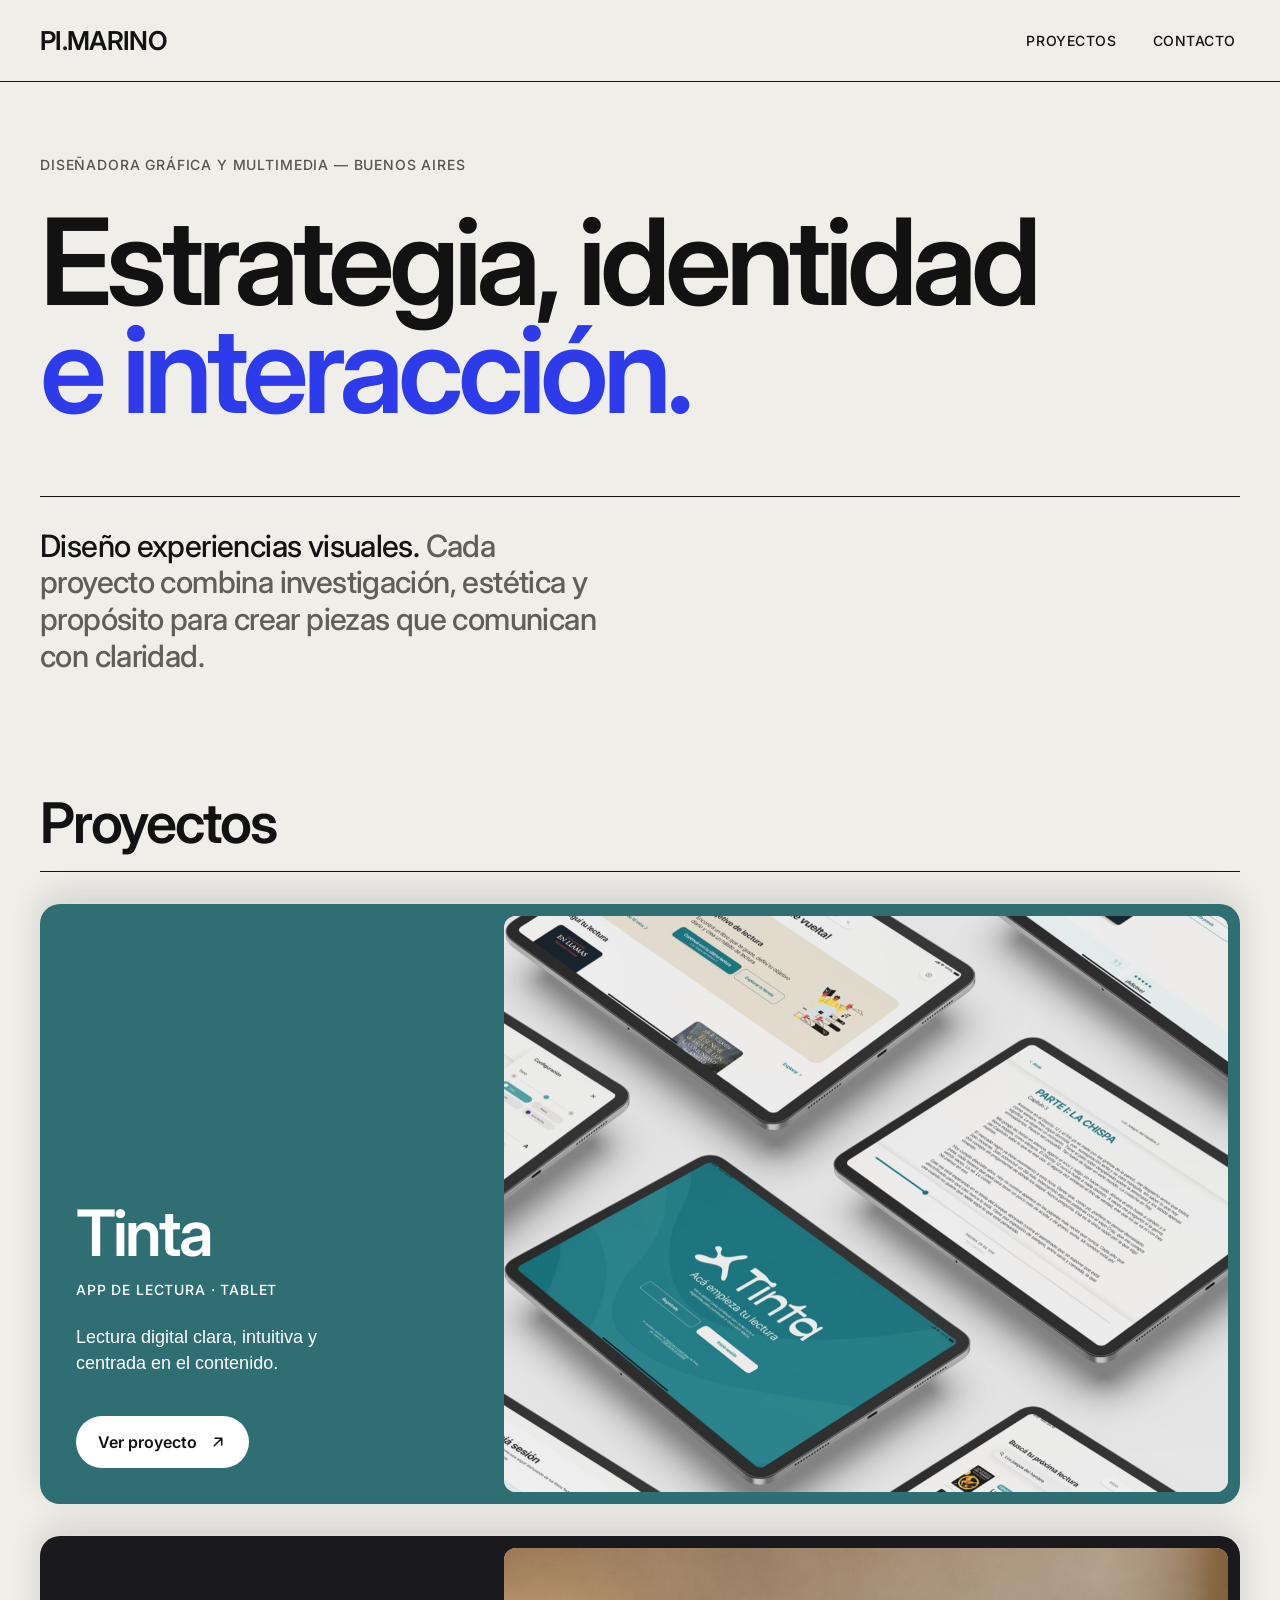
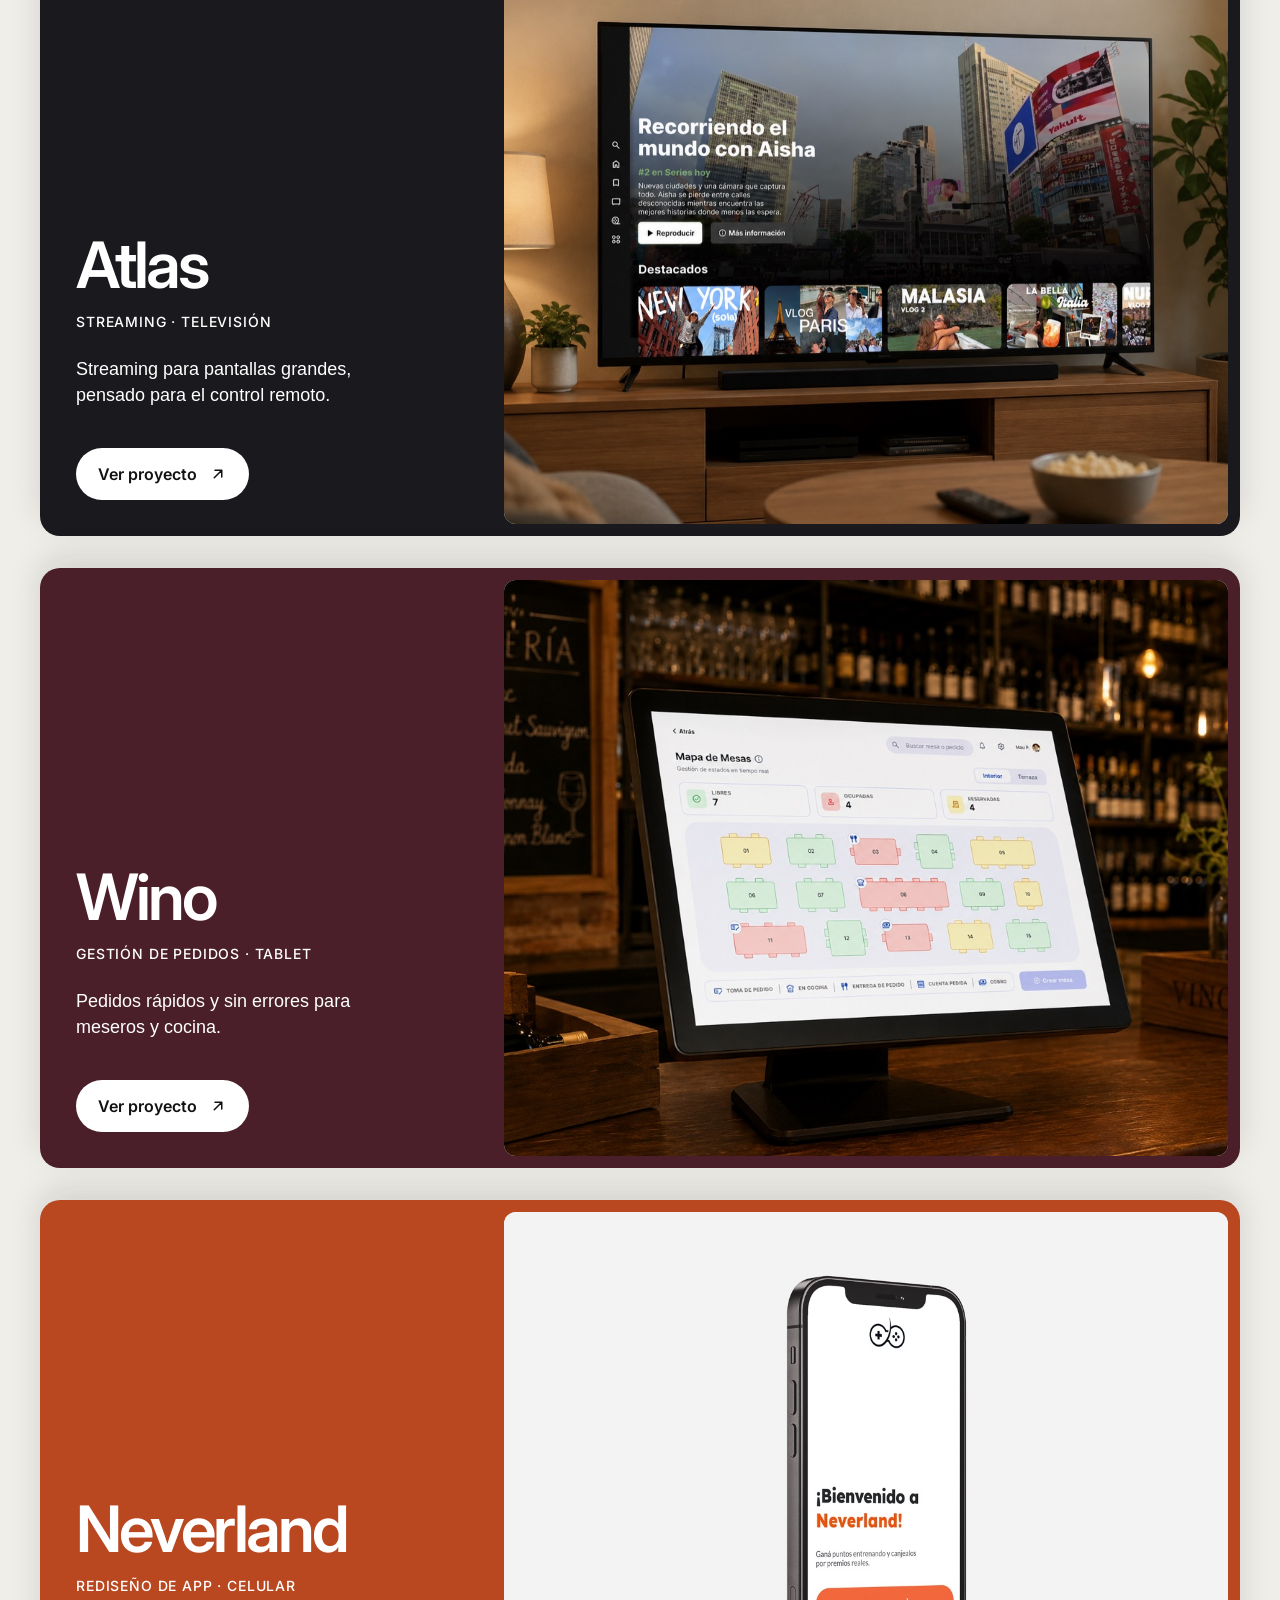
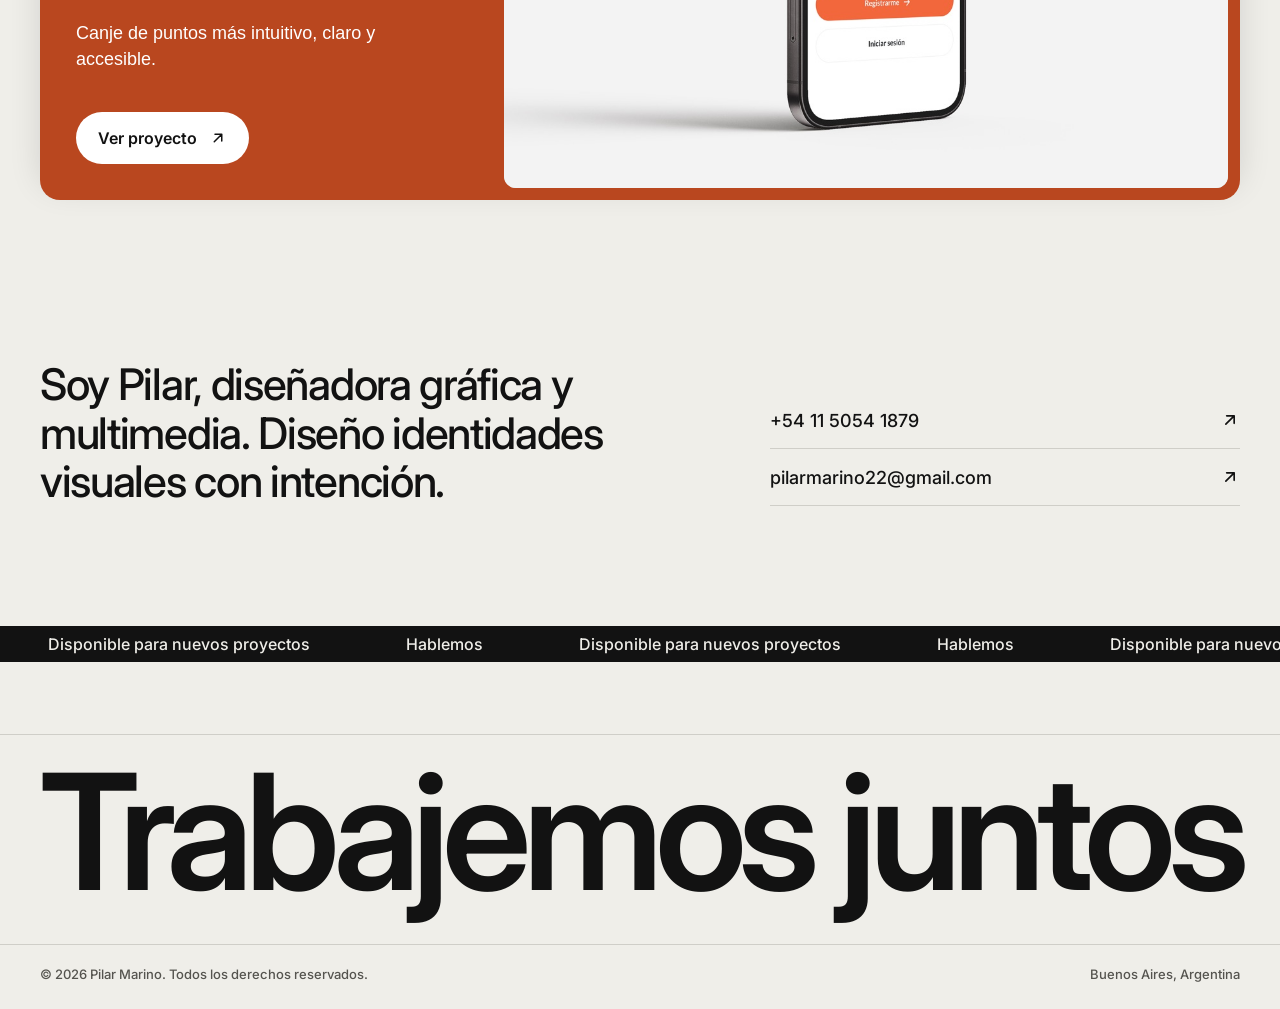
<file: index.html>
<!doctype html>
<html lang="es">
<head>
<meta charset="utf-8">
<title>Pilar Marino · Portfolio</title>
<meta name="viewport" content="width=device-width, initial-scale=1">
<meta name="description" content="Pilar Marino: diseñadora gráfica y multimedia en Buenos Aires. Estrategia, identidad e interacción.">
<link rel="preconnect" href="https://fonts.googleapis.com">
<link rel="preconnect" href="https://fonts.gstatic.com" crossorigin="anonymous">
<link href="https://fonts.googleapis.com/css2?family=Inter:opsz,wght@14..32,400..700&amp;display=swap" rel="stylesheet">
<link rel="stylesheet" href="css/estilos.css?v=10">
</head>
<body class="pagina-home">

<div class="home">

  <!-- Header -->
  <header class="encabezado">
    <div class="encabezado__inner">
      <a href="#inicio" class="encabezado__logo" aria-label="Pilar Marino, inicio">PI.MARINO</a>
      <nav class="encabezado__nav" aria-label="Principal">
        <a class="navlink" href="proyectos.html">Proyectos</a>
        <a class="navlink" href="#contacto">Contacto</a>
      </nav>
    </div>
  </header>

  <!-- Hero -->
  <section id="inicio" class="inicio">
    <p class="inicio__kicker">Diseñadora gráfica y multimedia — Buenos Aires</p>
    <h1 class="inicio__titulo"><span class="hw"><span class="hw__in">Estrategia,</span></span> <span class="hw"><span class="hw__in">identidad</span></span> <span class="inicio__resaltado"><span class="hw"><span class="hw__in">e</span></span> <span class="hw"><span class="hw__in">interacción.</span></span></span></h1>

    <div class="inicio__bajo">
      <p class="inicio__lead">Diseño experiencias visuales. <span class="inicio__lead-suave">Cada proyecto combina investigación, estética y propósito para crear piezas que comunican con claridad.</span></p>
    </div>
  </section>

  <!-- Proyectos -->
  <section id="proyectos" class="proyectos-home">
    <div class="proyectos-home__cab">
      <h2 class="proyectos-home__titulo">Proyectos&nbsp;</h2>
    </div>

    <div class="pilas">
      <a class="pcard pcard--tinta" href="proyecto-tinta.html">
        <div class="pcard__texto">
          <div class="pcard__info">
            <h3 class="pcard__titulo">Tinta</h3>
            <span class="pcard__meta">App de lectura · Tablet</span>
            <p class="pcard__desc">Lectura digital clara, intuitiva y centrada en el contenido.</p>
          </div>
          <span class="pbtn">Ver proyecto
            <svg class="parrow" aria-hidden="true" width="18" height="18" viewBox="0 0 24 24" fill="none" stroke="currentColor" stroke-width="2" stroke-linecap="round" stroke-linejoin="round"><path d="M7 17L17 7M8 7h9v9"></path></svg>
          </span>
        </div>
        <div class="pcard__media">
          <img class="pimg" src="assets/tinta/hero.jpg" alt="Mockups de la app Tinta en tablets">
        </div>
      </a>
      <a class="pcard pcard--atlas" href="proyecto-atlas.html">
        <div class="pcard__texto">
          <div class="pcard__info">
            <h3 class="pcard__titulo">Atlas</h3>
            <span class="pcard__meta">Streaming · Televisión</span>
            <p class="pcard__desc">Streaming para pantallas grandes, pensado para el control remoto.</p>
          </div>
          <span class="pbtn">Ver proyecto
            <svg class="parrow" aria-hidden="true" width="18" height="18" viewBox="0 0 24 24" fill="none" stroke="currentColor" stroke-width="2" stroke-linecap="round" stroke-linejoin="round"><path d="M7 17L17 7M8 7h9v9"></path></svg>
          </span>
        </div>
        <div class="pcard__media">
          <img class="pimg" src="assets/atlas/hero.jpg" alt="Interfaz de Atlas en un televisor">
        </div>
      </a>
      <a class="pcard pcard--wino" href="proyecto-wino.html">
        <div class="pcard__texto">
          <div class="pcard__info">
            <h3 class="pcard__titulo">Wino</h3>
            <span class="pcard__meta">Gestión de pedidos · Tablet</span>
            <p class="pcard__desc">Pedidos rápidos y sin errores para meseros y cocina.</p>
          </div>
          <span class="pbtn">Ver proyecto
            <svg class="parrow" aria-hidden="true" width="18" height="18" viewBox="0 0 24 24" fill="none" stroke="currentColor" stroke-width="2" stroke-linecap="round" stroke-linejoin="round"><path d="M7 17L17 7M8 7h9v9"></path></svg>
          </span>
        </div>
        <div class="pcard__media">
          <img class="pimg" src="assets/wino/hero.jpg" alt="Sistema Wino en una tablet sobre la barra de una vinería">
        </div>
      </a>
      <a class="pcard pcard--neverland" href="proyecto-neverland.html">
        <div class="pcard__texto">
          <div class="pcard__info">
            <h3 class="pcard__titulo pcard__titulo--largo">Neverland</h3>
            <span class="pcard__meta">Rediseño de app · Celular</span>
            <p class="pcard__desc">Canje de puntos más intuitivo, claro y accesible.</p>
          </div>
          <span class="pbtn">Ver proyecto
            <svg class="parrow" aria-hidden="true" width="18" height="18" viewBox="0 0 24 24" fill="none" stroke="currentColor" stroke-width="2" stroke-linecap="round" stroke-linejoin="round"><path d="M7 17L17 7M8 7h9v9"></path></svg>
          </span>
        </div>
        <div class="pcard__media">
          <img class="pimg" src="assets/neverland/hero.jpg" alt="Pantalla de bienvenida de la app Neverland en un celular">
        </div>
      </a>
    </div>
  </section>

  <!-- Sobre mí -->
  <section id="sobre-mi" class="sobre-home">
    <div class="sobre-home__col">
      <p class="reveal sobre-home__texto" aria-label="Soy Pilar, diseñadora gráfica y multimedia. Diseño identidades visuales con intención."><span class="word" aria-hidden="true">Soy </span><span class="word" aria-hidden="true">Pilar, </span><span class="word" aria-hidden="true">diseñadora </span><span class="word" aria-hidden="true">gráfica </span><span class="word" aria-hidden="true">y </span><span class="word" aria-hidden="true">multimedia. </span><span class="word" aria-hidden="true">Diseño </span><span class="word" aria-hidden="true">identidades </span><span class="word" aria-hidden="true">visuales </span><span class="word" aria-hidden="true">con </span><span class="word" aria-hidden="true">intención.</span></p>
    </div>
      <ul id="contacto" class="contacto-lista">
        <li><a class="crow" href="tel:+5491150541879">+54 11 5054 1879<svg aria-hidden="true" width="20" height="20" viewBox="0 0 24 24" fill="none" stroke="currentColor" stroke-width="2" stroke-linecap="round" stroke-linejoin="round"><path d="M7 17L17 7M8 7h9v9"></path></svg></a></li>
        <li><a class="crow crow--mail" href="mailto:pilarmarino22@gmail.com">pilarmarino22@gmail.com<svg aria-hidden="true" width="20" height="20" viewBox="0 0 24 24" fill="none" stroke="currentColor" stroke-width="2" stroke-linecap="round" stroke-linejoin="round"><path d="M7 17L17 7M8 7h9v9"></path></svg></a></li>
      </ul>
  </section>

  <!-- Contacto -->
  <section class="cierre">
    <div class="banda-movil" aria-label="Disponible para nuevos proyectos" role="img">
      <div class="marquee" aria-hidden="true">
        <span>Disponible para nuevos proyectos</span><span>Hablemos</span><span>Disponible para nuevos proyectos</span><span>Hablemos</span><span>Disponible para nuevos proyectos</span><span>Hablemos</span><span>Disponible para nuevos proyectos</span><span>Hablemos</span>
        <span>Disponible para nuevos proyectos</span><span>Hablemos</span><span>Disponible para nuevos proyectos</span><span>Hablemos</span><span>Disponible para nuevos proyectos</span><span>Hablemos</span><span>Disponible para nuevos proyectos</span><span>Hablemos</span>
      </div>
    </div>

    <div class="trabajemos">
      <h2 class="trabajemos__titulo">Trabajemos juntos</h2>
    </div>
  </section>

  <!-- Footer -->
  <footer class="pie">
    <div class="pie__fila">
      <span>© 2026 Pilar Marino. Todos los derechos reservados.</span>
      <span>Buenos Aires, Argentina</span>
    </div>
  </footer>

</div>

<script src="js/home.js?v=3"></script>
</body>
</html>
</file>
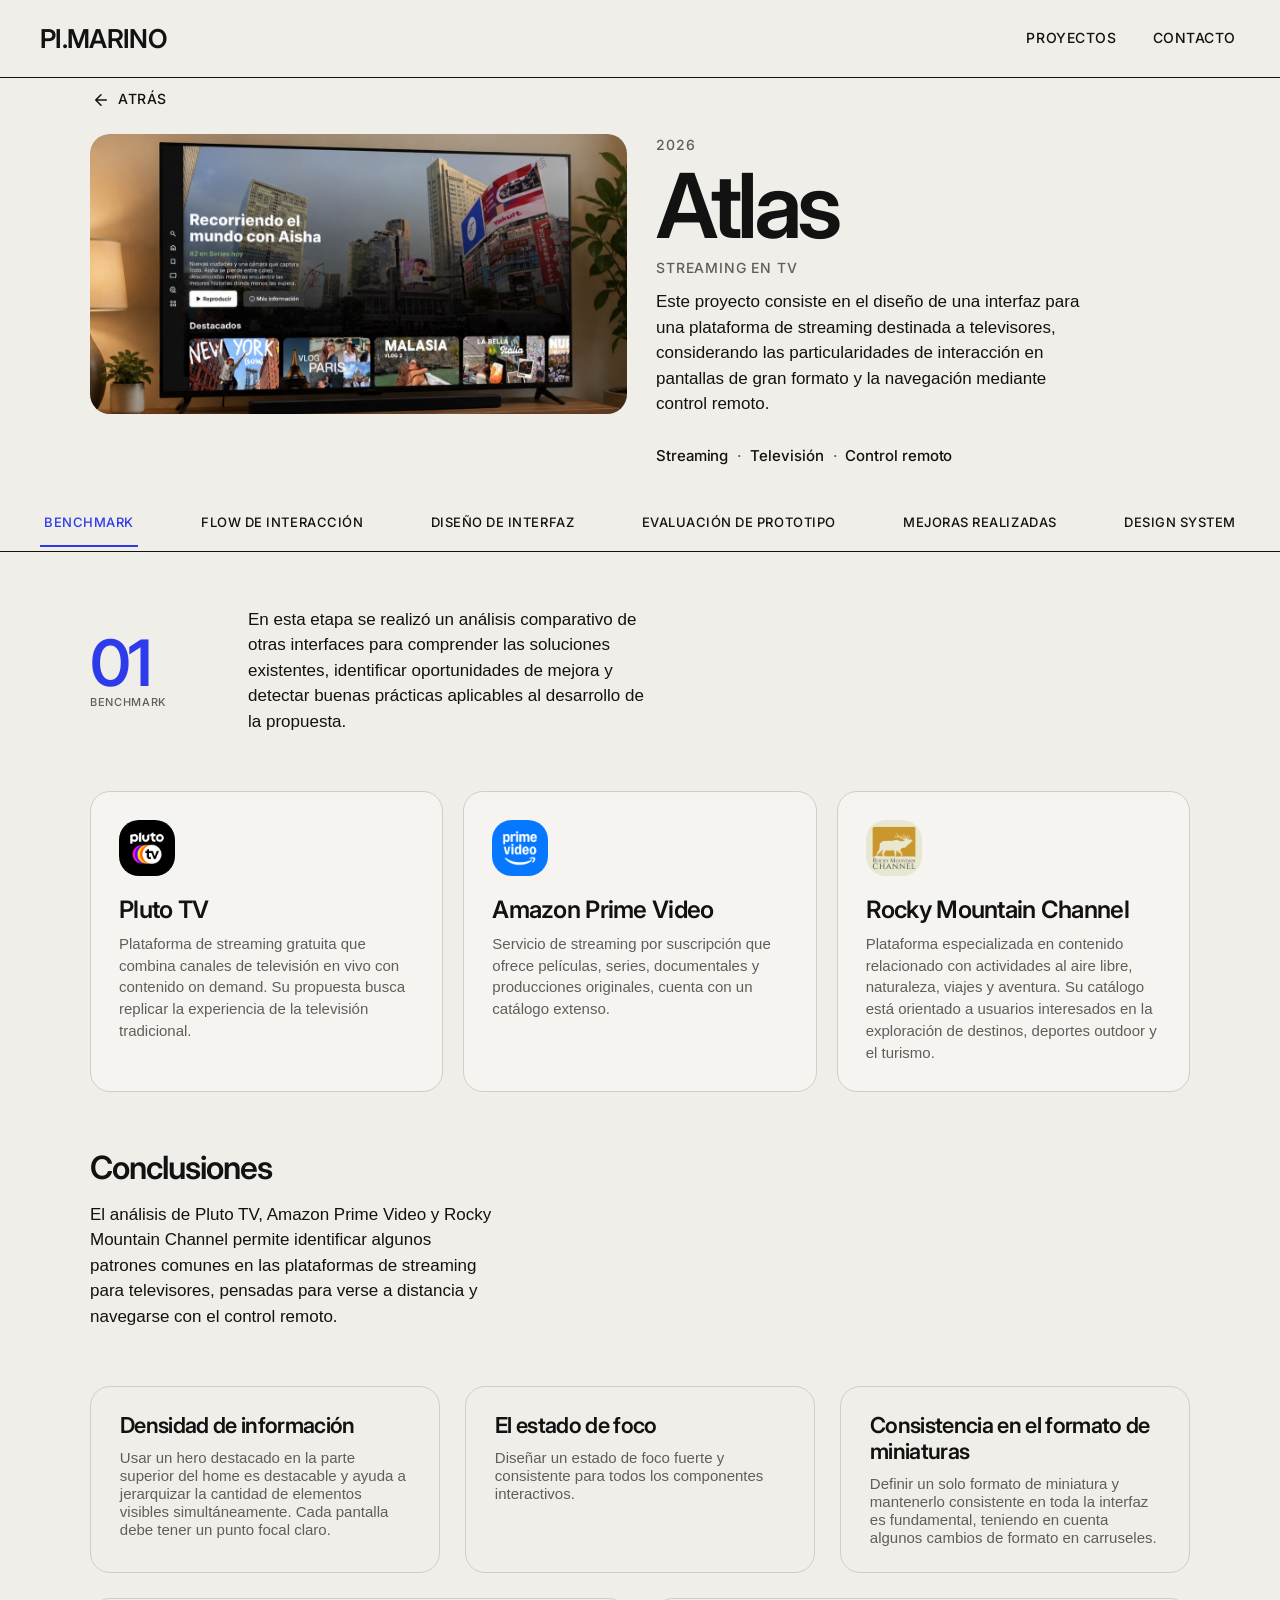
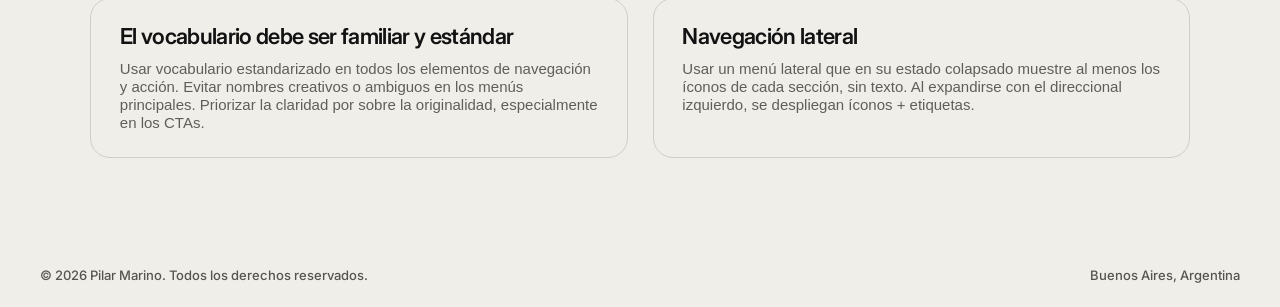
<file: proyecto-atlas.html>
<!DOCTYPE html>
<html lang="es">
<head>
  <meta charset="UTF-8">
  <meta name="viewport" content="width=device-width, initial-scale=1.0">
  <title>Atlas · Pilar Marino</title>
  <meta name="description" content="Atlas: interfaz de una plataforma de streaming para televisores.">
  <link rel="preconnect" href="https://fonts.googleapis.com">
  <link rel="preconnect" href="https://fonts.gstatic.com" crossorigin>
  <link href="https://fonts.googleapis.com/css2?family=Instrument+Serif:ital@0;1&family=Inter+Tight:wght@400;500;600;700&family=Inter:opsz,wght@14..32,500..700&display=swap" rel="stylesheet">
  <link rel="stylesheet" href="css/estilos.css?v=10">
</head>
<body>

  <!-- Header -->
  <header class="encabezado">
    <div class="encabezado__inner">
      <a href="index.html#inicio" class="encabezado__logo" aria-label="Pilar Marino, inicio">PI.MARINO</a>
      <nav class="encabezado__nav" aria-label="Principal">
        <a class="navlink" href="proyectos.html">Proyectos</a>
        <a class="navlink" href="index.html#contacto">Contacto</a>
      </nav>
    </div>
  </header>

  <main class="detalle">

    <!-- ============ CABECERA DEL PROYECTO ============ -->
    <div class="detalle__contenedor">
      <a href="proyectos.html" class="boton-atras">
        <svg class="boton-atras__icono" aria-hidden="true" width="18" height="18" viewBox="0 0 24 24" fill="none" stroke="currentColor" stroke-width="2" stroke-linecap="round" stroke-linejoin="round"><path d="M19 12H5M12 19l-7-7 7-7"></path></svg> Atrás
      </a>

      <section class="detalle__hero">
        <img src="assets/atlas/hero.jpg" alt="Pantalla de Atlas en un televisor" class="detalle__imagen" style="object-position:center 32%">
        <div class="detalle__info">
          <div class="detalle__textos">
            <p class="detalle__anio">2026</p>
            <h1 class="detalle__titulo">Atlas</h1>
            <p class="detalle__tipo">Streaming en TV</p>
            <p>Este proyecto consiste en el diseño de una interfaz para una plataforma de streaming destinada a televisores, considerando las particularidades de interacción en pantallas de gran formato y la navegación mediante control remoto.</p>
          </div>
          <ul class="detalle__tags">
            <li class="tag">Streaming</li>
            <li class="tag">Televisión</li>
            <li class="tag">Control remoto</li>
          </ul>
        </div>
      </section>
    </div>

    <!-- ============ BARRA DE SUBSECCIONES ============ -->
    <div class="subnav">
      <div class="subnav__inner" role="tablist" aria-label="Etapas del proyecto">
        <button class="subnav__boton" role="tab" id="tab-benchmark" aria-controls="benchmark" aria-selected="true">Benchmark</button>
        <button class="subnav__boton" role="tab" id="tab-flow" aria-controls="flow" aria-selected="false">Flow de interacción</button>
        <button class="subnav__boton" role="tab" id="tab-diseno" aria-controls="diseno" aria-selected="false">Diseño de interfaz</button>
        <button class="subnav__boton" role="tab" id="tab-evaluacion" aria-controls="evaluacion" aria-selected="false">Evaluación de prototipo</button>
        <button class="subnav__boton" role="tab" id="tab-mejoras" aria-controls="mejoras" aria-selected="false">Mejoras realizadas</button>
        <button class="subnav__boton" role="tab" id="tab-design-system" aria-controls="design-system" aria-selected="false">Design System</button>
      </div>
    </div>

    <!-- ============ 01 BENCHMARK ============ -->
    <section class="etapa" id="benchmark" role="tabpanel" aria-labelledby="tab-benchmark">
      <div class="etapa__intro">
        <div class="etapa__numero"><span>01</span><small>Benchmark</small></div>
        <p>En esta etapa se realizó un análisis comparativo de otras interfaces para comprender las soluciones existentes, identificar oportunidades de mejora y detectar buenas prácticas aplicables al desarrollo de la propuesta.</p>
      </div>

      <ul class="referentes">
        <li class="referente">
          <img src="assets/atlas/pluto.png" alt="Ícono de Pluto TV" class="redondeado">
          <div>
            <h3>Pluto TV</h3>
            <p>Plataforma de streaming gratuita que combina canales de televisión en vivo con contenido on demand. Su propuesta busca replicar la experiencia de la televisión tradicional.</p>
          </div>
        </li>
        <li class="referente">
          <img src="assets/atlas/prime.png" alt="Ícono de Amazon Prime Video" class="redondeado">
          <div>
            <h3>Amazon Prime Video</h3>
            <p>Servicio de streaming por suscripción que ofrece películas, series, documentales y producciones originales, cuenta con un catálogo extenso.</p>
          </div>
        </li>
        <li class="referente">
          <img src="assets/atlas/rocky.png" alt="Ícono de Rocky Mountain Channel" class="redondeado">
          <div>
            <h3>Rocky Mountain Channel</h3>
            <p>Plataforma especializada en contenido relacionado con actividades al aire libre, naturaleza, viajes y aventura. Su catálogo está orientado a usuarios interesados en la exploración de destinos, deportes outdoor y el turismo.</p>
          </div>
        </li>
      </ul>

      <div class="etapa__bloque">
        <h2 class="etapa__subtitulo">Conclusiones</h2>
        <p>El análisis de Pluto TV, Amazon Prime Video y Rocky Mountain Channel permite identificar algunos patrones comunes en las plataformas de streaming para televisores, pensadas para verse a distancia y navegarse con el control remoto.</p>
      </div>

      <ul class="tarjetas tarjetas--cinco">
        <li class="tarjeta"><h3>Densidad de información</h3><p>Usar un hero destacado en la parte superior del home es destacable y ayuda a jerarquizar la cantidad de elementos visibles simultáneamente. Cada pantalla debe tener un punto focal claro.</p></li>
        <li class="tarjeta"><h3>El estado de foco</h3><p>Diseñar un estado de foco fuerte y consistente para todos los componentes interactivos.</p></li>
        <li class="tarjeta"><h3>Consistencia en el formato de miniaturas</h3><p>Definir un solo formato de miniatura y mantenerlo consistente en toda la interfaz es fundamental, teniendo en cuenta algunos cambios de formato en carruseles.</p></li>
        <li class="tarjeta"><h3>El vocabulario debe ser familiar y estándar</h3><p>Usar vocabulario estandarizado en todos los elementos de navegación y acción. Evitar nombres creativos o ambiguos en los menús principales. Priorizar la claridad por sobre la originalidad, especialmente en los CTAs.</p></li>
        <li class="tarjeta"><h3>Navegación lateral</h3><p>Usar un menú lateral que en su estado colapsado muestre al menos los íconos de cada sección, sin texto. Al expandirse con el direccional izquierdo, se despliegan íconos + etiquetas.</p></li>
      </ul>
    </section>

    <!-- ============ 02 FLOWS ============ -->
    <section class="etapa" id="flow" role="tabpanel" aria-labelledby="tab-flow" hidden>
      <div class="etapa__intro">
        <div class="etapa__numero"><span>02</span><small>Flows</small></div>
        <p>Se definió el flujo de navegación para organizar el recorrido del usuario dentro de la interfaz, estableciendo la secuencia de acciones y la relación entre las diferentes pantallas o secciones con el fin de garantizar una experiencia clara y coherente.</p>
      </div>
      <div class="flujos">
        <figure class="flujo">
          <figcaption class="flujo__cab"><h3 class="flujo__titulo">Task flow</h3><p class="flujo__desc">Los pasos mínimos que hace el usuario para completar cada tarea.</p><span class="flujo__pista" aria-hidden="true">Deslizá para recorrerlo →</span></figcaption>
          <div class="flujo__lienzo" tabindex="0"><svg class="fl-svg" width="2432" height="893" viewBox="-16.0 -16.0 1736.9 637.5" role="img" aria-label="Task flow" xmlns="http://www.w3.org/2000/svg"><defs><marker id="fl-atlas-task" viewBox="0 0 10 10" refX="8.5" refY="5" markerWidth="6" markerHeight="6" orient="auto-start-reverse"><path d="M1 1L9 5L1 9" fill="none" stroke="context-stroke" stroke-width="1.6" stroke-linecap="round" stroke-linejoin="round"/></marker></defs><foreignObject width="644" height="13" transform="translate(0 0)"><p xmlns="http://www.w3.org/1999/xhtml" style="font-size:11.3px;font-weight:600">Meta 1</p></foreignObject><rect width="1696.9" height="106.7" rx="39.5" fill="#000000" fill-opacity="0.1" transform="translate(0 27.9)"/><rect width="95.9" height="38.4" rx="45.2" fill="#000000" fill-opacity="0.1" transform="translate(39.5 62.1)"/><foreignObject width="83" height="13" transform="translate(48 75.8)"><p xmlns="http://www.w3.org/1999/xhtml" style="font-size:9px;font-weight:300;text-align:center;white-space:nowrap">Apertura de la app</p></foreignObject><path d="M 0 0 L 14.1 0" fill="none" stroke="#000000" stroke-opacity="0.5" stroke-width="1.1" stroke-linecap="round" stroke-linejoin="round" marker-end="url(#fl-atlas-task)" transform="translate(146.2 81.3)"/><rect width="97.9" height="38.4" rx="45.2" fill="#000000" fill-opacity="0.1" transform="translate(171.1 62.1)"/><foreignObject width="85" height="13" transform="translate(179.6 75.8)"><p xmlns="http://www.w3.org/1999/xhtml" style="font-size:9px;font-weight:300;text-align:center;white-space:nowrap">Selección del perfil</p></foreignObject><path d="M 0 0 L 14.1 0" fill="none" stroke="#000000" stroke-opacity="0.5" stroke-width="1.1" stroke-linecap="round" stroke-linejoin="round" marker-end="url(#fl-atlas-task)" transform="translate(279.8 81.3)"/><rect width="88.9" height="38.4" rx="45.2" fill="#000000" fill-opacity="0.1" transform="translate(304.6 62.1)"/><foreignObject width="76" height="13" transform="translate(313.1 75.8)"><p xmlns="http://www.w3.org/1999/xhtml" style="font-size:9px;font-weight:300;text-align:center;white-space:nowrap">Pantalla de inicio</p></foreignObject><path d="M 0 0 L 14.1 0" fill="none" stroke="#000000" stroke-opacity="0.5" stroke-width="1.1" stroke-linecap="round" stroke-linejoin="round" marker-end="url(#fl-atlas-task)" transform="translate(404.3 81.3)"/><rect width="113.5" height="38.4" rx="45.2" fill="#000000" fill-opacity="0.1" transform="translate(429.2 62.1)"/><foreignObject width="96.6" height="24" transform="translate(437.6 70.3)"><p xmlns="http://www.w3.org/1999/xhtml" style="font-size:9px;font-weight:300;text-align:center">Navegación vertical entre categorías</p></foreignObject><path d="M 0 0 L 14.1 0" fill="none" stroke="#000000" stroke-opacity="0.5" stroke-width="1.1" stroke-linecap="round" stroke-linejoin="round" marker-end="url(#fl-atlas-task)" transform="translate(553.4 81.3)"/><rect width="137.3" height="38.9" rx="45.2" fill="#000000" fill-opacity="0.1" transform="translate(578.3 61.8)"/><foreignObject width="120.3" height="24" transform="translate(586.8 70.3)"><p xmlns="http://www.w3.org/1999/xhtml" style="font-size:9px;font-weight:300;text-align:center">Navegación horizontal en el carrusel de una categoría</p></foreignObject><path d="M 0 0 L 14.1 0" fill="none" stroke="#000000" stroke-opacity="0.5" stroke-width="1.1" stroke-linecap="round" stroke-linejoin="round" marker-end="url(#fl-atlas-task)" transform="translate(726.3 81.3)"/><rect width="118.9" height="38.4" rx="45.2" fill="#000000" fill-opacity="0.1" transform="translate(751.2 62.1)"/><foreignObject width="106" height="13" transform="translate(759.6 75.8)"><p xmlns="http://www.w3.org/1999/xhtml" style="font-size:9px;font-weight:300;text-align:center;white-space:nowrap">Selección del contenido</p></foreignObject><path d="M 0 0 L 14.1 0" fill="none" stroke="#000000" stroke-opacity="0.5" stroke-width="1.1" stroke-linecap="round" stroke-linejoin="round" marker-end="url(#fl-atlas-task)" transform="translate(880.8 81.3)"/><rect width="143.5" height="38.4" rx="45.2" fill="#000000" fill-opacity="0.1" transform="translate(905.7 62.1)"/><foreignObject width="123" height="13" transform="translate(917.9 75.8)"><p xmlns="http://www.w3.org/1999/xhtml" style="font-size:9px;font-weight:300;text-align:center;white-space:nowrap">Reproducción del contenido</p></foreignObject><path d="M 0 0 L 14.1 0" fill="none" stroke="#000000" stroke-opacity="0.5" stroke-width="1.1" stroke-linecap="round" stroke-linejoin="round" marker-end="url(#fl-atlas-task)" transform="translate(1059.9 81.3)"/><rect width="87.9" height="38.4" rx="45.2" fill="#000000" fill-opacity="0.1" transform="translate(1084.8 62.1)"/><foreignObject width="75" height="13" transform="translate(1093.2 75.8)"><p xmlns="http://www.w3.org/1999/xhtml" style="font-size:9px;font-weight:300;text-align:center;white-space:nowrap">Ajuste de idioma</p></foreignObject><path d="M 0 0 L 14.1 0" fill="none" stroke="#000000" stroke-opacity="0.5" stroke-width="1.1" stroke-linecap="round" stroke-linejoin="round" marker-end="url(#fl-atlas-task)" transform="translate(1183.4 81.3)"/><rect width="147.9" height="38.4" rx="45.2" fill="#000000" fill-opacity="0.1" transform="translate(1208.3 62.1)"/><foreignObject width="135" height="13" transform="translate(1216.8 75.8)"><p xmlns="http://www.w3.org/1999/xhtml" style="font-size:9px;font-weight:300;text-align:center;white-space:nowrap">Ajuste de tamaño de subtítulos</p></foreignObject><foreignObject width="644" height="13" transform="translate(0 157.3)"><p xmlns="http://www.w3.org/1999/xhtml" style="font-size:11.3px;font-weight:600;color:#0a0a0a">Meta 2</p></foreignObject><rect width="1696.9" height="106.2" rx="39.5" fill="#000000" fill-opacity="0.1" transform="translate(0 185.2)"/><rect width="95.9" height="38.4" rx="45.2" fill="#000000" fill-opacity="0.1" transform="translate(39.5 219.1)"/><foreignObject width="83" height="13" transform="translate(48 232.8)"><p xmlns="http://www.w3.org/1999/xhtml" style="font-size:9px;font-weight:300;text-align:center;white-space:nowrap">Apertura de la app</p></foreignObject><path d="M 0 0 L 14.1 0" fill="none" stroke="#000000" stroke-opacity="0.5" stroke-width="1.1" stroke-linecap="round" stroke-linejoin="round" marker-end="url(#fl-atlas-task)" transform="translate(146.2 238.3)"/><rect width="94.9" height="38.4" rx="45.2" fill="#000000" fill-opacity="0.1" transform="translate(171.1 219.1)"/><foreignObject width="82" height="13" transform="translate(179.6 232.8)"><p xmlns="http://www.w3.org/1999/xhtml" style="font-size:9px;font-weight:300;text-align:center;white-space:nowrap">Creación del perfil</p></foreignObject><path d="M 0 0 L 14.1 0" fill="none" stroke="#000000" stroke-opacity="0.5" stroke-width="1.1" stroke-linecap="round" stroke-linejoin="round" marker-end="url(#fl-atlas-task)" transform="translate(276.8 238.3)"/><rect width="130.5" height="38.4" rx="45.2" fill="#000000" fill-opacity="0.1" transform="translate(301.6 219.1)"/><foreignObject width="113.5" height="24" transform="translate(310.1 227.3)"><p xmlns="http://www.w3.org/1999/xhtml" style="font-size:9px;font-weight:300;text-align:center">Configuración de restricciones de contenido</p></foreignObject><path d="M 0 0 L 14.1 0" fill="none" stroke="#000000" stroke-opacity="0.5" stroke-width="1.1" stroke-linecap="round" stroke-linejoin="round" marker-end="url(#fl-atlas-task)" transform="translate(442.8 238.3)"/><rect width="88.9" height="38.4" rx="45.2" fill="#000000" fill-opacity="0.1" transform="translate(467.7 219.1)"/><foreignObject width="76" height="13" transform="translate(476.2 232.8)"><p xmlns="http://www.w3.org/1999/xhtml" style="font-size:9px;font-weight:300;text-align:center;white-space:nowrap">Pantalla de inicio</p></foreignObject><path d="M 0 0 L 14.1 0" fill="none" stroke="#000000" stroke-opacity="0.5" stroke-width="1.1" stroke-linecap="round" stroke-linejoin="round" marker-end="url(#fl-atlas-task)" transform="translate(567.4 238.3)"/><rect width="95.9" height="38.4" rx="45.2" fill="#000000" fill-opacity="0.1" transform="translate(592.2 219.1)"/><foreignObject width="83" height="13" transform="translate(600.7 232.8)"><p xmlns="http://www.w3.org/1999/xhtml" style="font-size:9px;font-weight:300;text-align:center;white-space:nowrap">Apertura del menú</p></foreignObject><path d="M 0 0 L 14.1 0" fill="none" stroke="#000000" stroke-opacity="0.5" stroke-width="1.1" stroke-linecap="round" stroke-linejoin="round" marker-end="url(#fl-atlas-task)" transform="translate(698.9 238.3)"/><rect width="96.9" height="38.4" rx="45.2" fill="#000000" fill-opacity="0.1" transform="translate(723.8 219.1)"/><foreignObject width="84" height="13" transform="translate(732.2 232.8)"><p xmlns="http://www.w3.org/1999/xhtml" style="font-size:9px;font-weight:300;text-align:center;white-space:nowrap">Cambio de perfiles</p></foreignObject><path d="M 0 0 L 14.1 0" fill="none" stroke="#000000" stroke-opacity="0.5" stroke-width="1.1" stroke-linecap="round" stroke-linejoin="round" marker-end="url(#fl-atlas-task)" transform="translate(831.5 238.3)"/><rect width="88.9" height="38.4" rx="45.2" fill="#000000" fill-opacity="0.1" transform="translate(856.3 219.1)"/><foreignObject width="76" height="13" transform="translate(864.8 232.8)"><p xmlns="http://www.w3.org/1999/xhtml" style="font-size:9px;font-weight:300;text-align:center;white-space:nowrap">Pantalla de inicio</p></foreignObject><path d="M 0 0 L 14.1 0" fill="none" stroke="#000000" stroke-opacity="0.5" stroke-width="1.1" stroke-linecap="round" stroke-linejoin="round" marker-end="url(#fl-atlas-task)" transform="translate(956 238.3)"/><rect width="108.9" height="38.4" rx="45.2" fill="#000000" fill-opacity="0.1" transform="translate(980.8 219.1)"/><foreignObject width="96" height="13" transform="translate(989.3 232.8)"><p xmlns="http://www.w3.org/1999/xhtml" style="font-size:9px;font-weight:300;text-align:center;white-space:nowrap">Sección de búsqueda</p></foreignObject><path d="M 0 0 L 14.1 0" fill="none" stroke="#000000" stroke-opacity="0.5" stroke-width="1.1" stroke-linecap="round" stroke-linejoin="round" marker-end="url(#fl-atlas-task)" transform="translate(1100.5 238.3)"/><rect width="105.1" height="38.4" rx="45.2" fill="#000000" fill-opacity="0.1" transform="translate(1125.4 219.1)"/><foreignObject width="88.1" height="24" transform="translate(1133.9 227.3)"><p xmlns="http://www.w3.org/1999/xhtml" style="font-size:9px;font-weight:300;text-align:center">Búsqueda de un contenido con filtros</p></foreignObject><path d="M 0 0 L 14.1 0" fill="none" stroke="#000000" stroke-opacity="0.5" stroke-width="1.1" stroke-linecap="round" stroke-linejoin="round" marker-end="url(#fl-atlas-task)" transform="translate(1241.2 238.3)"/><rect width="105.1" height="38.4" rx="45.2" fill="#000000" fill-opacity="0.1" transform="translate(1266 219.1)"/><foreignObject width="88.1" height="24" transform="translate(1274.5 227.3)"><p xmlns="http://www.w3.org/1999/xhtml" style="font-size:9px;font-weight:300;text-align:center">Detalle del contenido buscado</p></foreignObject><foreignObject width="644" height="13" transform="translate(0 314)"><p xmlns="http://www.w3.org/1999/xhtml" style="font-size:11.3px;font-weight:600;color:#0a0a0a">Meta 3</p></foreignObject><rect width="1696.9" height="106.7" rx="39.5" fill="#000000" fill-opacity="0.1" transform="translate(0 342)"/><rect width="95.9" height="38.4" rx="45.2" fill="#000000" fill-opacity="0.1" transform="translate(39.5 376.1)"/><foreignObject width="83" height="13" transform="translate(48 389.8)"><p xmlns="http://www.w3.org/1999/xhtml" style="font-size:9px;font-weight:300;text-align:center;white-space:nowrap">Apertura de la app</p></foreignObject><path d="M 0 0 L 14.1 0" fill="none" stroke="#000000" stroke-opacity="0.5" stroke-width="1.1" stroke-linecap="round" stroke-linejoin="round" marker-end="url(#fl-atlas-task)" transform="translate(146.2 395.3)"/><rect width="97.9" height="38.4" rx="45.2" fill="#000000" fill-opacity="0.1" transform="translate(171.1 376.1)"/><foreignObject width="85" height="13" transform="translate(179.6 389.8)"><p xmlns="http://www.w3.org/1999/xhtml" style="font-size:9px;font-weight:300;text-align:center;white-space:nowrap">Selección del perfil</p></foreignObject><path d="M 0 0 L 14.1 0" fill="none" stroke="#000000" stroke-opacity="0.5" stroke-width="1.1" stroke-linecap="round" stroke-linejoin="round" marker-end="url(#fl-atlas-task)" transform="translate(279.8 395.3)"/><rect width="88.9" height="38.4" rx="45.2" fill="#000000" fill-opacity="0.1" transform="translate(304.6 376.1)"/><foreignObject width="76" height="13" transform="translate(313.1 389.8)"><p xmlns="http://www.w3.org/1999/xhtml" style="font-size:9px;font-weight:300;text-align:center;white-space:nowrap">Pantalla de inicio</p></foreignObject><path d="M 0 0 L 14.1 0" fill="none" stroke="#000000" stroke-opacity="0.5" stroke-width="1.1" stroke-linecap="round" stroke-linejoin="round" marker-end="url(#fl-atlas-task)" transform="translate(404.3 395.3)"/><rect width="113.5" height="38.4" rx="45.2" fill="#000000" fill-opacity="0.1" transform="translate(429.2 376.1)"/><foreignObject width="96.6" height="24" transform="translate(437.6 384.3)"><p xmlns="http://www.w3.org/1999/xhtml" style="font-size:9px;font-weight:300;text-align:center">Navegación vertical entre categorías</p></foreignObject><path d="M 0 0 L 14.1 0" fill="none" stroke="#000000" stroke-opacity="0.5" stroke-width="1.1" stroke-linecap="round" stroke-linejoin="round" marker-end="url(#fl-atlas-task)" transform="translate(553.4 395.3)"/><rect width="137.3" height="38.9" rx="45.2" fill="#000000" fill-opacity="0.1" transform="translate(578.3 375.9)"/><foreignObject width="120.3" height="24" transform="translate(586.8 384.3)"><p xmlns="http://www.w3.org/1999/xhtml" style="font-size:9px;font-weight:300;text-align:center">Navegación horizontal en el carrusel de una categoría</p></foreignObject><path d="M 0 0 L 14.1 0" fill="none" stroke="#000000" stroke-opacity="0.5" stroke-width="1.1" stroke-linecap="round" stroke-linejoin="round" marker-end="url(#fl-atlas-task)" transform="translate(726.3 395.3)"/><rect width="118.9" height="38.4" rx="45.2" fill="#000000" fill-opacity="0.1" transform="translate(751.2 376.1)"/><foreignObject width="106" height="13" transform="translate(759.6 389.8)"><p xmlns="http://www.w3.org/1999/xhtml" style="font-size:9px;font-weight:300;text-align:center;white-space:nowrap">Selección del contenido</p></foreignObject><path d="M 0 0 L 14.1 0" fill="none" stroke="#000000" stroke-opacity="0.5" stroke-width="1.1" stroke-linecap="round" stroke-linejoin="round" marker-end="url(#fl-atlas-task)" transform="translate(880.8 395.3)"/><rect width="94.9" height="38.4" rx="45.2" fill="#000000" fill-opacity="0.1" transform="translate(905.7 376.1)"/><foreignObject width="82" height="13" transform="translate(914.2 389.8)"><p xmlns="http://www.w3.org/1999/xhtml" style="font-size:9px;font-weight:300;text-align:center;white-space:nowrap">Pantalla de detalle</p></foreignObject><path d="M 0 0 L 14.1 0" fill="none" stroke="#000000" stroke-opacity="0.5" stroke-width="1.1" stroke-linecap="round" stroke-linejoin="round" marker-end="url(#fl-atlas-task)" transform="translate(1011.4 395.3)"/><rect width="131.6" height="38.4" rx="45.2" fill="#000000" fill-opacity="0.1" transform="translate(1036.2 376.1)"/><foreignObject width="114.7" height="24" transform="translate(1044.7 384.3)"><p xmlns="http://www.w3.org/1999/xhtml" style="font-size:9px;font-weight:300;text-align:center">Agrega el contenido a una nueva lista colaborativa</p></foreignObject><path d="M 0 0 L 14.1 0" fill="none" stroke="#000000" stroke-opacity="0.5" stroke-width="1.1" stroke-linecap="round" stroke-linejoin="round" marker-end="url(#fl-atlas-task)" transform="translate(1178.6 395.3)"/><rect width="143.5" height="38.4" rx="45.2" fill="#000000" fill-opacity="0.1" transform="translate(1203.4 376.1)"/><foreignObject width="123" height="13" transform="translate(1215.7 389.8)"><p xmlns="http://www.w3.org/1999/xhtml" style="font-size:9px;font-weight:300;text-align:center;white-space:nowrap">Reproducción del contenido</p></foreignObject><path d="M 0 0 L 14.1 0" fill="none" stroke="#000000" stroke-opacity="0.5" stroke-width="1.1" stroke-linecap="round" stroke-linejoin="round" marker-end="url(#fl-atlas-task)" transform="translate(1357.7 395.3)"/><rect width="127.7" height="38.4" rx="45.2" fill="#000000" fill-opacity="0.1" transform="translate(1382.5 376.1)"/><foreignObject width="110.7" height="24" transform="translate(1391 384.3)"><p xmlns="http://www.w3.org/1999/xhtml" style="font-size:9px;font-weight:300;text-align:center">Inicia una sesión de visualización compartida</p></foreignObject><path d="M 0 0 L 14.1 0" fill="none" stroke="#000000" stroke-opacity="0.5" stroke-width="1.1" stroke-linecap="round" stroke-linejoin="round" marker-end="url(#fl-atlas-task)" transform="translate(1520.9 395.3)"/><rect width="127.1" height="38.4" rx="45.2" fill="#000000" fill-opacity="0.1" transform="translate(1545.8 376.1)"/><foreignObject width="110.2" height="24" transform="translate(1554.3 384.3)"><p xmlns="http://www.w3.org/1999/xhtml" style="font-size:9px;font-weight:300;text-align:center">Reproducción compartida del contenido</p></foreignObject><foreignObject width="644" height="13" transform="translate(0 471.3)"><p xmlns="http://www.w3.org/1999/xhtml" style="font-size:11.3px;font-weight:600;color:#0a0a0a">Meta 4</p></foreignObject><rect width="1696.9" height="106.2" rx="39.5" fill="#000000" fill-opacity="0.1" transform="translate(0 499.3)"/><rect width="95.9" height="38.4" rx="45.2" fill="#000000" fill-opacity="0.1" transform="translate(39.5 533.2)"/><foreignObject width="83" height="13" transform="translate(48 546.9)"><p xmlns="http://www.w3.org/1999/xhtml" style="font-size:9px;font-weight:300;text-align:center;white-space:nowrap">Apertura de la app</p></foreignObject><path d="M 0 0 L 14.1 0" fill="none" stroke="#000000" stroke-opacity="0.5" stroke-width="1.1" stroke-linecap="round" stroke-linejoin="round" marker-end="url(#fl-atlas-task)" transform="translate(146.2 552.4)"/><rect width="97.9" height="38.4" rx="45.2" fill="#000000" fill-opacity="0.1" transform="translate(171.1 533.2)"/><foreignObject width="85" height="13" transform="translate(179.6 546.9)"><p xmlns="http://www.w3.org/1999/xhtml" style="font-size:9px;font-weight:300;text-align:center;white-space:nowrap">Selección del perfil</p></foreignObject><path d="M 0 0 L 14.1 0" fill="none" stroke="#000000" stroke-opacity="0.5" stroke-width="1.1" stroke-linecap="round" stroke-linejoin="round" marker-end="url(#fl-atlas-task)" transform="translate(279.8 552.4)"/><rect width="88.9" height="38.4" rx="45.2" fill="#000000" fill-opacity="0.1" transform="translate(304.6 533.2)"/><foreignObject width="76" height="13" transform="translate(313.1 546.9)"><p xmlns="http://www.w3.org/1999/xhtml" style="font-size:9px;font-weight:300;text-align:center;white-space:nowrap">Pantalla de inicio</p></foreignObject><path d="M 0 0 L 14.1 0" fill="none" stroke="#000000" stroke-opacity="0.5" stroke-width="1.1" stroke-linecap="round" stroke-linejoin="round" marker-end="url(#fl-atlas-task)" transform="translate(404.3 552.4)"/><rect width="107.3" height="38.4" rx="45.2" fill="#000000" fill-opacity="0.1" transform="translate(429.2 533.2)"/><foreignObject width="90.4" height="24" transform="translate(437.6 541.4)"><p xmlns="http://www.w3.org/1999/xhtml" style="font-size:9px;font-weight:300;text-align:center">Accede a la sección “Mis Guardados”</p></foreignObject><path d="M 0 0 L 14.1 0" fill="none" stroke="#000000" stroke-opacity="0.5" stroke-width="1.1" stroke-linecap="round" stroke-linejoin="round" marker-end="url(#fl-atlas-task)" transform="translate(547.2 552.4)"/><rect width="85.9" height="38.4" rx="45.2" fill="#000000" fill-opacity="0.1" transform="translate(572.1 533.2)"/><foreignObject width="73" height="13" transform="translate(580.6 546.9)"><p xmlns="http://www.w3.org/1999/xhtml" style="font-size:9px;font-weight:300;text-align:center;white-space:nowrap">Lista de historial</p></foreignObject><path d="M 0 0 L 14.1 0" fill="none" stroke="#000000" stroke-opacity="0.5" stroke-width="1.1" stroke-linecap="round" stroke-linejoin="round" marker-end="url(#fl-atlas-task)" transform="translate(668.8 552.4)"/><rect width="104.9" height="38.4" rx="45.2" fill="#000000" fill-opacity="0.1" transform="translate(693.6 533.2)"/><foreignObject width="92" height="13" transform="translate(702.1 546.9)"><p xmlns="http://www.w3.org/1999/xhtml" style="font-size:9px;font-weight:300;text-align:center;white-space:nowrap">Elimina un contenido</p></foreignObject></svg></div>
        </figure>
        <figure class="flujo">
          <figcaption class="flujo__cab"><h3 class="flujo__titulo">User flow</h3><p class="flujo__desc">Todas las decisiones y caminos posibles dentro de la app.</p><span class="flujo__pista" aria-hidden="true">Deslizá para recorrerlo →</span></figcaption>
          <div class="flujo__lienzo" tabindex="0"><svg class="fl-svg" width="6981" height="1334" viewBox="4.0 4.0 3490.5 666.9" role="img" aria-label="User flow" xmlns="http://www.w3.org/2000/svg"><defs><marker id="fl-atlas-user" viewBox="0 0 10 10" refX="8.5" refY="5" markerWidth="6" markerHeight="6" orient="auto-start-reverse"><path d="M1 1L9 5L1 9" fill="none" stroke="context-stroke" stroke-width="1.6" stroke-linecap="round" stroke-linejoin="round"/></marker></defs><foreignObject width="512.7" height="11" transform="translate(20 20)"><p xmlns="http://www.w3.org/1999/xhtml" style="font-size:9px;font-weight:600">Meta 1</p></foreignObject><rect width="3450.5" height="150.7" rx="31.5" fill="#000000" fill-opacity="0.1" transform="translate(20 42.5)"/><path d="M 0 0 L 0 18" fill="none" stroke="#9c9a92" stroke-width="0.7" stroke-linecap="round" stroke-linejoin="round" marker-start="url(#fl-atlas-user)" transform="matrix(0 1 -1 0 141.4 148.2)"/><path d="M9 0 L107.9 0 L98.9 19.8 L0 19.8 L9 0 Z" fill="#ffdbc2" transform="translate(314.6 137.8)"/><foreignObject width="66.1" height="10" transform="translate(335.3 143.7)"><p xmlns="http://www.w3.org/1999/xhtml" style="font-size:6.3px;text-align:center">Selecciona el perfil</p></foreignObject><path d="M36 21.6 C55.9 21.6 72 16.8 72 10.8 C72 4.8 55.9 0 36 0 C16.1 0 0 4.8 0 10.8 C0 16.8 16.1 21.6 36 21.6 Z" fill="#000000" fill-opacity="0.7" transform="translate(51.5 136.9)"/><foreignObject width="60" height="10" transform="translate(60 144.1)"><p xmlns="http://www.w3.org/1999/xhtml" style="font-size:6.3px;color:#ffffff;text-align:center;white-space:nowrap">Apertura de la app</p></foreignObject><rect width="67.8" height="18.8" rx="2.7" fill="#000000" fill-opacity="0.2" transform="translate(225.5 138.3)"/><foreignObject width="61" height="10" transform="translate(230.9 143.7)"><p xmlns="http://www.w3.org/1999/xhtml" style="font-size:6.3px;text-align:center;white-space:nowrap">Pantalla de perfiles</p></foreignObject><rect width="61.8" height="18.8" rx="2.7" fill="#000000" fill-opacity="0.2" transform="translate(439.6 137.8)"/><foreignObject width="55" height="10" transform="translate(445 143.2)"><p xmlns="http://www.w3.org/1999/xhtml" style="font-size:6.3px;text-align:center;white-space:nowrap">Pantalla de inicio</p></foreignObject><rect width="58" height="18.8" rx="2.7" fill="#000000" fill-opacity="0.2" transform="translate(145.9 138.3)"/><foreignObject width="47.2" height="10" transform="translate(151.3 143.7)"><p xmlns="http://www.w3.org/1999/xhtml" style="font-size:6.3px;text-align:center">Splashscreen</p></foreignObject><rect width="74.7" height="26.8" rx="2.7" fill="#000000" fill-opacity="0.2" transform="translate(662.7 134.7)"/><foreignObject width="63.9" height="18" transform="translate(668.1 140.1)"><p xmlns="http://www.w3.org/1999/xhtml" style="font-size:6.3px;text-align:center">Pantalla de detalle del contenido</p></foreignObject><rect width="81.8" height="18.8" rx="2.7" fill="#000000" fill-opacity="0.2" transform="translate(874.1 138.3)"/><foreignObject width="75" height="10" transform="translate(879.5 143.7)"><p xmlns="http://www.w3.org/1999/xhtml" style="font-size:6.3px;text-align:center;white-space:nowrap">Temporadas y capítulos</p></foreignObject><rect width="92.8" height="18.8" rx="2.7" fill="#000000" fill-opacity="0.2" transform="translate(1242.4 137.4)"/><foreignObject width="86" height="10" transform="translate(1247.8 142.8)"><p xmlns="http://www.w3.org/1999/xhtml" style="font-size:6.3px;text-align:center;white-space:nowrap">Reproducción de contenido</p></foreignObject><rect width="96.2" height="26.8" rx="2.7" fill="#000000" fill-opacity="0.2" transform="translate(1494.7 133.8)"/><foreignObject width="85.5" height="18" transform="translate(1500.1 139.2)"><p xmlns="http://www.w3.org/1999/xhtml" style="font-size:6.3px;text-align:center">Controles y configuraciones de reproducción</p></foreignObject><rect width="96.2" height="26.8" rx="2.7" fill="#000000" fill-opacity="0.2" transform="translate(1750.2 133.8)"/><foreignObject width="85.5" height="18" transform="translate(1755.5 139.2)"><p xmlns="http://www.w3.org/1999/xhtml" style="font-size:6.3px;text-align:center">Controles y configuraciones de reproducción</p></foreignObject><rect width="104.3" height="26.8" rx="2.7" fill="#000000" fill-opacity="0.2" transform="translate(2002 133.8)"/><foreignObject width="93.5" height="18" transform="translate(2007.4 139.2)"><p xmlns="http://www.w3.org/1999/xhtml" style="font-size:6.3px;text-align:center">Se reproduce el contenido con las nuevas configuraciones</p></foreignObject><path d="M 0 0 L 0 25.6" fill="none" stroke="#9c9a92" stroke-width="0.7" stroke-linecap="round" stroke-linejoin="round" marker-start="url(#fl-atlas-user)" transform="matrix(0 1 -1 0 658.6 147.7)"/><path d="M 0 0 L 0 25.6" fill="none" stroke="#9c9a92" stroke-width="0.7" stroke-linecap="round" stroke-linejoin="round" marker-start="url(#fl-atlas-user)" transform="matrix(0 1 -1 0 869.1 147.7)"/><path d="M 0 0 L 0 25.6" fill="none" stroke="#9c9a92" stroke-width="0.7" stroke-linecap="round" stroke-linejoin="round" marker-start="url(#fl-atlas-user)" transform="matrix(0 1 -1 0 981.5 147.7)"/><path d="M 0 0 L 0 29.2" fill="none" stroke="#9c9a92" stroke-width="0.7" stroke-linecap="round" stroke-linejoin="round" marker-start="url(#fl-atlas-user)" transform="matrix(0 1 -1 0 763 147.7)"/><path d="M 0 0 L 0 26.5" fill="none" stroke="#9c9a92" stroke-width="0.7" stroke-linecap="round" stroke-linejoin="round" marker-start="url(#fl-atlas-user)" transform="matrix(0 1 -1 0 1362 146.4)"/><path d="M 0 0 L 0 26.5" fill="none" stroke="#9c9a92" stroke-width="0.7" stroke-linecap="round" stroke-linejoin="round" marker-start="url(#fl-atlas-user)" transform="matrix(0 1 -1 0 1617.5 146.4)"/><path d="M 0 0 L 0 26.5" fill="none" stroke="#9c9a92" stroke-width="0.7" stroke-linecap="round" stroke-linejoin="round" marker-start="url(#fl-atlas-user)" transform="matrix(0 1 -1 0 1872.9 146.4)"/><path d="M 0 0 L 0 31.9" fill="none" stroke="#9c9a92" stroke-width="0.7" stroke-linecap="round" stroke-linejoin="round" marker-start="url(#fl-atlas-user)" transform="matrix(0 1 -1 0 1119.2 146.8)"/><path d="M 0 0 L 0 26.5" fill="none" stroke="#9c9a92" stroke-width="0.7" stroke-linecap="round" stroke-linejoin="round" marker-start="url(#fl-atlas-user)" transform="matrix(0 1 -1 0 1491.6 146.8)"/><path d="M 0 0 L 0 26.5" fill="none" stroke="#9c9a92" stroke-width="0.7" stroke-linecap="round" stroke-linejoin="round" marker-start="url(#fl-atlas-user)" transform="matrix(0 1 -1 0 1747 146.8)"/><path d="M 0 0 L 0 26.5" fill="none" stroke="#9c9a92" stroke-width="0.7" stroke-linecap="round" stroke-linejoin="round" marker-start="url(#fl-atlas-user)" transform="matrix(0 1 -1 0 1998.9 146.8)"/><path d="M 0 0 L 0 22" fill="none" stroke="#9c9a92" stroke-width="0.7" stroke-linecap="round" stroke-linejoin="round" marker-start="url(#fl-atlas-user)" transform="matrix(0 1 -1 0 223.7 147.7)"/><path d="M 0 0 L 0 22.5" fill="none" stroke="#9c9a92" stroke-width="0.7" stroke-linecap="round" stroke-linejoin="round" marker-start="url(#fl-atlas-user)" transform="matrix(0 1 -1 0 315.9 147.7)"/><path d="M 0 0 L 0 15.3" fill="none" stroke="#9c9a92" stroke-width="0.7" stroke-linecap="round" stroke-linejoin="round" marker-start="url(#fl-atlas-user)" transform="matrix(0 1 -1 0 433.8 147.7)"/><path d="M 0 0 L 0 25.2" fill="none" stroke="#9c9a92" stroke-width="0.7" stroke-linecap="round" stroke-linejoin="round" marker-start="url(#fl-atlas-user)" transform="matrix(0 1 -1 0 526 147.3)"/><path d="M9 0 L107.9 0 L98.9 19.8 L0 19.8 L9 0 Z" fill="#ffdbc2" transform="translate(530 137.8)"/><foreignObject width="92.6" height="18" transform="translate(536.8 140.1)"><p xmlns="http://www.w3.org/1999/xhtml" style="font-size:6.3px;text-align:center">Navega por la pantalla de inicio y selecciona el contenido</p></foreignObject><path d="M9 0 L85.5 2e-13 L76.5 19.8 L0 19.8 L9 0 Z" fill="#ffdbc2" transform="translate(763 138.3)"/><foreignObject width="61.6" height="18" transform="translate(773.8 140.5)"><p xmlns="http://www.w3.org/1999/xhtml" style="font-size:6.3px;text-align:center">Navega por la pantalla de detalle</p></foreignObject><path d="M9 0 L107.9 0 L98.9 19.8 L0 19.8 L9 0 Z" fill="#ffdbc2" transform="translate(984.7 137.4)"/><foreignObject width="66.1" height="18" transform="translate(1005.8 139.6)"><p xmlns="http://www.w3.org/1999/xhtml" style="font-size:6.3px;text-align:center">Aprieta el botón de reproducir</p></foreignObject><path d="M9 0 L107.9 0 L98.9 19.8 L0 19.8 L9 0 Z" fill="#ffdbc2" transform="translate(1362 136.9)"/><foreignObject width="66.1" height="18" transform="translate(1383.2 139.2)"><p xmlns="http://www.w3.org/1999/xhtml" style="font-size:6.3px;text-align:center">Abre los controles de reproducción  </p></foreignObject><path d="M9 0 L107.9 0 L98.9 19.8 L0 19.8 L9 0 Z" fill="#ffdbc2" transform="translate(1617.5 136.9)"/><foreignObject width="66.1" height="10" transform="translate(1638.6 142.3)"><p xmlns="http://www.w3.org/1999/xhtml" style="font-size:6.3px;text-align:center">Ajusta el idioma</p></foreignObject><path d="M9 0 L107.9 0 L98.9 19.8 L0 19.8 L9 0 Z" fill="#ffdbc2" transform="translate(1872.9 136.9)"/><foreignObject width="66.1" height="18" transform="translate(1894.1 139.2)"><p xmlns="http://www.w3.org/1999/xhtml" style="font-size:6.3px;text-align:center">Ajusta el tamaño de los subtítulos</p></foreignObject><foreignObject width="10" height="10" transform="translate(1208 134.7)"><p xmlns="http://www.w3.org/1999/xhtml" style="font-size:6.3px;text-align:center;white-space:nowrap">Si</p></foreignObject><foreignObject width="13" height="10" transform="translate(1152.2 114)"><p xmlns="http://www.w3.org/1999/xhtml" style="font-size:6.3px;text-align:center;white-space:nowrap">No</p></foreignObject><path d="M 0 0 L 0 17.1" fill="none" stroke="#9c9a92" stroke-width="0.7" stroke-linecap="round" stroke-linejoin="round" marker-end="url(#fl-atlas-user)" transform="matrix(-1 0 0 -1 1164.4 126.6)"/><path d="M 446.8 0 L 446.8 47 L 0 47" fill="none" stroke="#9c9a92" stroke-width="0.7" stroke-linecap="round" stroke-linejoin="round" marker-start="url(#fl-atlas-user)" transform="matrix(-1 0 0 -1 1145.9 133.1)"/><path d="M 0 0 L 0 33.3" fill="none" stroke="#9c9a92" stroke-width="0.7" stroke-linecap="round" stroke-linejoin="round" marker-start="url(#fl-atlas-user)" transform="matrix(0 1 -1 0 1236.8 146.4)"/><path d="M39.6 0 L79.2 19.8 L39.6 39.6 L0 19.8 L39.6 0 Z" fill="#e05e01" transform="translate(1124.8 126.6)"/><foreignObject width="49" height="18" transform="translate(1140.1 137.8)"><p xmlns="http://www.w3.org/1999/xhtml" style="font-size:6.3px;color:#faf9f5;text-align:center">¿Carga correctamente?</p></foreignObject><path d="M18 36 C27.9 36 36 27.9 36 18 C36 8.1 27.9 0 18 0 C8.1 0 0 8.1 0 18 C0 27.9 8.1 36 18 36 Z" fill="#602800" transform="translate(1145.3 69.5)"/><foreignObject width="29.2" height="16" transform="translate(1148.4 79.8)"><p xmlns="http://www.w3.org/1999/xhtml" style="font-size:6.3px;color:#ffffff;text-align:center">Notifica al usuario</p></foreignObject><foreignObject width="512.7" height="11" transform="translate(20 208.2)"><p xmlns="http://www.w3.org/1999/xhtml" style="font-size:9px;font-weight:600;color:#0a0a0a">Meta 2</p></foreignObject><rect width="3450.5" height="152.5" rx="31.5" fill="#000000" fill-opacity="0.1" transform="translate(20 230.6)"/><path d="M 0 0 L 0 23.8" fill="none" stroke="#9c9a92" stroke-width="0.7" stroke-linecap="round" stroke-linejoin="round" marker-start="url(#fl-atlas-user)" transform="matrix(0 1 -1 0 3264.4 277)"/><path d="M 0 0 L 0 23.8" fill="none" stroke="#9c9a92" stroke-width="0.7" stroke-linecap="round" stroke-linejoin="round" marker-start="url(#fl-atlas-user)" transform="matrix(0 1 -1 0 3021.1 277)"/><path d="M 0 0 L 0 23.8" fill="none" stroke="#9c9a92" stroke-width="0.7" stroke-linecap="round" stroke-linejoin="round" marker-start="url(#fl-atlas-user)" transform="matrix(0 1 -1 0 3368.8 277)"/><path d="M 697.5 0 L 697.5 35.8 L 0 35.8" fill="none" stroke="#9c9a92" stroke-width="0.7" stroke-linecap="round" stroke-linejoin="round" marker-start="url(#fl-atlas-user)" transform="translate(854.9 293.2)"/><path d="M 0 0 L 0 25.2" fill="none" stroke="#9c9a92" stroke-width="0.7" stroke-linecap="round" stroke-linejoin="round" marker-start="url(#fl-atlas-user)" transform="matrix(0 1 -1 0 2093.5 277)"/><path d="M 0 0 L 0 25.2" fill="none" stroke="#9c9a92" stroke-width="0.7" stroke-linecap="round" stroke-linejoin="round" marker-start="url(#fl-atlas-user)" transform="matrix(0 1 -1 0 2267.4 277)"/><path d="M 0 0 L 0 20.2" fill="none" stroke="#9c9a92" stroke-width="0.7" stroke-linecap="round" stroke-linejoin="round" marker-start="url(#fl-atlas-user)" transform="matrix(0 1 -1 0 2361.4 277)"/><path d="M 0 0 L 0 25.2" fill="none" stroke="#9c9a92" stroke-width="0.7" stroke-linecap="round" stroke-linejoin="round" marker-start="url(#fl-atlas-user)" transform="matrix(0 1 -1 0 2449.5 277)"/><path d="M 0 0 L 0 25.2" fill="none" stroke="#9c9a92" stroke-width="0.7" stroke-linecap="round" stroke-linejoin="round" marker-start="url(#fl-atlas-user)" transform="matrix(0 1 -1 0 2178.8 277)"/><path d="M 0 0 L 0 25.2" fill="none" stroke="#9c9a92" stroke-width="0.7" stroke-linecap="round" stroke-linejoin="round" marker-start="url(#fl-atlas-user)" transform="matrix(0 1 -1 0 1912.7 277)"/><path d="M 0 0 L 0 25.2" fill="none" stroke="#9c9a92" stroke-width="0.7" stroke-linecap="round" stroke-linejoin="round" marker-start="url(#fl-atlas-user)" transform="matrix(0 1 -1 0 2630.3 277)"/><path d="M 0 0 L 0 25.2" fill="none" stroke="#9c9a92" stroke-width="0.7" stroke-linecap="round" stroke-linejoin="round" marker-start="url(#fl-atlas-user)" transform="matrix(0 1 -1 0 2811.5 277)"/><path d="M 0 0 L 0 22.5" fill="none" stroke="#9c9a92" stroke-width="0.7" stroke-linecap="round" stroke-linejoin="round" marker-start="url(#fl-atlas-user)" transform="matrix(0 1 -1 0 1099.4 277.4)"/><path d="M 0 0 L 0 22.5" fill="none" stroke="#9c9a92" stroke-width="0.7" stroke-linecap="round" stroke-linejoin="round" marker-start="url(#fl-atlas-user)" transform="matrix(0 1 -1 0 1192 277.4)"/><path d="M 0 0 L 0 22.5" fill="none" stroke="#9c9a92" stroke-width="0.7" stroke-linecap="round" stroke-linejoin="round" marker-start="url(#fl-atlas-user)" transform="matrix(0 1 -1 0 1411 276.1)"/><path d="M 0 0 L 0 22.5" fill="none" stroke="#9c9a92" stroke-width="0.7" stroke-linecap="round" stroke-linejoin="round" marker-start="url(#fl-atlas-user)" transform="matrix(0 1 -1 0 1511.8 276.1)"/><path d="M 0 0 L 0 22.5" fill="none" stroke="#9c9a92" stroke-width="0.7" stroke-linecap="round" stroke-linejoin="round" marker-start="url(#fl-atlas-user)" transform="matrix(0 1 -1 0 753.1 327.3)"/><path d="M 0 0 L 0 22.5" fill="none" stroke="#9c9a92" stroke-width="0.7" stroke-linecap="round" stroke-linejoin="round" marker-start="url(#fl-atlas-user)" transform="matrix(0 1 -1 0 788.6 277.4)"/><path d="M 0 0 L 0 22.5" fill="none" stroke="#9c9a92" stroke-width="0.7" stroke-linecap="round" stroke-linejoin="round" marker-start="url(#fl-atlas-user)" transform="matrix(0 1 -1 0 878.6 277.4)"/><path d="M 0 0 L 0 18" fill="none" stroke="#9c9a92" stroke-width="0.7" stroke-linecap="round" stroke-linejoin="round" marker-start="url(#fl-atlas-user)" transform="matrix(0 1 -1 0 141.4 278.8)"/><path d="M9 0 L107.9 0 L98.9 19.8 L0 19.8 L9 0 Z" fill="#ffdbc2" transform="translate(1612.3 267.5)"/><foreignObject width="66.1" height="10" transform="translate(1633 273.4)"><p xmlns="http://www.w3.org/1999/xhtml" style="font-size:6.3px;text-align:center">Selecciona el perfil</p></foreignObject><path d="M9 0 L67.5 0 L58.5 19.8 L0 19.8 L9 0 Z" fill="#ffdbc2" transform="translate(1823.7 268)"/><foreignObject width="44" height="10" transform="translate(1837.6 273.8)"><p xmlns="http://www.w3.org/1999/xhtml" style="font-size:6.3px;text-align:center;white-space:nowrap">Abre el menú</p></foreignObject><path d="M9 0 L67.5 0 L58.5 19.8 L0 19.8 L9 0 Z" fill="#ffdbc2" transform="translate(2541.2 268)"/><foreignObject width="44" height="10" transform="translate(2555.2 273.8)"><p xmlns="http://www.w3.org/1999/xhtml" style="font-size:6.3px;text-align:center;white-space:nowrap">Abre el menú</p></foreignObject><path d="M9 0 L67.5 0 L58.5 19.8 L0 19.8 L9 0 Z" fill="#ffdbc2" transform="translate(2004.9 268)"/><foreignObject width="43" height="10" transform="translate(2019.3 273.8)"><p xmlns="http://www.w3.org/1999/xhtml" style="font-size:6.3px;text-align:center;white-space:nowrap">Toca el perfil</p></foreignObject><path d="M9 0 L72.4 0 L63.4 19.8 L0 19.8 L9 0 Z" fill="#ffdbc2" transform="translate(2722.5 268)"/><foreignObject width="55" height="10" transform="translate(2732.8 273.8)"><p xmlns="http://www.w3.org/1999/xhtml" style="font-size:6.3px;text-align:center;white-space:nowrap">Toca el buscador</p></foreignObject><path d="M9 0 L86.4 0 L77.4 19.8 L0 19.8 L9 0 Z" fill="#ffdbc2" transform="translate(2916.3 267.5)"/><foreignObject width="65.2" height="18" transform="translate(2927.6 269.3)"><p xmlns="http://www.w3.org/1999/xhtml" style="font-size:6.3px;text-align:center">Selecciona un filtro y escribe su búsqueda</p></foreignObject><path d="M9 0 L86.4 0 L77.4 19.8 L0 19.8 L9 0 Z" fill="#ffdbc2" transform="translate(3262.6 267.5)"/><foreignObject width="65.2" height="18" transform="translate(3273.8 269.3)"><p xmlns="http://www.w3.org/1999/xhtml" style="font-size:6.3px;text-align:center">Selecciona el contenido</p></foreignObject><path d="M9 0 L67.5 0 L58.5 19.8 L0 19.8 L9 0 Z" fill="#ffdbc2" transform="translate(2178.8 268)"/><foreignObject width="49" height="10" transform="translate(2190.4 273.8)"><p xmlns="http://www.w3.org/1999/xhtml" style="font-size:6.3px;text-align:center;white-space:nowrap">Pone el código</p></foreignObject><path d="M9 0 L67.5 0 L58.5 19.8 L0 19.8 L9 0 Z" fill="#ffdbc2" transform="translate(2360.5 268)"/><foreignObject width="50" height="10" transform="translate(2371.7 273.8)"><p xmlns="http://www.w3.org/1999/xhtml" style="font-size:6.3px;text-align:center;white-space:nowrap">Elige otro perfil</p></foreignObject><path d="M9 0 L107.9 0 L98.9 19.8 L0 19.8 L9 0 Z" fill="#ffdbc2" transform="translate(314.6 268.4)"/><foreignObject width="66.1" height="18" transform="translate(335.3 270.7)"><p xmlns="http://www.w3.org/1999/xhtml" style="font-size:6.3px;text-align:center">Selecciona “Crear nuevo perfil”</p></foreignObject><path d="M9 0 L107.9 0 L98.9 19.8 L0 19.8 L9 0 Z" fill="#ffdbc2" transform="translate(1193.8 267.5)"/><foreignObject width="66.1" height="18" transform="translate(1214.5 269.8)"><p xmlns="http://www.w3.org/1999/xhtml" style="font-size:6.3px;text-align:center">Pone el nombre y selecciona avatar</p></foreignObject><path d="M6.8 0 L81.9 0 L75 19.8 L0 19.8 L6.8 0 Z" fill="#ffdbc2" transform="translate(1411 268)"/><foreignObject width="49" height="10" transform="translate(1431.7 273.8)"><p xmlns="http://www.w3.org/1999/xhtml" style="font-size:6.3px;text-align:center;white-space:nowrap">Pone el código</p></foreignObject><path d="M9 0 L107.9 0 L98.9 19.8 L0 19.8 L9 0 Z" fill="#ffdbc2" transform="translate(754.9 317.4)"/><foreignObject width="66.1" height="18" transform="translate(775.6 319.7)"><p xmlns="http://www.w3.org/1999/xhtml" style="font-size:6.3px;text-align:center">Pone el nombre y selecciona avatar</p></foreignObject><path d="M9 0 L107.9 0 L98.9 19.8 L0 19.8 L9 0 Z" fill="#ffdbc2" transform="translate(662.2 267.5)"/><foreignObject width="66.1" height="10" transform="translate(682.9 272.5)"><p xmlns="http://www.w3.org/1999/xhtml" style="font-size:6.3px;text-align:center">Selecciona “Niños”</p></foreignObject><path d="M9 0 L76.5 0 L67.5 19.8 L0 19.8 L9 0 Z" fill="#ffdbc2" transform="translate(1004.5 267.5)"/><foreignObject width="53.5" height="18" transform="translate(1015.7 269.8)"><p xmlns="http://www.w3.org/1999/xhtml" style="font-size:6.3px;text-align:center">Selecciona la edad mínima</p></foreignObject><path d="M36 21.6 C55.9 21.6 72 16.8 72 10.8 C72 4.8 55.9 0 36 0 C16.1 0 0 4.8 0 10.8 C0 16.8 16.1 21.6 36 21.6 Z" fill="#000000" fill-opacity="0.7" transform="translate(51.5 267.5)"/><foreignObject width="60" height="10" transform="translate(60 274.7)"><p xmlns="http://www.w3.org/1999/xhtml" style="font-size:6.3px;color:#ffffff;text-align:center;white-space:nowrap">Apertura de la app</p></foreignObject><rect width="67.8" height="18.8" rx="2.7" fill="#000000" fill-opacity="0.2" transform="translate(225.5 268.9)"/><foreignObject width="61" height="10" transform="translate(230.9 274.3)"><p xmlns="http://www.w3.org/1999/xhtml" style="font-size:6.3px;text-align:center;white-space:nowrap">Pantalla de perfiles</p></foreignObject><rect width="58.8" height="18.8" rx="2.7" fill="#000000" fill-opacity="0.2" transform="translate(2094.9 268.9)"/><foreignObject width="52" height="10" transform="translate(2100.3 274.3)"><p xmlns="http://www.w3.org/1999/xhtml" style="font-size:6.3px;text-align:center;white-space:nowrap">Código parental</p></foreignObject><rect width="67.8" height="18.8" rx="2.7" fill="#000000" fill-opacity="0.2" transform="translate(1519.2 268)"/><foreignObject width="61" height="10" transform="translate(1524.6 273.4)"><p xmlns="http://www.w3.org/1999/xhtml" style="font-size:6.3px;text-align:center;white-space:nowrap">Pantalla de perfiles</p></foreignObject><rect width="67.8" height="18.8" rx="2.7" fill="#000000" fill-opacity="0.2" transform="translate(2273.2 268)"/><foreignObject width="61" height="10" transform="translate(2278.6 273.4)"><p xmlns="http://www.w3.org/1999/xhtml" style="font-size:6.3px;text-align:center;white-space:nowrap">Pantalla de perfiles</p></foreignObject><rect width="61.8" height="18.8" rx="2.7" fill="#000000" fill-opacity="0.2" transform="translate(2454.9 267.5)"/><foreignObject width="55" height="10" transform="translate(2460.3 272.9)"><p xmlns="http://www.w3.org/1999/xhtml" style="font-size:6.3px;text-align:center;white-space:nowrap">Pantalla de inicio</p></foreignObject><rect width="50.8" height="18.8" rx="2.7" fill="#000000" fill-opacity="0.2" transform="translate(448.2 268.4)"/><foreignObject width="44" height="10" transform="translate(453.5 273.8)"><p xmlns="http://www.w3.org/1999/xhtml" style="font-size:6.3px;text-align:center;white-space:nowrap">Tipo de perfil</p></foreignObject><rect width="98.8" height="18.8" rx="2.7" fill="#000000" fill-opacity="0.2" transform="translate(885.3 268)"/><foreignObject width="92" height="10" transform="translate(890.7 273.4)"><p xmlns="http://www.w3.org/1999/xhtml" style="font-size:6.3px;text-align:center;white-space:nowrap">Clasificaciones de restricción</p></foreignObject><rect width="64.3" height="26.8" rx="2.7" fill="#000000" fill-opacity="0.2" transform="translate(791.8 264.4)"/><foreignObject width="53.5" height="18" transform="translate(797.2 269.8)"><p xmlns="http://www.w3.org/1999/xhtml" style="font-size:6.3px;text-align:center">Personalización del perfil</p></foreignObject><rect width="64.3" height="26.8" rx="2.7" fill="#000000" fill-opacity="0.2" transform="translate(666.3 314.3)"/><foreignObject width="53.5" height="18" transform="translate(671.7 319.7)"><p xmlns="http://www.w3.org/1999/xhtml" style="font-size:6.3px;text-align:center">Personalización del perfil</p></foreignObject><rect width="64.3" height="26.8" rx="2.7" fill="#000000" fill-opacity="0.2" transform="translate(1105.2 264.4)"/><foreignObject width="53.5" height="18" transform="translate(1110.6 269.8)"><p xmlns="http://www.w3.org/1999/xhtml" style="font-size:6.3px;text-align:center">Personalización del perfil</p></foreignObject><rect width="64.3" height="26.8" rx="2.7" fill="#000000" fill-opacity="0.2" transform="translate(1324.2 264.4)"/><foreignObject width="53.5" height="18" transform="translate(1329.6 269.8)"><p xmlns="http://www.w3.org/1999/xhtml" style="font-size:6.3px;text-align:center">Configuración de código parental</p></foreignObject><rect width="61.8" height="18.8" rx="2.7" fill="#000000" fill-opacity="0.2" transform="translate(1737.3 267.5)"/><foreignObject width="55" height="10" transform="translate(1742.7 272.9)"><p xmlns="http://www.w3.org/1999/xhtml" style="font-size:6.3px;text-align:center;white-space:nowrap">Pantalla de inicio</p></foreignObject><rect width="63.8" height="18.8" rx="2.7" fill="#000000" fill-opacity="0.2" transform="translate(1918.6 267.5)"/><foreignObject width="57" height="10" transform="translate(1924 272.9)"><p xmlns="http://www.w3.org/1999/xhtml" style="font-size:6.3px;text-align:center;white-space:nowrap">Secciones y perfil</p></foreignObject><rect width="63.8" height="18.8" rx="2.7" fill="#000000" fill-opacity="0.2" transform="translate(2636.1 267.5)"/><foreignObject width="57" height="10" transform="translate(2641.5 272.9)"><p xmlns="http://www.w3.org/1999/xhtml" style="font-size:6.3px;text-align:center;white-space:nowrap">Secciones y perfil</p></foreignObject><rect width="75.8" height="18.8" rx="2.7" fill="#000000" fill-opacity="0.2" transform="translate(2817.4 267.5)"/><foreignObject width="69" height="10" transform="translate(2822.8 272.9)"><p xmlns="http://www.w3.org/1999/xhtml" style="font-size:6.3px;text-align:center;white-space:nowrap">Sección de búsqueda</p></foreignObject><rect width="91.8" height="18.8" rx="2.7" fill="#000000" fill-opacity="0.2" transform="translate(3149.3 267.5)"/><foreignObject width="85" height="10" transform="translate(3154.7 272.9)"><p xmlns="http://www.w3.org/1999/xhtml" style="font-size:6.3px;text-align:center;white-space:nowrap">Resultados de la búsqueda</p></foreignObject><rect width="72.8" height="18.8" rx="2.7" fill="#000000" fill-opacity="0.2" transform="translate(3373.7 268)"/><foreignObject width="66" height="10" transform="translate(3379.1 273.4)"><p xmlns="http://www.w3.org/1999/xhtml" style="font-size:6.3px;text-align:center;white-space:nowrap">Detalle de contenido</p></foreignObject><rect width="58" height="18.8" rx="2.7" fill="#000000" fill-opacity="0.2" transform="translate(145.9 268.9)"/><foreignObject width="47.2" height="10" transform="translate(151.3 274.3)"><p xmlns="http://www.w3.org/1999/xhtml" style="font-size:6.3px;text-align:center">Splashscreen</p></foreignObject><path d="M 0 0 L 0 22" fill="none" stroke="#9c9a92" stroke-width="0.7" stroke-linecap="round" stroke-linejoin="round" marker-start="url(#fl-atlas-user)" transform="matrix(0 1 -1 0 223.7 278.3)"/><path d="M 0 0 L 0 22" fill="none" stroke="#9c9a92" stroke-width="0.7" stroke-linecap="round" stroke-linejoin="round" marker-start="url(#fl-atlas-user)" transform="matrix(0 1 -1 0 440.5 278.3)"/><path d="M 0 0 L 0 22" fill="none" stroke="#9c9a92" stroke-width="0.7" stroke-linecap="round" stroke-linejoin="round" marker-start="url(#fl-atlas-user)" transform="matrix(0 1 -1 0 520.6 277.9)"/><path d="M 0 0 L 0 22.5" fill="none" stroke="#9c9a92" stroke-width="0.7" stroke-linecap="round" stroke-linejoin="round" marker-start="url(#fl-atlas-user)" transform="matrix(0 1 -1 0 315.9 278.3)"/><path d="M 0 0 L 0 22.5" fill="none" stroke="#9c9a92" stroke-width="0.7" stroke-linecap="round" stroke-linejoin="round" marker-start="url(#fl-atlas-user)" transform="matrix(0 1 -1 0 1320.2 277.4)"/><path d="M 0 0 L 0 22.5" fill="none" stroke="#9c9a92" stroke-width="0.7" stroke-linecap="round" stroke-linejoin="round" marker-start="url(#fl-atlas-user)" transform="matrix(0 1 -1 0 1609.6 277.4)"/><path d="M 0 0 L 0 22.5" fill="none" stroke="#9c9a92" stroke-width="0.7" stroke-linecap="round" stroke-linejoin="round" marker-start="url(#fl-atlas-user)" transform="matrix(0 1 -1 0 1005.8 277.4)"/><path d="M 0 0 L 0 15.3" fill="none" stroke="#9c9a92" stroke-width="0.7" stroke-linecap="round" stroke-linejoin="round" marker-start="url(#fl-atlas-user)" transform="matrix(0 1 -1 0 1731.5 277.4)"/><path d="M 0 0 L 0 25.2" fill="none" stroke="#9c9a92" stroke-width="0.7" stroke-linecap="round" stroke-linejoin="round" marker-start="url(#fl-atlas-user)" transform="matrix(0 1 -1 0 1823.7 277)"/><path d="M 0 0 L 0 25.2" fill="none" stroke="#9c9a92" stroke-width="0.7" stroke-linecap="round" stroke-linejoin="round" marker-start="url(#fl-atlas-user)" transform="matrix(0 1 -1 0 2541.2 277)"/><path d="M 0 0 L 0 25.2" fill="none" stroke="#9c9a92" stroke-width="0.7" stroke-linecap="round" stroke-linejoin="round" marker-start="url(#fl-atlas-user)" transform="matrix(0 1 -1 0 2004.9 277)"/><path d="M 0 0 L 0 25.2" fill="none" stroke="#9c9a92" stroke-width="0.7" stroke-linecap="round" stroke-linejoin="round" marker-start="url(#fl-atlas-user)" transform="matrix(0 1 -1 0 2722.5 277)"/><path d="M 0 0 L 0 23.8" fill="none" stroke="#9c9a92" stroke-width="0.7" stroke-linecap="round" stroke-linejoin="round" marker-start="url(#fl-atlas-user)" transform="matrix(0 1 -1 0 2916.3 277)"/><path d="M 193.2 0 L 193.2 47 L 0 47" fill="none" stroke="#9c9a92" stroke-width="0.7" stroke-linecap="round" stroke-linejoin="round" marker-start="url(#fl-atlas-user)" transform="matrix(-1 0 0 1 3048.3 292.7)"/><path d="M18 36 C27.9 36 36 27.9 36 18 C36 8.1 27.9 0 18 0 C8.1 0 0 8.1 0 18 C0 27.9 8.1 36 18 36 Z" fill="#602800" transform="translate(3048.1 320.1)"/><foreignObject width="29.2" height="16" transform="translate(3051.3 330.5)"><p xmlns="http://www.w3.org/1999/xhtml" style="font-size:6.3px;color:#ffffff;text-align:center">Notifica al usuario</p></foreignObject><path d="M 0 0 L 0 40.9" fill="none" stroke="#9c9a92" stroke-width="0.7" stroke-linecap="round" stroke-linejoin="round" marker-start="url(#fl-atlas-user)" transform="matrix(0 1 -1 0 3146.1 277.4)"/><path d="M 0 0 L 0 55.8" fill="none" stroke="#9c9a92" stroke-width="0.7" stroke-linecap="round" stroke-linejoin="round" marker-start="url(#fl-atlas-user)" transform="matrix(0 1 -1 0 658.6 277.9)"/><foreignObject width="10" height="10" transform="translate(3123.2 268)"><p xmlns="http://www.w3.org/1999/xhtml" style="font-size:6.3px;text-align:center;white-space:nowrap">Si</p></foreignObject><foreignObject width="10" height="10" transform="translate(620.9 268.4)"><p xmlns="http://www.w3.org/1999/xhtml" style="font-size:6.3px;text-align:center;white-space:nowrap">Si</p></foreignObject><foreignObject width="13" height="10" transform="translate(3053.5 301.3)"><p xmlns="http://www.w3.org/1999/xhtml" style="font-size:6.3px;text-align:center;white-space:nowrap">No</p></foreignObject><foreignObject width="13" height="10" transform="translate(551.1 301.7)"><p xmlns="http://www.w3.org/1999/xhtml" style="font-size:6.3px;text-align:center;white-space:nowrap">No</p></foreignObject><path d="M 0 0 L 0 19.3" fill="none" stroke="#9c9a92" stroke-width="0.7" stroke-linecap="round" stroke-linejoin="round" marker-end="url(#fl-atlas-user)" transform="translate(3066.1 296.8)"/><path d="M 0 0 L 0 19.3" fill="none" stroke="#9c9a92" stroke-width="0.7" stroke-linecap="round" stroke-linejoin="round" marker-end="url(#fl-atlas-user)" transform="translate(563.7 297.2)"/><path d="M 0 0 L 0 44.5" fill="none" stroke="#9c9a92" stroke-width="0.7" stroke-linecap="round" stroke-linejoin="round" marker-start="url(#fl-atlas-user)" transform="matrix(0 1 -1 0 658.6 327.3)"/><path d="M9 0 L107.9 0 L98.9 19.8 L0 19.8 L9 0 Z" fill="#ffdbc2" transform="translate(510.2 317.4)"/><foreignObject width="66.1" height="10" transform="translate(530.9 323.3)"><p xmlns="http://www.w3.org/1999/xhtml" style="font-size:6.3px;text-align:center">Selecciona “Adultos”</p></foreignObject><path d="M39.6 0 L79.2 19.8 L39.6 39.6 L0 19.8 L39.6 0 Z" fill="#e05e01" transform="translate(3026.5 257.6)"/><foreignObject width="63.4" height="18" transform="translate(3034.2 269.8)"><p xmlns="http://www.w3.org/1999/xhtml" style="font-size:6.3px;color:#faf9f5;text-align:center">¿Encontró el contenido?</p></foreignObject><path d="M39.6 0 L79.2 19.8 L39.6 39.6 L0 19.8 L39.6 0 Z" fill="#e05e01" transform="translate(524.2 258.1)"/><foreignObject width="50.4" height="18" transform="translate(538.6 272)"><p xmlns="http://www.w3.org/1999/xhtml" style="font-size:6.3px;color:#faf9f5;text-align:center">¿El nuevo perfil es niño?</p></foreignObject><foreignObject width="512.7" height="11" transform="translate(20 398.1)"><p xmlns="http://www.w3.org/1999/xhtml" style="font-size:9px;font-weight:600;color:#0a0a0a">Meta 3</p></foreignObject><rect width="3450.5" height="116" rx="31.5" fill="#000000" fill-opacity="0.1" transform="translate(20 420.6)"/><path d="M 603.1 0 L 603.1 29.3 L 0 29.3 L 0 0" fill="none" stroke="#9c9a92" stroke-width="0.7" stroke-linecap="round" stroke-linejoin="round" marker-start="url(#fl-atlas-user)" transform="matrix(1 0 0 -1 1253.6 476.9)"/><path d="M 0 0 L 0 18" fill="none" stroke="#9c9a92" stroke-width="0.7" stroke-linecap="round" stroke-linejoin="round" marker-start="url(#fl-atlas-user)" transform="matrix(0 1 -1 0 141.4 491.7)"/><path d="M9 0 L107.9 0 L98.9 19.8 L0 19.8 L9 0 Z" fill="#ffdbc2" transform="translate(314.6 481.3)"/><foreignObject width="66.1" height="10" transform="translate(335.3 487.2)"><p xmlns="http://www.w3.org/1999/xhtml" style="font-size:6.3px;text-align:center">Selecciona el perfil</p></foreignObject><path d="M36 21.6 C55.9 21.6 72 16.8 72 10.8 C72 4.8 55.9 0 36 0 C16.1 0 0 4.8 0 10.8 C0 16.8 16.1 21.6 36 21.6 Z" fill="#000000" fill-opacity="0.7" transform="translate(51.5 480.4)"/><foreignObject width="60" height="10" transform="translate(60 487.6)"><p xmlns="http://www.w3.org/1999/xhtml" style="font-size:6.3px;color:#ffffff;text-align:center;white-space:nowrap">Apertura de la app</p></foreignObject><rect width="67.8" height="18.8" rx="2.7" fill="#000000" fill-opacity="0.2" transform="translate(225.5 481.8)"/><foreignObject width="61" height="10" transform="translate(230.9 487.2)"><p xmlns="http://www.w3.org/1999/xhtml" style="font-size:6.3px;text-align:center;white-space:nowrap">Pantalla de perfiles</p></foreignObject><rect width="61.8" height="18.8" rx="2.7" fill="#000000" fill-opacity="0.2" transform="translate(439.6 481.3)"/><foreignObject width="55" height="10" transform="translate(445 486.7)"><p xmlns="http://www.w3.org/1999/xhtml" style="font-size:6.3px;text-align:center;white-space:nowrap">Pantalla de inicio</p></foreignObject><rect width="58" height="18.8" rx="2.7" fill="#000000" fill-opacity="0.2" transform="translate(145.9 481.8)"/><foreignObject width="47.2" height="10" transform="translate(151.3 487.2)"><p xmlns="http://www.w3.org/1999/xhtml" style="font-size:6.3px;text-align:center">Splashscreen</p></foreignObject><rect width="74.7" height="26.8" rx="2.7" fill="#000000" fill-opacity="0.2" transform="translate(662.7 478.2)"/><foreignObject width="63.9" height="18" transform="translate(668.1 483.6)"><p xmlns="http://www.w3.org/1999/xhtml" style="font-size:6.3px;text-align:center">Pantalla de detalle del contenido</p></foreignObject><rect width="74.7" height="26.8" rx="2.7" fill="#000000" fill-opacity="0.2" transform="translate(1705.2 478.2)"/><foreignObject width="63.9" height="18" transform="translate(1710.6 483.6)"><p xmlns="http://www.w3.org/1999/xhtml" style="font-size:6.3px;text-align:center">Pantalla de detalle del contenido</p></foreignObject><rect width="87.8" height="18.8" rx="2.7" fill="#000000" fill-opacity="0.2" transform="translate(1090.8 481.8)"/><foreignObject width="81" height="10" transform="translate(1096.2 487.2)"><p xmlns="http://www.w3.org/1999/xhtml" style="font-size:6.3px;text-align:center;white-space:nowrap">Personalización de la lista</p></foreignObject><rect width="59.8" height="18.8" rx="2.7" fill="#000000" fill-opacity="0.2" transform="translate(872.7 481.8)"/><foreignObject width="53" height="10" transform="translate(878.1 487.2)"><p xmlns="http://www.w3.org/1999/xhtml" style="font-size:6.3px;text-align:center;white-space:nowrap">Listado de listas</p></foreignObject><rect width="88.8" height="18.8" rx="2.7" fill="#000000" fill-opacity="0.2" transform="translate(1462.3 480.9)"/><foreignObject width="82" height="10" transform="translate(1467.7 486.3)"><p xmlns="http://www.w3.org/1999/xhtml" style="font-size:6.3px;text-align:center;white-space:nowrap">Configuración de accesos</p></foreignObject><path d="M 0 0 L 0 25.6" fill="none" stroke="#9c9a92" stroke-width="0.7" stroke-linecap="round" stroke-linejoin="round" marker-start="url(#fl-atlas-user)" transform="matrix(0 1 -1 0 658.6 491.2)"/><path d="M 0 0 L 0 25.6" fill="none" stroke="#9c9a92" stroke-width="0.7" stroke-linecap="round" stroke-linejoin="round" marker-start="url(#fl-atlas-user)" transform="matrix(0 1 -1 0 869.1 491.2)"/><path d="M 0 0 L 0 25.6" fill="none" stroke="#9c9a92" stroke-width="0.7" stroke-linecap="round" stroke-linejoin="round" marker-start="url(#fl-atlas-user)" transform="matrix(0 1 -1 0 957.7 491.2)"/><path d="M 0 0 L 0 25.6" fill="none" stroke="#9c9a92" stroke-width="0.7" stroke-linecap="round" stroke-linejoin="round" marker-start="url(#fl-atlas-user)" transform="matrix(0 1 -1 0 1088.1 491.2)"/><path d="M 0 0 L 0 29.2" fill="none" stroke="#9c9a92" stroke-width="0.7" stroke-linecap="round" stroke-linejoin="round" marker-start="url(#fl-atlas-user)" transform="matrix(0 1 -1 0 763 491.2)"/><path d="M 0 0 L 0 26.5" fill="none" stroke="#9c9a92" stroke-width="0.7" stroke-linecap="round" stroke-linejoin="round" marker-start="url(#fl-atlas-user)" transform="matrix(0 1 -1 0 1455.6 489.9)"/><path d="M 0 0 L 0 31.9" fill="none" stroke="#9c9a92" stroke-width="0.7" stroke-linecap="round" stroke-linejoin="round" marker-start="url(#fl-atlas-user)" transform="matrix(0 1 -1 0 1210.5 490.3)"/><path d="M 0 0 L 0 22.9" fill="none" stroke="#9c9a92" stroke-width="0.7" stroke-linecap="round" stroke-linejoin="round" marker-start="url(#fl-atlas-user)" transform="matrix(0 1 -1 0 1573.4 488.8)"/><path d="M 0 0 L 0 22.9" fill="none" stroke="#9c9a92" stroke-width="0.7" stroke-linecap="round" stroke-linejoin="round" marker-start="url(#fl-atlas-user)" transform="matrix(0 1 -1 0 1701.6 488.8)"/><path d="M 0 0 L 0 22.9" fill="none" stroke="#9c9a92" stroke-width="0.7" stroke-linecap="round" stroke-linejoin="round" marker-start="url(#fl-atlas-user)" transform="matrix(0 1 -1 0 1802.8 488.8)"/><path d="M 0 0 L 0 22" fill="none" stroke="#9c9a92" stroke-width="0.7" stroke-linecap="round" stroke-linejoin="round" marker-start="url(#fl-atlas-user)" transform="matrix(0 1 -1 0 223.7 491.2)"/><path d="M 0 0 L 0 22.5" fill="none" stroke="#9c9a92" stroke-width="0.7" stroke-linecap="round" stroke-linejoin="round" marker-start="url(#fl-atlas-user)" transform="matrix(0 1 -1 0 315.9 491.2)"/><path d="M 0 0 L 0 15.3" fill="none" stroke="#9c9a92" stroke-width="0.7" stroke-linecap="round" stroke-linejoin="round" marker-start="url(#fl-atlas-user)" transform="matrix(0 1 -1 0 433.8 491.2)"/><path d="M 0 0 L 0 25.2" fill="none" stroke="#9c9a92" stroke-width="0.7" stroke-linecap="round" stroke-linejoin="round" marker-start="url(#fl-atlas-user)" transform="matrix(0 1 -1 0 526 490.8)"/><path d="M9 0 L107.9 0 L98.9 19.8 L0 19.8 L9 0 Z" fill="#ffdbc2" transform="translate(530 481.3)"/><foreignObject width="92.6" height="18" transform="translate(536.8 483.6)"><p xmlns="http://www.w3.org/1999/xhtml" style="font-size:6.3px;text-align:center">Navega por la pantalla de inicio y selecciona el contenido</p></foreignObject><path d="M9 0 L85.5 2e-13 L76.5 19.8 L0 19.8 L9 0 Z" fill="#ffdbc2" transform="translate(763 481.8)"/><foreignObject width="68" height="10" transform="translate(773.8 487.2)"><p xmlns="http://www.w3.org/1999/xhtml" style="font-size:6.3px;text-align:center;white-space:nowrap">Toca “Agregar a lista”</p></foreignObject><path d="M9 0 L107.9 0 L98.9 19.8 L0 19.8 L9 0 Z" fill="#ffdbc2" transform="translate(960 480.9)"/><foreignObject width="75" height="10" transform="translate(978.4 486.3)"><p xmlns="http://www.w3.org/1999/xhtml" style="font-size:6.3px;text-align:center;white-space:nowrap">Toca “Crear nueva lista”</p></foreignObject><path d="M9 0 L107.9 0 L98.9 19.8 L0 19.8 L9 0 Z" fill="#ffdbc2" transform="translate(1329.2 480)"/><foreignObject width="66.1" height="18" transform="translate(1350.3 482.2)"><p xmlns="http://www.w3.org/1999/xhtml" style="font-size:6.3px;text-align:center">Activa la opción de lista compartida</p></foreignObject><path d="M9 0 L107.9 0 L98.9 19.8 L0 19.8 L9 0 Z" fill="#ffdbc2" transform="translate(1575 480)"/><foreignObject width="66.1" height="18" transform="translate(1596.1 482.2)"><p xmlns="http://www.w3.org/1999/xhtml" style="font-size:6.3px;text-align:center">Escribe los e-mails que tendrán acceso</p></foreignObject><foreignObject width="10" height="10" transform="translate(1297 478.2)"><p xmlns="http://www.w3.org/1999/xhtml" style="font-size:6.3px;text-align:center;white-space:nowrap">Si</p></foreignObject><foreignObject width="13" height="10" transform="translate(1241.3 457.5)"><p xmlns="http://www.w3.org/1999/xhtml" style="font-size:6.3px;text-align:center;white-space:nowrap">No</p></foreignObject><path d="M 0 0 L 0 33.3" fill="none" stroke="#9c9a92" stroke-width="0.7" stroke-linecap="round" stroke-linejoin="round" marker-start="url(#fl-atlas-user)" transform="matrix(0 1 -1 0 1325.8 489.9)"/><path d="M39.6 0 L79.2 19.8 L39.6 39.6 L0 19.8 L39.6 0 Z" fill="#e05e01" transform="translate(1213.8 470.1)"/><foreignObject width="55.8" height="18" transform="translate(1225.8 481.3)"><p xmlns="http://www.w3.org/1999/xhtml" style="font-size:6.3px;color:#faf9f5;text-align:center">¿Quiere hacer la lista colaborativa?</p></foreignObject><rect width="92.8" height="18.8" rx="2.7" fill="#000000" fill-opacity="0.2" transform="translate(1942.2 479.5)"/><foreignObject width="86" height="10" transform="translate(1947.6 484.9)"><p xmlns="http://www.w3.org/1999/xhtml" style="font-size:6.3px;text-align:center;white-space:nowrap">Reproducción de contenido</p></foreignObject><rect width="90.4" height="26.8" rx="2.7" fill="#000000" fill-opacity="0.2" transform="translate(2303.3 475.5)"/><foreignObject width="79.6" height="18" transform="translate(2308.7 480.9)"><p xmlns="http://www.w3.org/1999/xhtml" style="font-size:6.3px;text-align:center">Reproducción compartida de contenido</p></foreignObject><rect width="65.8" height="18.8" rx="2.7" fill="#000000" fill-opacity="0.2" transform="translate(2203.9 479.5)"/><foreignObject width="59" height="10" transform="translate(2209.3 484.9)"><p xmlns="http://www.w3.org/1999/xhtml" style="font-size:6.3px;text-align:center;white-space:nowrap">Pantalla de código</p></foreignObject><path d="M 0 0 L 0 26.5" fill="none" stroke="#9c9a92" stroke-width="0.7" stroke-linecap="round" stroke-linejoin="round" marker-start="url(#fl-atlas-user)" transform="matrix(0 1 -1 0 2061.8 488.5)"/><path d="M 0 0 L 0 26.5" fill="none" stroke="#9c9a92" stroke-width="0.7" stroke-linecap="round" stroke-linejoin="round" marker-start="url(#fl-atlas-user)" transform="matrix(0 1 -1 0 2296.1 488.5)"/><path d="M 0 0 L 0 31.9" fill="none" stroke="#9c9a92" stroke-width="0.7" stroke-linecap="round" stroke-linejoin="round" marker-start="url(#fl-atlas-user)" transform="matrix(0 1 -1 0 1936.8 489)"/><path d="M 0 0 L 0 31.9" fill="none" stroke="#9c9a92" stroke-width="0.7" stroke-linecap="round" stroke-linejoin="round" marker-start="url(#fl-atlas-user)" transform="matrix(0 1 -1 0 2198.5 489)"/><path d="M9 0 L107.9 0 L98.9 19.8 L0 19.8 L9 0 Z" fill="#ffdbc2" transform="translate(1802.3 479.5)"/><foreignObject width="66.1" height="18" transform="translate(1823.5 481.8)"><p xmlns="http://www.w3.org/1999/xhtml" style="font-size:6.3px;text-align:center">Aprieta el botón de reproducir</p></foreignObject><path d="M9 0 L107.9 0 L98.9 19.8 L0 19.8 L9 0 Z" fill="#ffdbc2" transform="translate(2063.2 479.5)"/><foreignObject width="66.1" height="18" transform="translate(2084.3 481.8)"><p xmlns="http://www.w3.org/1999/xhtml" style="font-size:6.3px;text-align:center">Toca “Visualización Compartida”</p></foreignObject><foreignObject width="512.7" height="11" transform="translate(20 551.6)"><p xmlns="http://www.w3.org/1999/xhtml" style="font-size:9px;font-weight:600;color:#0a0a0a">Meta 4</p></foreignObject><rect width="3450.5" height="80.8" rx="31.5" fill="#000000" fill-opacity="0.1" transform="translate(20 574.1)"/><path d="M 0 0 L 0 18" fill="none" stroke="#9c9a92" stroke-width="0.7" stroke-linecap="round" stroke-linejoin="round" marker-start="url(#fl-atlas-user)" transform="matrix(0 1 -1 0 141.4 615.1)"/><path d="M9 0 L107.9 0 L98.9 19.8 L0 19.8 L9 0 Z" fill="#ffdbc2" transform="translate(314.6 604.7)"/><foreignObject width="66.1" height="10" transform="translate(335.3 610.6)"><p xmlns="http://www.w3.org/1999/xhtml" style="font-size:6.3px;text-align:center">Selecciona el perfil</p></foreignObject><path d="M36 21.6 C55.9 21.6 72 16.8 72 10.8 C72 4.8 55.9 0 36 0 C16.1 0 0 4.8 0 10.8 C0 16.8 16.1 21.6 36 21.6 Z" fill="#000000" fill-opacity="0.7" transform="translate(51.5 603.8)"/><foreignObject width="60" height="10" transform="translate(60 611)"><p xmlns="http://www.w3.org/1999/xhtml" style="font-size:6.3px;color:#ffffff;text-align:center;white-space:nowrap">Apertura de la app</p></foreignObject><rect width="67.8" height="18.8" rx="2.7" fill="#000000" fill-opacity="0.2" transform="translate(225.5 605.2)"/><foreignObject width="61" height="10" transform="translate(230.9 610.6)"><p xmlns="http://www.w3.org/1999/xhtml" style="font-size:6.3px;text-align:center;white-space:nowrap">Pantalla de perfiles</p></foreignObject><rect width="61.8" height="18.8" rx="2.7" fill="#000000" fill-opacity="0.2" transform="translate(439.6 604.7)"/><foreignObject width="55" height="10" transform="translate(445 610.1)"><p xmlns="http://www.w3.org/1999/xhtml" style="font-size:6.3px;text-align:center;white-space:nowrap">Pantalla de inicio</p></foreignObject><rect width="58" height="18.8" rx="2.7" fill="#000000" fill-opacity="0.2" transform="translate(145.9 605.2)"/><foreignObject width="47.2" height="10" transform="translate(151.3 610.6)"><p xmlns="http://www.w3.org/1999/xhtml" style="font-size:6.3px;text-align:center">Splashscreen</p></foreignObject><rect width="73.8" height="18.8" rx="2.7" fill="#000000" fill-opacity="0.2" transform="translate(852 606.1)"/><foreignObject width="67" height="10" transform="translate(857.4 611.5)"><p xmlns="http://www.w3.org/1999/xhtml" style="font-size:6.3px;text-align:center;white-space:nowrap">Ve sus listas creadas</p></foreignObject><rect width="64.3" height="26.8" rx="2.7" fill="#000000" fill-opacity="0.2" transform="translate(1089.9 601.1)"/><foreignObject width="53.5" height="18" transform="translate(1095.3 606.5)"><p xmlns="http://www.w3.org/1999/xhtml" style="font-size:6.3px;text-align:center">Ve los contenidos del historial</p></foreignObject><path d="M 0 0 L 0 26.5" fill="none" stroke="#9c9a92" stroke-width="0.7" stroke-linecap="round" stroke-linejoin="round" marker-start="url(#fl-atlas-user)" transform="matrix(0 1 -1 0 527.3 614.2)"/><path d="M 0 0 L 0 26.5" fill="none" stroke="#9c9a92" stroke-width="0.7" stroke-linecap="round" stroke-linejoin="round" marker-start="url(#fl-atlas-user)" transform="matrix(0 1 -1 0 620.4 614.2)"/><path d="M 0 0 L 0 26.5" fill="none" stroke="#9c9a92" stroke-width="0.7" stroke-linecap="round" stroke-linejoin="round" marker-start="url(#fl-atlas-user)" transform="matrix(0 1 -1 0 846.2 614.6)"/><path d="M 0 0 L 0 26.5" fill="none" stroke="#9c9a92" stroke-width="0.7" stroke-linecap="round" stroke-linejoin="round" marker-start="url(#fl-atlas-user)" transform="matrix(0 1 -1 0 1085 614.6)"/><path d="M 0 0 L 0 22" fill="none" stroke="#9c9a92" stroke-width="0.7" stroke-linecap="round" stroke-linejoin="round" marker-start="url(#fl-atlas-user)" transform="matrix(0 1 -1 0 223.7 614.6)"/><path d="M 0 0 L 0 22.5" fill="none" stroke="#9c9a92" stroke-width="0.7" stroke-linecap="round" stroke-linejoin="round" marker-start="url(#fl-atlas-user)" transform="matrix(0 1 -1 0 315.9 614.6)"/><path d="M 0 0 L 0 15.3" fill="none" stroke="#9c9a92" stroke-width="0.7" stroke-linecap="round" stroke-linejoin="round" marker-start="url(#fl-atlas-user)" transform="matrix(0 1 -1 0 433.8 614.6)"/><path d="M9 0 L72 0 L63 19.8 L0 19.8 L9 0 Z" fill="#ffdbc2" transform="translate(527.3 604.7)"/><foreignObject width="44" height="10" transform="translate(543.5 611)"><p xmlns="http://www.w3.org/1999/xhtml" style="font-size:6.3px;text-align:center;white-space:nowrap">Abre el menú</p></foreignObject><path d="M9 0 L107.9 0 L98.9 19.8 L0 19.8 L9 0 Z" fill="#ffdbc2" transform="translate(716.6 604.7)"/><foreignObject width="102" height="10" transform="translate(722 610.1)"><p xmlns="http://www.w3.org/1999/xhtml" style="font-size:6.3px;text-align:center;white-space:nowrap">Toca la sección “Mis Guardados”</p></foreignObject><path d="M9 0 L107.9 0 L98.9 19.8 L0 19.8 L9 0 Z" fill="#ffdbc2" transform="translate(954.1 604.7)"/><foreignObject width="74" height="10" transform="translate(973.4 610.1)"><p xmlns="http://www.w3.org/1999/xhtml" style="font-size:6.3px;text-align:center;white-space:nowrap">Abre la lista de historial</p></foreignObject><path d="M9 0 L94.4 0 L85.5 19.8 L0 19.8 L9 0 Z" fill="#ffdbc2" transform="translate(1181.7 604.7)"/><foreignObject width="66" height="10" transform="translate(1198.3 610.1)"><p xmlns="http://www.w3.org/1999/xhtml" style="font-size:6.3px;text-align:center;white-space:nowrap">Elimina un contenido</p></foreignObject><rect width="63.8" height="18.8" rx="2.7" fill="#000000" fill-opacity="0.2" transform="translate(626.7 604.7)"/><foreignObject width="57" height="10" transform="translate(632.1 610.1)"><p xmlns="http://www.w3.org/1999/xhtml" style="font-size:6.3px;text-align:center;white-space:nowrap">Secciones y perfil</p></foreignObject><path d="M 0 0 L 0 25.2" fill="none" stroke="#9c9a92" stroke-width="0.7" stroke-linecap="round" stroke-linejoin="round" marker-start="url(#fl-atlas-user)" transform="matrix(0 1 -1 0 713.1 614.2)"/><path d="M 0 0 L 0 25.2" fill="none" stroke="#9c9a92" stroke-width="0.7" stroke-linecap="round" stroke-linejoin="round" marker-start="url(#fl-atlas-user)" transform="matrix(0 1 -1 0 950.5 614.2)"/><path d="M 0 0 L 0 25.2" fill="none" stroke="#9c9a92" stroke-width="0.7" stroke-linecap="round" stroke-linejoin="round" marker-start="url(#fl-atlas-user)" transform="matrix(0 1 -1 0 1179.4 614.2)"/></svg></div>
        </figure>
        <figure class="flujo">
          <figcaption class="flujo__cab"><h3 class="flujo__titulo">Wireflow</h3><p class="flujo__desc">Las pantallas en orden, con el elemento que se toca en cada paso.</p><span class="flujo__pista" aria-hidden="true">Deslizá para recorrerlo →</span></figcaption>
          <div class="flujo__lienzo" tabindex="0"><img class="flujo__wire" src="assets/atlas/wireflow.png" alt="Wireflow de Atlas: secuencia de pantallas" width="1000" loading="lazy"></div>
        </figure>
      </div>
    </section>

    <!-- ============ 03 DISEÑO DE INTERFAZ ============ -->
    <section class="etapa" id="diseno" role="tabpanel" aria-labelledby="tab-diseno" hidden>
      <div class="etapa__intro">
        <div class="etapa__numero"><span>03</span><small>Diseño de la interfaz</small></div>
        <div class="etapa__texto-boton">
          <p>Prototipo final de la interfaz en contexto.</p>
        </div>
      </div>
      <div class="escala" data-ancho="1100" data-alto="677">
        <div class="maqueta maqueta--tele">
          <img src="assets/atlas/tele.png" alt="Prototipo de Atlas en un televisor" class="maqueta__tele">
          <video class="maqueta__tele-video" src="assets/atlas/video.mp4?v=2" autoplay muted loop playsinline preload="metadata" aria-label="Video del prototipo de Atlas en un televisor"></video>
        </div>
      </div>
    </section>

    <!-- ============ 04 EVALUACIÓN ============ -->
    <section class="etapa" id="evaluacion" role="tabpanel" aria-labelledby="tab-evaluacion" hidden>
      <div class="etapa__intro">
        <div class="etapa__numero"><span>04</span><small>Evaluación de usabilidad</small></div>
        <p>Durante el proceso de diseño se evaluó la interfaz aplicando los principios heurísticos de Nielsen, priorizando aquellos más críticos para una interfaz de streaming.</p>
      </div>

      <div class="etapa__bloque etapa__bloque--ancho">
        <h2 class="etapa__subtitulo">Análisis heurístico</h2>
        <ul class="carrusel heuristicas">
          <li class="heuristica"><h3>#1 Visibilidad del estado del sistema</h3><p>La interfaz mantiene al usuario informado en todo momento: la barra de progreso en el reproductor indica el tiempo transcurrido y restante, y el panel de configuración muestra el idioma y tamaño de subtítulos activos de forma visible.</p></li>
          <li class="heuristica"><h3>#2 Correspondencia entre el sistema y el mundo real.</h3><p>Atlas usa un lenguaje cercano y familiar: "¿Quién está viendo?", categorías geográficas como Europa o Japón, y listas con nombres propios creados por el usuario. Todo el vocabulario refleja cómo las personas hablan de los viajes en su vida cotidiana.</p></li>
          <li class="heuristica"><h3>#3 Control y libertad del usuario</h3><p>Cada pantalla secundaria incluye un botón "Atrás" en la esquina superior izquierda, y todos los modales tienen una opción de Cancelar visible, permitiendo al usuario salir de cualquier acción sin consecuencias.</p></li>
          <li class="heuristica"><h3>#4 Consistencia y estándares</h3><p>La interfaz respeta las convenciones del mercado de streaming: carruseles horizontales, hero banner, avatares de perfil circulares y reproductor full-screen con controles auto-hide, siguiendo el modelo mental que los usuarios ya tienen de plataformas como Netflix o Prime Video.</p></li>
          <li class="heuristica"><h3>#5 Prevención de errores</h3><p>Se agregaron medidas preventivas en los flujos más sensibles: validación en tiempo real en el campo de mail, campo de nombre marcado como obligatorio en la creación de perfil, y descripciones de cada clasificación de contenido para que el usuario elija con información antes de confirmar.</p></li>
          <li class="heuristica"><h3>#6 Reconocimiento antes que recuerdo</h3><p>Las categorías siempre tienen su etiqueta visible sobre el carrusel, la vista de detalle reúne toda la información del contenido en una sola pantalla, y el buscador ofrece sugerencias de destinos para que el usuario reconozca sin tener que recordar.</p></li>
          <li class="heuristica"><h3>#7 Flexibilidad y eficiencia de uso</h3><p>El botón "Reproducir" tiene el foco por defecto al entrar al detalle del contenido, permitiendo iniciar la reproducción en un solo click. La opción de guardar en lista está disponible directamente desde esa misma pantalla, sin necesidad de salir.</p></li>
          <li class="heuristica"><h3>#8 Estética y diseño minimalista</h3><p>La apertura de la app es solo logo sobre fondo oscuro. El reproductor en reposo muestra únicamente el video, sin elementos que distraigan. Los modales son compactos y con la información mínima necesaria para completar la acción.</p></li>
          <li class="heuristica"><h3>#9 Ayuda a reconocer y recuperarse de errores</h3><p>Se diseñaron mensajes de error claros y específicos: el aviso de mail inválido indica exactamente qué salió mal y cómo resolverlo, y el modal de confirmación antes de eliminar del historial permite al usuario cancelar si actuó por error.</p></li>
          <li class="heuristica"><h3>#10 Ayuda y documentación</h3><p>Cada tipo de perfil incluye una descripción breve de qué contenido permite ver, las clasificaciones de edad explican qué incluye cada nivel, y la función de reproducción compartida muestra un texto explicativo la primera vez que el usuario la encuentra. Además se incorporó una sección de Ayuda accesible desde el menú lateral.</p></li>
        </ul>
      </div>

      <div class="etapa__bloque etapa__bloque--ancho">
        <h2 class="etapa__subtitulo">Pruebas de usabilidad</h2>

        <div class="tarea">
          <h3 class="tarea__titulo">Tarea 01: Explorar y reproducir contenido</h3>
          <div class="tarea__graficos">
            <figure class="grafico grafico--pregunta">
              <p class="grafico__pregunta">¿Lograste reproducir un episodio y ajustar el idioma y el tamaño de los subtítulos durante la reproducción?</p>
              <div class="grafico__fila">
                <div class="torta" style="background:var(--acento)" role="img" aria-label="100% sí"><span style="left:87px;top:102.89px">100%</span></div>
                <figcaption class="leyenda leyenda--fila"><span class="c1">Sí</span><span class="c2">No</span></figcaption>
              </div>
            </figure>
            <figure class="grafico grafico--pregunta">
              <p class="grafico__pregunta">¿Cuánto tiempo te tomó aproximadamente encontrar una serie, elegir un episodio y configurar el idioma y los subtítulos?</p>
              <div class="grafico__fila">
                <div class="torta" style="background:conic-gradient(var(--acento-oscuro) 0 20%, var(--acento) 0)" role="img" aria-label="80% menos de 1 minuto, 20% de 1 a 2 minutos"><span style="left:60.23px;top:149.73px">80%</span><span style="left:150.57px;top:60.23px">20%</span></div>
                <figcaption class="leyenda"><span class="c1 chico">Menos de 1 min</span><span class="c2 chico">1-2 min</span><span class="c3 chico">2-3 min</span></figcaption>
              </div>
            </figure>
            <figure class="grafico grafico--pregunta">
              <p class="grafico__pregunta">¿Qué tan cómodo te resultó navegar el catálogo y llegar a reproducir contenido usando el control remoto?</p>
              <div class="grafico__fila">
                <div class="torta" style="background:conic-gradient(var(--acento-oscuro) 0 20%, var(--acento) 0)" role="img" aria-label="80% muy fácil, 20% fácil"><span style="left:60.23px;top:149.73px">80%</span><span style="left:150.57px;top:60.23px">20%</span></div>
                <figcaption class="leyenda"><span class="c1">Muy fácil</span><span class="c2">Fácil</span><span class="c3">Intermedia</span></figcaption>
              </div>
            </figure>
          </div>
        </div>

        <div class="tarea">
          <h3 class="tarea__titulo">Tarea 02: Crear perfil, cambiar usuario y buscar contenido</h3>
          <div class="tarea__graficos">
            <figure class="grafico grafico--pregunta">
              <p class="grafico__pregunta">¿Lograste crear el perfil con las restricciones correctas, cambiar al perfil nuevo y encontrar una serie sobre Japón usando el buscador?</p>
              <div class="grafico__fila">
                <div class="torta" style="background:var(--acento)" role="img" aria-label="100% sí"><span style="left:87px;top:102.89px">100%</span></div>
                <figcaption class="leyenda leyenda--fila"><span class="c1">Sí</span><span class="c2">No</span></figcaption>
              </div>
            </figure>
            <figure class="grafico grafico--pregunta">
              <p class="grafico__pregunta">¿Cuánto tiempo te tomó aproximadamente completar las tres acciones: crear el perfil, cambiar de usuario y encontrar el contenido buscado?</p>
              <div class="grafico__fila">
                <div class="torta" style="background:conic-gradient(var(--acento-claro) 0 20%, var(--acento) 0 80%, var(--acento-oscuro) 0)" role="img" aria-label="60%, 20% y 20%"><span style="left:86.16px;top:141.37px">60%</span><span class="oscuro" style="left:153.08px;top:58.56px">20%</span><span style="left:75.29px;top:32.62px">20%</span></div>
                <figcaption class="leyenda"><span class="c1 chico">Menos de 1 min</span><span class="c2 chico">1-2 min</span><span class="c3 chico">2-3 min</span></figcaption>
              </div>
            </figure>
            <figure class="grafico grafico--pregunta">
              <p class="grafico__pregunta">¿Qué tan sencillo te resultó configurar un perfil con restricciones y usar el buscador con filtros dentro de la plataforma?</p>
              <div class="grafico__fila">
                <div class="torta" style="background:conic-gradient(from 90deg, var(--acento-oscuro) 0 40%, var(--acento) 0)" role="img" aria-label="60% muy fácil, 40% fácil"><span style="left:86.44px;top:53.79px">60%</span><span style="left:86.44px;top:152.82px">40%</span></div>
                <figcaption class="leyenda"><span class="c1">Muy fácil</span><span class="c2">Fácil</span><span class="c3">Intermedia</span></figcaption>
              </div>
            </figure>
          </div>
        </div>

        <div class="tarea">
          <h3 class="tarea__titulo">Tarea 03: Crear lista compartida e iniciar sesión conjunta</h3>
          <div class="tarea__graficos">
            <figure class="grafico grafico--pregunta">
              <p class="grafico__pregunta">¿Lograste crear la lista colaborativa, compartirla e iniciar una sesión de visualización compartida?</p>
              <div class="grafico__fila">
                <div class="torta" style="background:var(--acento)" role="img" aria-label="100% sí"><span style="left:87px;top:102.89px">100%</span></div>
                <figcaption class="leyenda leyenda--fila"><span class="c1">Sí</span><span class="c2">No</span></figcaption>
              </div>
            </figure>
            <figure class="grafico grafico--pregunta">
              <p class="grafico__pregunta">¿Cuánto tiempo te tomó aproximadamente encontrar cómo crear la lista compartida e iniciar la sesión conjunta?</p>
              <div class="grafico__fila">
                <div class="torta" style="background:conic-gradient(var(--acento-oscuro) 0 20%, var(--acento) 0)" role="img" aria-label="80% y 20%"><span style="left:60.23px;top:149.73px">80%</span><span style="left:150.57px;top:60.23px">20%</span></div>
                <figcaption class="leyenda"><span class="c1 chico">Menos de 1 min</span><span class="c2 chico">1-2 min</span><span class="c3 chico">2-3 min</span></figcaption>
              </div>
            </figure>
            <figure class="grafico grafico--pregunta">
              <p class="grafico__pregunta">¿Qué tan intuitivo te resultó el proceso de armar una lista con otra persona y ver contenido en simultáneo desde distintos dispositivos?</p>
              <div class="grafico__fila">
                <div class="torta" style="background:conic-gradient(from 90deg, var(--acento-oscuro) 0 40%, var(--acento-claro) 0 60%, var(--acento) 0)" role="img" aria-label="40%, 40% y 20%"><span style="left:91.93px;top:47.2px">40%</span><span style="left:91.93px;top:160.9px">40%</span><span class="oscuro" style="left:22.15px;top:95.36px">20%</span></div>
                <figcaption class="leyenda"><span class="c1">Muy fácil</span><span class="c2">Fácil</span><span class="c3">Intermedia</span></figcaption>
              </div>
            </figure>
          </div>
        </div>

        <div class="tarea">
          <h3 class="tarea__titulo">Tarea 04: Gestionar el historial</h3>
          <div class="tarea__graficos">
            <figure class="grafico grafico--pregunta">
              <p class="grafico__pregunta">¿Lograste acceder al historial y eliminar el contenido que ya no querías que apareciera?</p>
              <div class="grafico__fila">
                <div class="torta" style="background:var(--acento)" role="img" aria-label="100% sí"><span style="left:87px;top:102.89px">100%</span></div>
                <figcaption class="leyenda leyenda--fila"><span class="c1">Sí</span><span class="c2">No</span></figcaption>
              </div>
            </figure>
            <figure class="grafico grafico--pregunta">
              <p class="grafico__pregunta">¿Cuánto tiempo te tomó aproximadamente encontrar la sección de historial y completar la eliminación?</p>
              <div class="grafico__fila">
                <div class="torta" style="background:var(--acento)" role="img" aria-label="100% menos de 1 minuto"><span style="left:87px;top:102.89px">100%</span></div>
                <figcaption class="leyenda"><span class="c1 chico">Menos de 1 min</span><span class="c2 chico">1-2 min</span><span class="c3 chico">2-3 min</span></figcaption>
              </div>
            </figure>
            <figure class="grafico grafico--pregunta">
              <p class="grafico__pregunta">¿Qué tan fácil te resultó gestionar y limpiar tu historial dentro de la plataforma?</p>
              <div class="grafico__fila">
                <div class="torta" style="background:conic-gradient(var(--acento-oscuro) 0 20%, var(--acento) 0)" role="img" aria-label="80% muy fácil, 20% fácil"><span style="left:60.23px;top:149.73px">80%</span><span style="left:150.57px;top:60.23px">20%</span></div>
                <figcaption class="leyenda"><span class="c1">Muy fácil</span><span class="c2">Fácil</span><span class="c3">Intermedia</span></figcaption>
              </div>
            </figure>
          </div>
        </div>

        <p class="tarea__conclusion">Los resultados del test mostraron una efectividad del 100% en las cuatro tareas, ya que todos los usuarios lograron completarlas correctamente. En cuanto a la eficiencia, la mayoría resolvió cada tarea entre 1-2 minutos. Respecto a la satisfacción, las tareas 1 y 4 fueron las mejor valoradas, mientras que las tareas 2 y 3 presentaron un poco más de dificultad.</p>
      </div>

      <div class="etapa__bloque etapa__bloque--ancho">
        <h2 class="etapa__subtitulo">Leyes UX</h2>
        <ul class="leyes">
          <li class="ley"><h3>Ley de Hick</h3><p>Solo hay 3 perfiles + el botón de agregar nuevo. Cantidad acotada y manejable. El usuario decide rápido sin sobrecarga.</p><p>Las opciones de configuración están agrupadas en cuatro categorías (Audio, Subtítulos, Tamaño, Estilos) en vez de listar todas las opciones juntas. Agrupar reduce el número de decisiones simultáneas.</p></li>
          <li class="ley"><h3>Ley de Fitts</h3><p>El botón "Reproducir" es el CTA principal y tiene el foco por defecto al entrar a la pantalla.</p><p>Las teclas del teclado numérico son grandes y están bien separadas entre sí, reduciendo el riesgo de seleccionar el número equivocado con el D-pad.</p><p>Los avatares de perfil son grandes y están centrados en pantalla, fáciles de alcanzar.</p></li>
          <li class="ley"><h3>Ley de Jakob</h3><p>La pantalla de "¿Quién está viendo?" con avatares circulares sigue los patrones de las plataformas conocidas. El usuario llega y sabe exactamente qué hacer sin aprender nada nuevo.</p><p>El patrón de hero banner + carruseles horizontales por categoría es el estándar de toda la industria de streaming. El usuario transfiere su modelo mental directamente desde otras plataformas.</p><p>El formulario de creación de perfil con nombre, avatar y controles parentales sigue los patrones de las plataformas conocidas.</p></li>
          <li class="ley"><h3>Ley de Miller</h3><p>Cuatro categorías de configuración (Audio, Subtítulos, Tamaño, Estilos). El usuario puede retener todas las opciones en memoria de trabajo mientras decide.</p><p>Cinco opciones de clasificación (Todos, 7+, 10+, 13+, 16+). Dentro del límite de Miller, el usuario puede procesarlas todas.</p></li>
        </ul>
      </div>
    </section>

    <!-- ============ 05 MEJORAS ============ -->
    <section class="etapa" id="mejoras" role="tabpanel" aria-labelledby="tab-mejoras" hidden>
      <div class="etapa__intro">
        <div class="etapa__numero"><span>05</span><small>Mejoras realizadas</small></div>
        <p>Se detallan los cambios implementados en el prototipo a partir de los resultados obtenidos en el análisis heurístico y los testeos de usabilidad. Las mejoras responden a problemas detectados en la interacción, con el objetivo de optimizar la navegación, facilitar la comprensión del sistema y mejorar la experiencia general.</p>
      </div>

      <!-- Capturas de TV: la imagen mide 372.5 × 209.6 y arranca 22.7px abajo del texto "Antes" -->
      <ul class="carrusel mejoras mejoras--tv">
        <li class="mejora">
          <h3>Lenguaje</h3>
          <p>El término "código parental" resultaba técnico y ajeno al lenguaje cotidiano. Lo reemplazamos por "Crear PIN de acceso", una expresión más natural y directa que cualquier usuario entiende sin necesidad de contexto previo.</p>
          <div class="comparacion">
            <figure><figcaption>Antes</figcaption><div class="captura"><img src="assets/atlas/mejora-antes-pin.jpg" alt="Pantalla de código parental antes del cambio"><i class="marca" style="--x:200.26;--y:179.45;--w:38.76;--h:30.15"></i></div></figure>
            <figure><figcaption>Después</figcaption><div class="captura"><img src="assets/atlas/mejora-2.jpg" alt="Pantalla Crear PIN de acceso"></div></figure>
          </div>
        </li>
        <li class="mejora">
          <h3>Lenguaje</h3>
          <p>El campo dice "Agregá los mails de los colaboradores". El término "colaboradores" es más propio de herramientas de trabajo. Lo reemplazamos por "Agregá a tus amigos", un lenguaje más cercano y acorde al contexto.</p>
          <div class="comparacion">
            <figure><figcaption>Antes</figcaption><div class="captura"><img src="assets/atlas/mejora-3.jpg" alt="Lista compartida con el texto colaboradores"><i class="marca" style="--x:200.26;--y:179.45;--w:38.76;--h:30.15"></i></div></figure>
            <figure><figcaption>Después</figcaption><div class="captura"><img src="assets/atlas/mejora-4.jpg" alt="Lista compartida con el texto amigos"></div></figure>
          </div>
        </li>
        <li class="mejora">
          <h3>Botón</h3>
          <p>La pantalla de creación del PIN no tenía salida visible. Si el usuario llegaba por error, quedaba atrapado sin poder cancelar la acción.</p>
          <div class="comparacion">
            <figure><figcaption>Antes</figcaption><div class="captura"><img src="assets/atlas/mejora-antes-pin.jpg" alt="Pantalla de PIN sin botón de salida"><i class="marca" style="--x:200.26;--y:179.45;--w:38.76;--h:30.15"></i></div></figure>
            <figure><figcaption>Después</figcaption><div class="captura"><img src="assets/atlas/mejora-2.jpg" alt="Pantalla de PIN con botón de salida"></div></figure>
          </div>
        </li>
        <li class="mejora">
          <h3>Prevención de error</h3>
          <p>El formulario de creación de perfil no indicaba cuáles campos eran requeridos. Agregamos un asterisco y una etiqueta de "obligatorio" visible junto al campo, previniendo el error antes de que ocurra.</p>
          <div class="comparacion">
            <figure><figcaption>Antes</figcaption><div class="captura"><img src="assets/atlas/mejora-5.jpg" alt="Formulario de perfil sin campos obligatorios marcados"><i class="marca" style="--x:200.26;--y:179.45;--w:38.76;--h:30.15"></i></div></figure>
            <figure><figcaption>Después</figcaption><div class="captura"><img src="assets/atlas/mejora-6.jpg" alt="Formulario de perfil con el campo obligatorio marcado"></div></figure>
          </div>
        </li>
        <li class="mejora">
          <h3>Prevención de error</h3>
          <p>Diseñamos un mensaje de error claro que aparece debajo del campo e indica el problema.</p>
          <div class="comparacion">
            <figure><figcaption>Antes</figcaption><div class="captura"><img src="assets/atlas/mejora-antes-pin.jpg" alt="Campo sin mensaje de error"><i class="marca" style="--x:200.26;--y:179.45;--w:38.76;--h:30.15"></i></div></figure>
            <figure><figcaption>Después</figcaption><div class="captura"><img src="assets/atlas/mejora-7.jpg" alt="Campo con mensaje de error"></div></figure>
          </div>
        </li>
        <li class="mejora">
          <h3>Ayuda</h3>
          <p>La interfaz no tenía ningún punto de acceso a ayuda o preguntas frecuentes. Agregamos una opción "Ayuda" al final del menú lateral con acceso a preguntas frecuentes y guía de navegación básica.</p>
          <div class="comparacion">
            <figure><figcaption>Antes</figcaption><div class="captura"><img src="assets/atlas/mejora-9.jpg" alt="Menú lateral sin opción de ayuda"><i class="marca" style="--x:200.26;--y:179.45;--w:38.76;--h:30.15"></i></div></figure>
            <figure><figcaption>Después</figcaption><div class="captura"><img src="assets/atlas/mejora-10.jpg" alt="Menú lateral con opción de ayuda"></div></figure>
          </div>
        </li>
      </ul>
    </section>

    <!-- ============ 06 DESIGN SYSTEM ============ -->
    <section class="etapa" id="design-system" role="tabpanel" aria-labelledby="tab-design-system" hidden>
      <div class="etapa__intro">
        <div class="etapa__numero"><span>06</span><small>Design System</small></div>
        <p>El Design System de Atlas reúne las Foundations, los componentes, las plantillas y las guías de uso de la interfaz, para mantener una experiencia consistente y pensada para la navegación con control remoto en pantallas de TV.</p>
      </div>

      <div class="ds">
        <nav class="ds__nav" aria-label="Secciones del design system">
          <button class="ds__boton" type="button" data-ds="ds-foundations" aria-pressed="true">Foundations</button>
          <button class="ds__boton" type="button" data-ds="ds-componentes" aria-pressed="false">Componentes</button>
          <button class="ds__boton" type="button" data-ds="ds-plantillas" aria-pressed="false">Plantillas</button>
          <button class="ds__boton" type="button" data-ds="ds-guidelines" aria-pressed="false">Guidelines</button>
        </nav>

        <div class="ds__panel" id="ds-foundations">
          <div class="ds__intro">
            <h2>Foundations</h2>
            <p>Las Foundations son la base del sistema de diseño: los valores y reglas más pequeños e indivisibles —color, tipografía, espaciado, iconografía, elevación, bordes y motion— que garantizan consistencia visual en toda la aplicación. En el contexto de una interfaz de TV, estas reglas cobran una relevancia particular, ya que deben adaptarse a la distancia de lectura del usuario (10-foot UI), a las limitaciones de las pantallas (safe area) y a una forma de interacción basada en el control remoto en lugar del tacto o el mouse. Todo componente del sistema se construye a partir de estas Foundations, por lo que definirlas correctamente es el primer paso para asegurar coherencia en el resto del diseño.</p>
          </div>
          <img src="assets/atlas/ds-foundations-1.png" alt="Paleta cromática de Atlas" loading="lazy">
          <img src="assets/atlas/ds-foundations-2.png" alt="Estilos tipográficos de Atlas" loading="lazy">
          <img src="assets/atlas/ds-foundations-3.png" alt="Grilla de Atlas" loading="lazy">
          <img src="assets/atlas/ds-foundations-4.png" alt="Íconos de Atlas" loading="lazy">
          <img src="assets/atlas/ds-foundations-5.png" alt="Efectos de glow de Atlas" loading="lazy">
        </div>

        <div class="ds__panel" id="ds-componentes" hidden>
          <div class="ds__intro">
            <h2>Componentes</h2>
            <p>Los componentes son las piezas reutilizables que se construyen a partir de las Foundations, organizadas según los principios de Atomic Design en tres niveles de complejidad creciente: átomos, moléculas y organismos. Esta metodología permite pensar la interfaz de manera modular y escalable, facilitando tanto el diseño como la posterior implementación en desarrollo. En una app de streaming para TV, los componentes deben resolver además un desafío particular: comunicar claramente el estado de foco, ya que es la única forma en que el usuario sabe qué elemento está a punto de seleccionar con el control remoto.</p>
          </div>
          <img src="assets/atlas/ds-componentes-1.png" alt="Componentes de Atlas: átomos" loading="lazy">
          <img src="assets/atlas/ds-componentes-2.png" alt="Componentes de Atlas: moléculas" loading="lazy">
          <img src="assets/atlas/ds-componentes-3.png" alt="Componentes de Atlas: organismos" loading="lazy">
          <img src="assets/atlas/ds-componentes-4.png" alt="Componentes de Atlas" loading="lazy">
        </div>

        <div class="ds__panel" id="ds-plantillas" hidden>
          <div class="ds__intro">
            <h2>Plantillas</h2>
            <p>Las plantillas son las estructuras de pantalla que organizan los organismos, moléculas y átomos en un layout definido, sin contener aún contenido real. Funcionan como el esqueleto de cada pantalla clave de la aplicación y permiten validar la jerarquía visual y el flujo de navegación antes de poblarlos con contenido específico. En una interfaz de TV, las plantillas son especialmente importantes para definir cómo se desplaza el foco entre los distintos organismos de una misma pantalla (por ejemplo, del sidebar al hero, y del hero a los carousels).</p>
          </div>
          <img src="assets/atlas/ds-plantillas-1.png" alt="Plantilla de pantalla de Atlas" loading="lazy">
          <img src="assets/atlas/ds-plantillas-2.png" alt="Plantilla de pantalla de Atlas" loading="lazy">
          <img src="assets/atlas/ds-plantillas-3.png" alt="Plantilla de pantalla de Atlas" loading="lazy">
          <img src="assets/atlas/ds-plantillas-4.png" alt="Plantilla de pantalla de Atlas" loading="lazy">
        </div>

        <div class="ds__panel" id="ds-guidelines" hidden>
          <div class="ds__intro">
            <h2>Guidelines</h2>
            <p>Las guidelines son un conjunto de lineamientos que atraviesan todo el sistema y no pertenecen a un componente en particular, sino a la forma en que estos deben usarse. Incluyen reglas específicas de interacción para TV (comportamiento del foco, estados de inactividad) y lineamientos de voz y tono para el microcopy. Esta sección asegura que, más allá de las piezas visuales, exista un criterio unificado sobre cómo y cuándo utilizarlas.</p>
          </div>
          <img src="assets/atlas/ds-guidelines-1.png" alt="Guidelines de interacción de Atlas" loading="lazy">
          <img src="assets/atlas/ds-guidelines-2.png" alt="Guidelines de voz y tono de Atlas" loading="lazy">
        </div>
      </div>
    </section>
  </main>


  <!-- Footer -->
  <footer class="pie">
    <div class="pie__fila">
      <span>© 2026 Pilar Marino. Todos los derechos reservados.</span>
      <span>Buenos Aires, Argentina</span>
    </div>
  </footer>

  <button class="accesibilidad" type="button" aria-label="Opciones de accesibilidad">
    <span class="bleed" style="inset:-20%"><img src="assets/icon-a11y.svg" alt=""></span>
  </button>

  <script src="js/main.js?v=3"></script>
  <script src="js/detalle.js?v=5"></script>
</body>
</html>
</file>
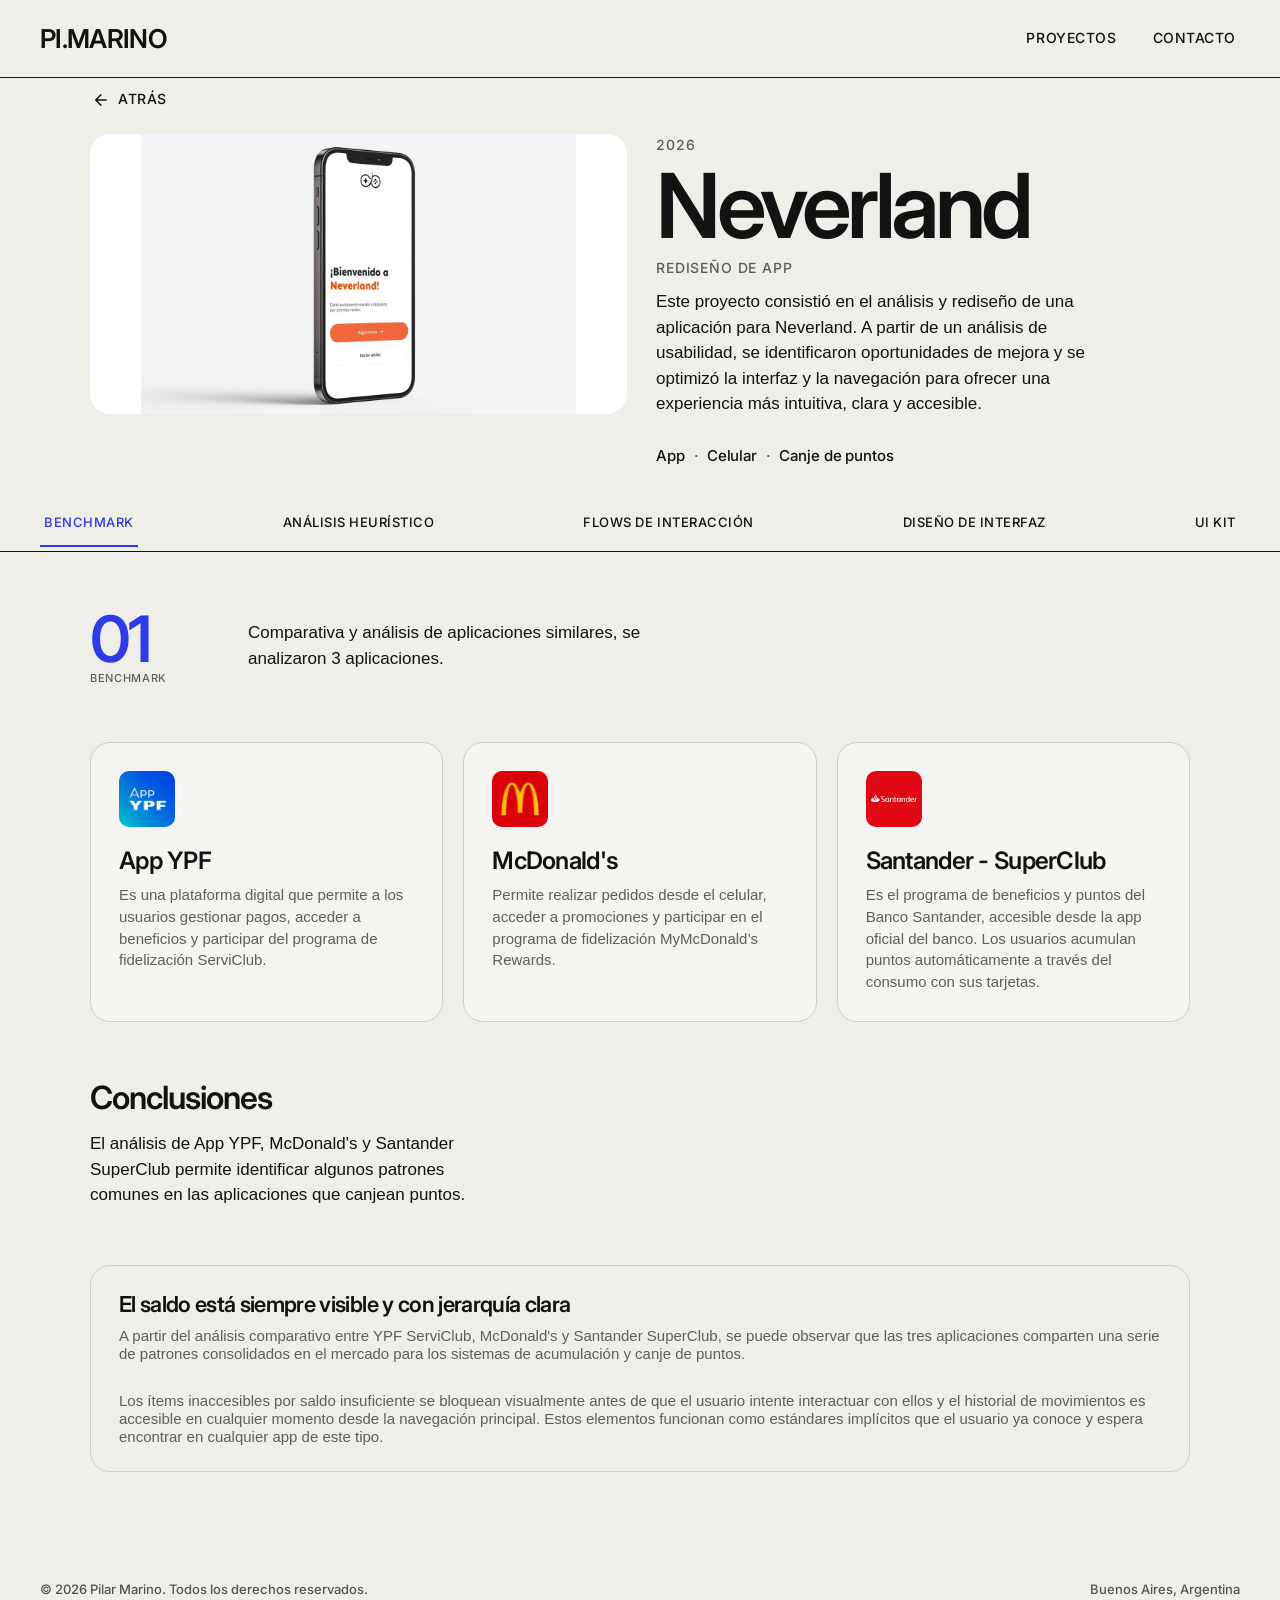
<file: proyecto-neverland.html>
<!DOCTYPE html>
<html lang="es">
<head>
  <meta charset="UTF-8">
  <meta name="viewport" content="width=device-width, initial-scale=1.0">
  <title>Neverland · Pilar Marino</title>
  <meta name="description" content="Neverland: análisis y rediseño de una app de canje de puntos.">
  <link rel="preconnect" href="https://fonts.googleapis.com">
  <link rel="preconnect" href="https://fonts.gstatic.com" crossorigin>
  <link href="https://fonts.googleapis.com/css2?family=Instrument+Serif:ital@0;1&family=Inter+Tight:wght@400;500;600;700&family=Inter:opsz,wght@14..32,500..700&display=swap" rel="stylesheet">
  <link rel="stylesheet" href="css/estilos.css?v=10">
</head>
<body>

  <!-- Header -->
  <header class="encabezado">
    <div class="encabezado__inner">
      <a href="index.html#inicio" class="encabezado__logo" aria-label="Pilar Marino, inicio">PI.MARINO</a>
      <nav class="encabezado__nav" aria-label="Principal">
        <a class="navlink" href="proyectos.html">Proyectos</a>
        <a class="navlink" href="index.html#contacto">Contacto</a>
      </nav>
    </div>
  </header>

  <main class="detalle">

    <!-- ============ CABECERA DEL PROYECTO ============ -->
    <div class="detalle__contenedor">
      <a href="proyectos.html" class="boton-atras">
        <svg class="boton-atras__icono" aria-hidden="true" width="18" height="18" viewBox="0 0 24 24" fill="none" stroke="currentColor" stroke-width="2" stroke-linecap="round" stroke-linejoin="round"><path d="M19 12H5M12 19l-7-7 7-7"></path></svg> Atrás
      </a>

      <section class="detalle__hero">
        <div class="detalle__imagen detalle__imagen--caja">
          <img src="assets/neverland/hero.jpg" alt="App Neverland en un celular" style="height:116.43%;left:9.53%;top:-8.21%;width:80.94%">
        </div>
        <div class="detalle__info detalle__info--ancha">
          <div class="detalle__textos">
            <p class="detalle__anio">2026</p>
            <h1 class="detalle__titulo">Neverland</h1>
            <p class="detalle__tipo">Rediseño de app</p>
            <p style="max-width:443px">Este proyecto consistió en el análisis y rediseño de una aplicación para Neverland. A partir de un análisis de usabilidad, se identificaron oportunidades de mejora y se optimizó la interfaz y la navegación para ofrecer una experiencia más intuitiva, clara y accesible.</p>
          </div>
          <ul class="detalle__tags">
            <li class="tag">App</li>
            <li class="tag">Celular</li>
            <li class="tag">Canje de puntos</li>
          </ul>
        </div>
      </section>
    </div>

    <!-- ============ BARRA DE SUBSECCIONES ============ -->
    <div class="subnav">
      <div class="subnav__inner" role="tablist" aria-label="Etapas del proyecto">
        <button class="subnav__boton" role="tab" id="tab-benchmark" aria-controls="benchmark" aria-selected="true">Benchmark</button>
        <button class="subnav__boton" role="tab" id="tab-analisis" aria-controls="analisis" aria-selected="false">Análisis heurístico</button>
        <button class="subnav__boton" role="tab" id="tab-flow" aria-controls="flow" aria-selected="false">Flows de interacción</button>
        <button class="subnav__boton" role="tab" id="tab-diseno" aria-controls="diseno" aria-selected="false">Diseño de interfaz</button>
        <button class="subnav__boton" role="tab" id="tab-uikit" aria-controls="uikit" aria-selected="false">UI Kit</button>
      </div>
    </div>

    <!-- ============ 01 BENCHMARK ============ -->
    <section class="etapa" id="benchmark" role="tabpanel" aria-labelledby="tab-benchmark">
      <div class="etapa__intro">
        <div class="etapa__numero"><span>01</span><small>Benchmark</small></div>
        <p>Comparativa y análisis de aplicaciones similares, se analizaron 3 aplicaciones.</p>
      </div>

      <ul class="referentes">
        <li class="referente">
          <img src="assets/neverland/ypf.png" alt="Ícono de la App YPF" class="redondeado-chico">
          <div>
            <h3>App YPF</h3>
            <p>Es una plataforma digital que permite a los usuarios gestionar pagos, acceder a beneficios y participar del programa de fidelización ServiClub.</p>
          </div>
        </li>
        <li class="referente">
          <img src="assets/neverland/mcdonalds.png" alt="Ícono de la app de McDonald's" class="redondeado-chico">
          <div>
            <h3>McDonald's</h3>
            <p>Permite realizar pedidos desde el celular, acceder a promociones y participar en el programa de fidelización MyMcDonald’s Rewards.</p>
          </div>
        </li>
        <li class="referente">
          <img src="assets/neverland/santander.png" alt="Ícono de Santander SuperClub" class="redondeado-chico">
          <div>
            <h3>Santander - SuperClub</h3>
            <p>Es el programa de beneficios y puntos del Banco Santander, accesible desde la app oficial del banco. Los usuarios acumulan puntos automáticamente a través del consumo con sus tarjetas.</p>
          </div>
        </li>
      </ul>

      <div class="etapa__bloque">
        <h2 class="etapa__subtitulo">Conclusiones</h2>
        <p>El análisis de App YPF, McDonald's y Santander SuperClub permite identificar algunos patrones comunes en las aplicaciones que canjean puntos.</p>
      </div>

      <div class="tarjeta tarjeta--ancha">
        <h3>El saldo está siempre visible y con jerarquía clara</h3>
        <p>A partir del análisis comparativo entre YPF ServiClub, McDonald's y Santander SuperClub, se puede observar que las tres aplicaciones comparten una serie de patrones consolidados en el mercado para los sistemas de acumulación y canje de puntos.</p>
        <p>Los ítems inaccesibles por saldo insuficiente se bloquean visualmente antes de que el usuario intente interactuar con ellos y el historial de movimientos es accesible en cualquier momento desde la navegación principal. Estos elementos funcionan como estándares implícitos que el usuario ya conoce y espera encontrar en cualquier app de este tipo.</p>
      </div>
    </section>

    <!-- ============ 02 ANÁLISIS HEURÍSTICO ============ -->
    <section class="etapa" id="analisis" role="tabpanel" aria-labelledby="tab-analisis" hidden>
      <div class="etapa__intro">
        <div class="etapa__numero"><span>02</span><small>Análisis heurístico</small></div>
        <p>Análisis heurístico del flujo principal. Las pantallas analizadas incluyen la pantalla de inicio y todo el flujo de navegación asociado a estas pantallas.</p>
      </div>

      <div class="etapa__bloque etapa__bloque--ancho">
        <h2 class="etapa__subtitulo">Análisis heurístico</h2>
        <ul class="carrusel heuristicas">
          <li class="heuristica"><h3>#1 Visibilidad del estado del sistema</h3><p>Se identificó que el saldo de puntos tenía baja jerarquía visual y que el título "Canjeá tus puntos" generaba una expectativa incorrecta sobre la operación. En el rediseño, el saldo aparece destacado en el header global y cada pantalla comunica claramente el estado de la acción en curso.</p></li>
          <li class="heuristica"><h3>#2 Correspondencia entre el sistema y el mundo real.</h3><p>El título original describía la acción opuesta a lo que realmente ocurría en la pantalla. En el rediseño se utilizan términos familiares y precisos que reflejan exactamente lo que el usuario está haciendo.</p></li>
          <li class="heuristica"><h3>#3 Control y libertad del usuario</h3><p>Se detectó que el botón para cerrar la ventana emergente era demasiado pequeño y que no existía forma de deshacer una acción una vez ejecutada. En el rediseño se amplió el área táctil de los controles y se incorporó una pantalla de confirmación previa al canje.</p></li>
          <li class="heuristica"><h3>#4 Consistencia y estándares</h3><p>Los botones "Historial" y "Volver" tenían el mismo tratamiento visual, sugiriendo que realizaban acciones de igual importancia. En el rediseño se diferencia el botón primario (relleno naranja) del secundario (solo borde), estableciendo una jerarquía visual clara.</p></li>
          <li class="heuristica"><h3>#5 Prevención de errores</h3><p>Todos los ítems del catálogo se veían igual independientemente del saldo disponible, lo que permitía que el usuario llegara hasta la ventana de confirmación para recién enterarse de que no podía completar el canje. En el rediseño los ítems inaccesibles aparecen bloqueados visualmente desde el catálogo.</p></li>
          <li class="heuristica"><h3>#6 Reconocimiento antes que recuerdo</h3><p>El título incorrecto de la pantalla y la ausencia del saldo global obligaban al usuario a razonar sobre qué estaba haciendo y recordar cuántos puntos tenía. En el rediseño la información clave está siempre visible y cada pantalla se explica por sí misma sin exigir memoria al usuario.</p></li>
          <li class="heuristica"><h3>#7 Flexibilidad y eficiencia de uso</h3><p>El historial solo era accesible desde la pantalla de éxito post-acreditación, obligando al usuario a completar una acción para poder consultar sus movimientos. En el rediseño el historial tiene acceso directo desde la barra de navegación inferior, disponible en cualquier momento.</p></li>
          <li class="heuristica"><h3>#8 Estética y diseño minimalista</h3><p>Las pantallas de la interfaz original presentaban una jerarquía visual ordenada con íconos y nombres de actividad, lo cual se mantuvo como punto de partida positivo. En el rediseño se reforzó esta claridad eliminando información redundante y priorizando los datos más relevantes para el usuario.</p></li>
          <li class="heuristica"><h3>#9 Ayuda a reconocer y recuperarse de errores</h3><p>El mensaje de error original era específico y comprensible, lo que se tomó como una fortaleza a mantener. En el rediseño se amplió este criterio a todos los estados de error de la app.</p></li>
          <li class="heuristica"><h3>#10 Ayuda y documentación</h3><p>No existía ningún texto de ayuda que explicara al usuario cómo funciona el sistema de puntos, cuánto valen o dónde se pueden usar. En el rediseño se incorporó un onboarding de 3 slides que introduce el sistema al usuario la primera vez que ingresa, reduciendo la curva de aprendizaje desde el inicio.</p></li>
        </ul>
      </div>
    </section>

    <!-- ============ 03 FLOWS ============ -->
    <section class="etapa" id="flow" role="tabpanel" aria-labelledby="tab-flow" hidden>
      <div class="etapa__intro">
        <div class="etapa__numero"><span>03</span><small>Flows</small></div>
        <p>Se definió el flujo de navegación para organizar el recorrido del usuario dentro de la interfaz, estableciendo la secuencia de acciones y la relación entre las diferentes pantallas o secciones con el fin de garantizar una experiencia clara y coherente.</p>
      </div>
      <div class="flujos">
        <figure class="flujo">
          <figcaption class="flujo__cab"><h3 class="flujo__titulo">Task flow</h3><p class="flujo__desc">Los pasos mínimos que hace el usuario para completar cada tarea.</p><span class="flujo__pista" aria-hidden="true">Deslizá para recorrerlo →</span></figcaption>
          <div class="flujo__lienzo" tabindex="0"><img class="flujo__img" src="assets/neverland/flow-task.svg" alt="Task flow de Neverland: abre la app, inicia sesión, toca la sección canjear, ve el catálogo, elige un producto, confirma el canje y éxito" width="1100"></div>
        </figure>
        <figure class="flujo">
          <figcaption class="flujo__cab"><h3 class="flujo__titulo">User flow</h3><p class="flujo__desc">Todas las decisiones y caminos posibles dentro de la app.</p><span class="flujo__pista" aria-hidden="true">Deslizá para recorrerlo →</span></figcaption>
          <div class="flujo__lienzo" tabindex="0"><img class="flujo__img" src="assets/neverland/flow-user.svg?v=2" alt="User flow de Neverland: registro, ingreso, verificación y canje de puntos con sus decisiones" width="3700" loading="lazy"></div>
        </figure>
        <figure class="flujo">
          <figcaption class="flujo__cab"><h3 class="flujo__titulo">Wireflow</h3><p class="flujo__desc">Las pantallas en orden, con el elemento que se toca en cada paso.</p><span class="flujo__pista" aria-hidden="true">Deslizá para recorrerlo →</span></figcaption>
          <div class="flujo__lienzo" tabindex="0"><img class="flujo__img" src="assets/neverland/flow-wire.svg" alt="Wireflow de Neverland: las 15 pantallas del recorrido" width="2600" loading="lazy"></div>
        </figure>
      </div>
    </section>

    <!-- ============ 04 DISEÑO DE INTERFAZ ============ -->
    <section class="etapa" id="diseno" role="tabpanel" aria-labelledby="tab-diseno" hidden>
      <div class="etapa__intro" style="align-items:flex-start">
        <div class="etapa__numero"><span>04</span><small>Diseño de la interfaz</small></div>
        <div class="etapa__texto-boton" style="gap:20px">
          <p>Prototipo final de la interfaz en contexto.</p>
        </div>
      </div>
      <div class="escala escala--celular" data-ancho="347" data-alto="662">
        <div class="maqueta maqueta--celular">
          <img src="assets/neverland/celular.png" alt="Prototipo de Neverland en un celular: pantalla de bienvenida" class="maqueta__celular">
          <div class="maqueta__celular-pantalla"><video src="assets/neverland/video.mp4?v=2" autoplay muted loop playsinline preload="metadata" aria-label="Video del prototipo de Neverland en un celular"></video></div>
        </div>
      </div>
    </section>

    <!-- ============ 05 UI KIT ============ -->
    <section class="etapa" id="uikit" role="tabpanel" aria-labelledby="tab-uikit" hidden>
      <div class="etapa__intro">
        <div class="etapa__numero"><span>05</span><small>UI Kit</small></div>
        <p>El UI Kit define los elementos visuales y de interacción de la app para mantener claridad y consistencia en la experiencia. Incluye paleta cromática, tipografías, tamaños de imágenes, botones, barra de navegación, íconos e inputs.</p>
      </div>
      <img src="assets/neverland/ui-kit.png" alt="UI Kit de Neverland: paleta cromática, tipografías, tamaños de imágenes, botones, íconos e inputs" class="uikit" loading="lazy">
    </section>
  </main>


  <!-- Footer -->
  <footer class="pie">
    <div class="pie__fila">
      <span>© 2026 Pilar Marino. Todos los derechos reservados.</span>
      <span>Buenos Aires, Argentina</span>
    </div>
  </footer>

  <button class="accesibilidad" type="button" aria-label="Opciones de accesibilidad">
    <span class="bleed" style="inset:-20%"><img src="assets/icon-a11y.svg" alt=""></span>
  </button>

  <script src="js/main.js?v=3"></script>
  <script src="js/detalle.js?v=5"></script>
</body>
</html>
</file>
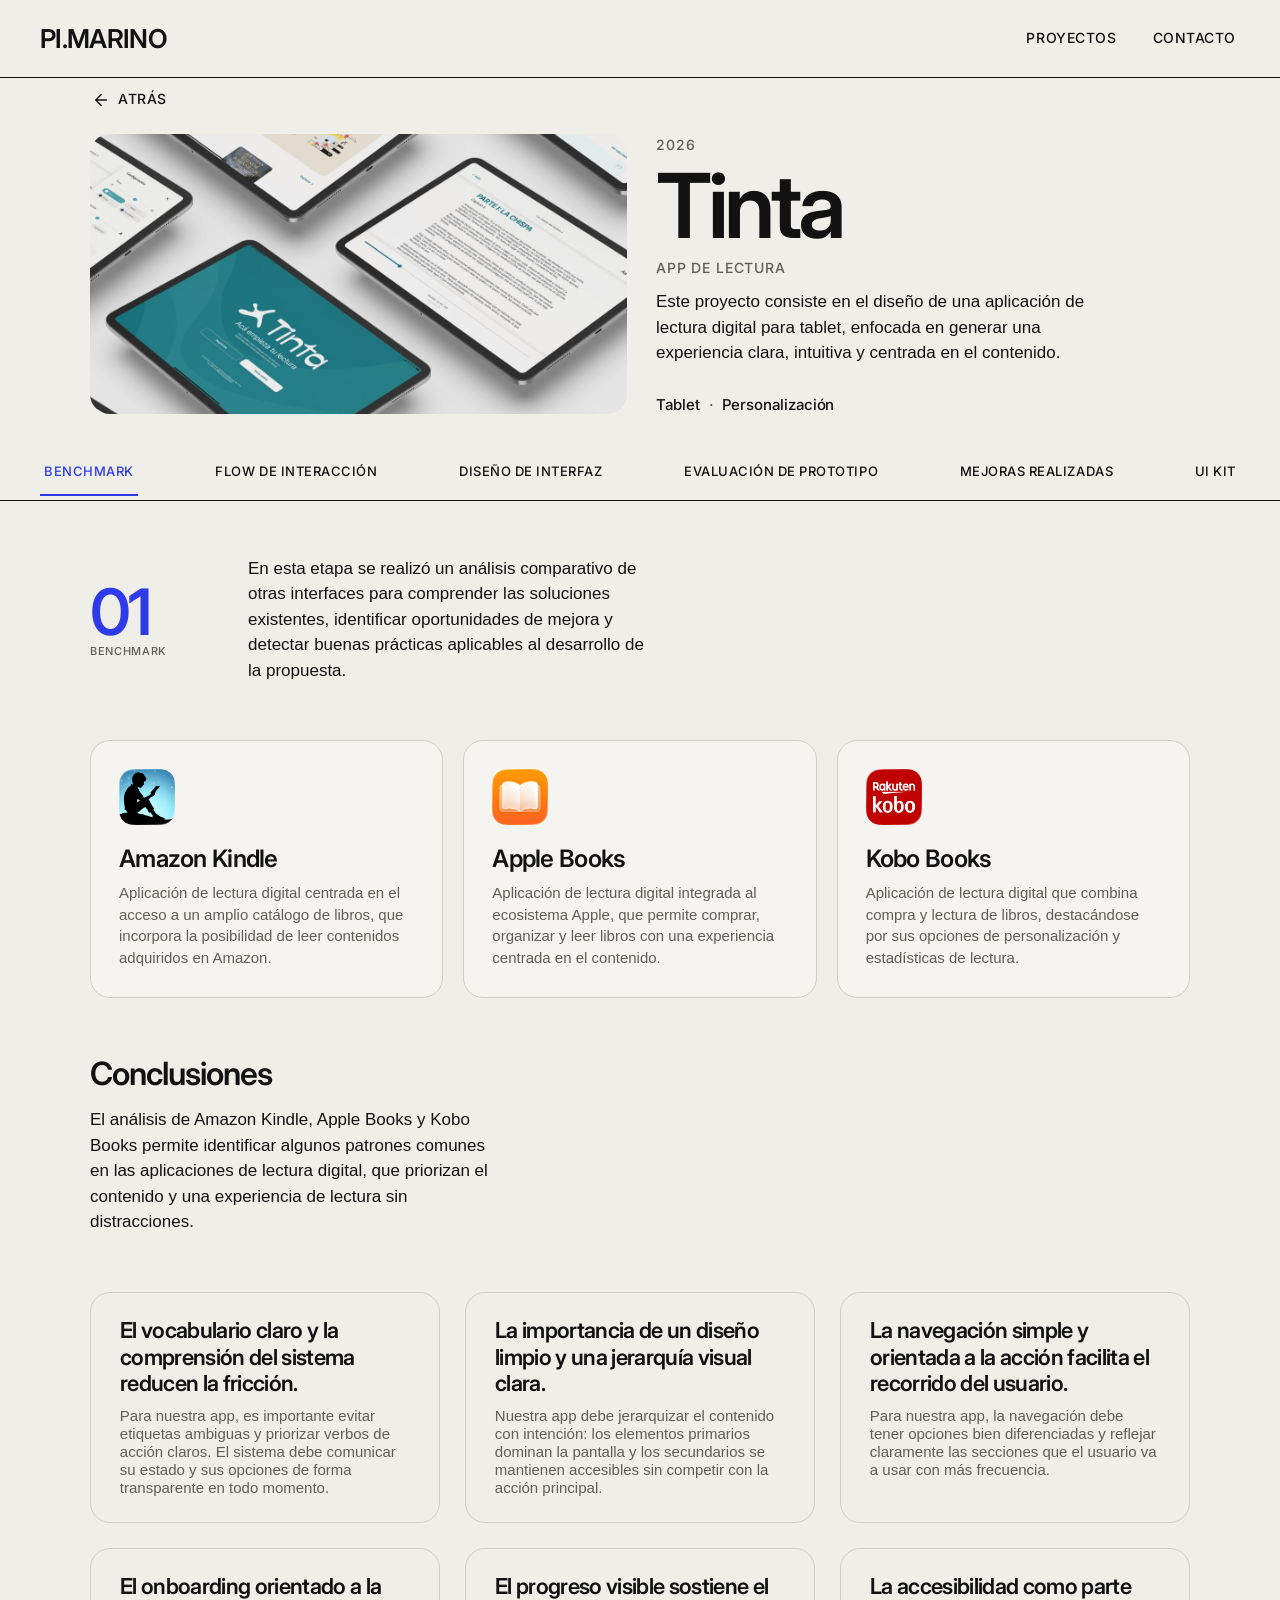
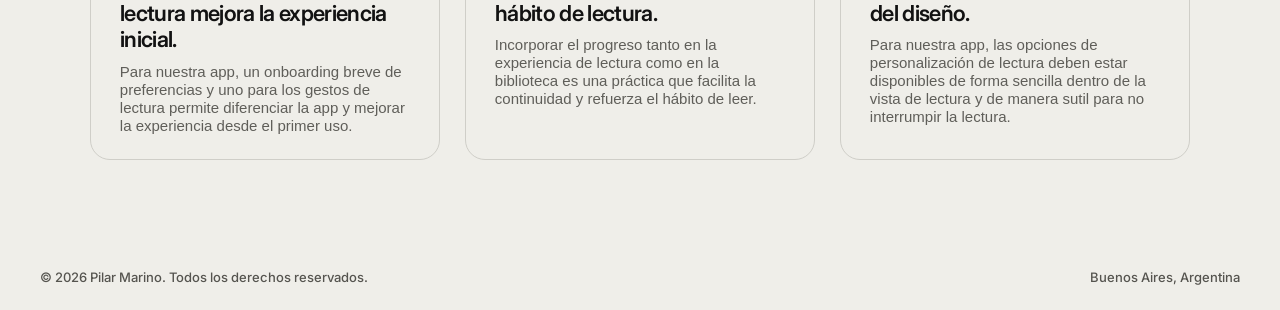
<file: proyecto-tinta.html>
<!DOCTYPE html>
<html lang="es">
<head>
  <meta charset="UTF-8">
  <meta name="viewport" content="width=device-width, initial-scale=1.0">
  <title>Tinta · Pilar Marino</title>
  <meta name="description" content="Tinta: aplicación de lectura digital para tablet.">
  <link rel="preconnect" href="https://fonts.googleapis.com">
  <link rel="preconnect" href="https://fonts.gstatic.com" crossorigin>
  <link href="https://fonts.googleapis.com/css2?family=Instrument+Serif:ital@0;1&family=Inter+Tight:wght@400;500;600;700&family=Inter:opsz,wght@14..32,500..700&display=swap" rel="stylesheet">
  <link rel="stylesheet" href="css/estilos.css?v=10">
</head>
<body>

  <!-- Header -->
  <header class="encabezado">
    <div class="encabezado__inner">
      <a href="index.html#inicio" class="encabezado__logo" aria-label="Pilar Marino, inicio">PI.MARINO</a>
      <nav class="encabezado__nav" aria-label="Principal">
        <a class="navlink" href="proyectos.html">Proyectos</a>
        <a class="navlink" href="index.html#contacto">Contacto</a>
      </nav>
    </div>
  </header>

  <main class="detalle">

    <!-- ============ CABECERA DEL PROYECTO ============ -->
    <div class="detalle__contenedor">
      <a href="proyectos.html" class="boton-atras">
        <svg class="boton-atras__icono" aria-hidden="true" width="18" height="18" viewBox="0 0 24 24" fill="none" stroke="currentColor" stroke-width="2" stroke-linecap="round" stroke-linejoin="round"><path d="M19 12H5M12 19l-7-7 7-7"></path></svg> Atrás
      </a>

      <section class="detalle__hero">
        <img src="assets/tinta/hero.jpg" alt="Mockups de la app Tinta en varias tablets" class="detalle__imagen">
        <div class="detalle__info">
          <div class="detalle__textos">
            <p class="detalle__anio">2026</p>
            <h1 class="detalle__titulo">Tinta</h1>
            <p class="detalle__tipo">App de lectura</p>
            <p>Este proyecto consiste en el diseño de una aplicación de lectura digital para tablet, enfocada en generar una experiencia clara, intuitiva y centrada en el contenido.</p>
          </div>
          <ul class="detalle__tags">
            <li class="tag">Tablet</li>
            <li class="tag">Personalización</li>
          </ul>
        </div>
      </section>
    </div>

    <!-- ============ BARRA DE SUBSECCIONES ============ -->
    <div class="subnav">
      <div class="subnav__inner" role="tablist" aria-label="Etapas del proyecto">
        <button class="subnav__boton" role="tab" id="tab-benchmark" aria-controls="benchmark" aria-selected="true">Benchmark</button>
        <button class="subnav__boton" role="tab" id="tab-flow" aria-controls="flow" aria-selected="false">Flow de interacción</button>
        <button class="subnav__boton" role="tab" id="tab-diseno" aria-controls="diseno" aria-selected="false">Diseño de interfaz</button>
        <button class="subnav__boton" role="tab" id="tab-evaluacion" aria-controls="evaluacion" aria-selected="false">Evaluación de prototipo</button>
        <button class="subnav__boton" role="tab" id="tab-mejoras" aria-controls="mejoras" aria-selected="false">Mejoras realizadas</button>
        <button class="subnav__boton" role="tab" id="tab-uikit" aria-controls="uikit" aria-selected="false">UI Kit</button>
      </div>
    </div>

    <!-- ============ 01 BENCHMARK ============ -->
    <section class="etapa" id="benchmark" role="tabpanel" aria-labelledby="tab-benchmark">
      <div class="etapa__intro">
        <div class="etapa__numero"><span>01</span><small>Benchmark</small></div>
        <p>En esta etapa se realizó un análisis comparativo de otras interfaces para comprender las soluciones existentes, identificar oportunidades de mejora y detectar buenas prácticas aplicables al desarrollo de la propuesta.</p>
      </div>

      <ul class="referentes">
        <li class="referente">
          <img src="assets/tinta/kindle.png" alt="Ícono de Amazon Kindle">
          <div>
            <h3>Amazon Kindle</h3>
            <p>Aplicación de lectura digital centrada en el acceso a un amplio catálogo de libros, que incorpora la posibilidad de leer contenidos adquiridos en Amazon.</p>
          </div>
        </li>
        <li class="referente">
          <img src="assets/tinta/applebooks.png" alt="Ícono de Apple Books">
          <div>
            <h3>Apple Books</h3>
            <p>Aplicación de lectura digital integrada al ecosistema Apple, que permite comprar, organizar y leer libros con una experiencia centrada en el contenido.</p>
          </div>
        </li>
        <li class="referente">
          <img src="assets/tinta/kobo.png" alt="Ícono de Kobo Books">
          <div>
            <h3>Kobo Books</h3>
            <p>Aplicación de lectura digital que combina compra y lectura de libros, destacándose por sus opciones de personalización y estadísticas de lectura.</p>
          </div>
        </li>
      </ul>

      <div class="etapa__bloque">
        <h2 class="etapa__subtitulo">Conclusiones</h2>
        <p>El análisis de Amazon Kindle, Apple Books y Kobo Books permite identificar algunos patrones comunes en las aplicaciones de lectura digital, que priorizan el contenido y una experiencia de lectura sin distracciones.</p>
      </div>

      <ul class="tarjetas">
        <li class="tarjeta"><h3>El vocabulario claro y la comprensión del sistema reducen la fricción.</h3><p>Para nuestra app, es importante evitar etiquetas ambiguas y priorizar verbos de acción claros. El sistema debe comunicar su estado y sus opciones de forma transparente en todo momento.</p></li>
        <li class="tarjeta"><h3>La importancia de un diseño limpio y una jerarquía visual clara.</h3><p>Nuestra app debe jerarquizar el contenido con intención: los elementos primarios dominan la pantalla y los secundarios se mantienen accesibles sin competir con la acción principal.</p></li>
        <li class="tarjeta"><h3>La navegación simple y orientada a la acción facilita el recorrido del usuario.</h3><p>Para nuestra app, la navegación debe tener opciones bien diferenciadas y reflejar claramente las secciones que el usuario va a usar con más frecuencia.</p></li>
        <li class="tarjeta"><h3>El onboarding orientado a la lectura mejora la experiencia inicial.</h3><p>Para nuestra app, un onboarding breve de preferencias y uno para los gestos de lectura permite diferenciar la app y mejorar la experiencia desde el primer uso.</p></li>
        <li class="tarjeta"><h3>El progreso visible sostiene el hábito de lectura.</h3><p>Incorporar el progreso tanto en la experiencia de lectura como en la biblioteca es una práctica que facilita la continuidad y refuerza el hábito de leer.</p></li>
        <li class="tarjeta"><h3>La accesibilidad como parte del diseño.</h3><p>Para nuestra app, las opciones de personalización de lectura deben estar disponibles de forma sencilla dentro de la vista de lectura y de manera sutil para no interrumpir la lectura.</p></li>
      </ul>
    </section>

    <!-- ============ 02 FLOWS ============ -->
    <section class="etapa" id="flow" role="tabpanel" aria-labelledby="tab-flow" hidden>
      <div class="etapa__intro">
        <div class="etapa__numero"><span>02</span><small>Flows</small></div>
        <p>Se definió el flujo de navegación para organizar el recorrido del usuario dentro de la interfaz, estableciendo la secuencia de acciones y la relación entre las diferentes pantallas o secciones con el fin de garantizar una experiencia clara y coherente.</p>
      </div>
      <div class="flujos">
        <figure class="flujo">
          <figcaption class="flujo__cab"><h3 class="flujo__titulo">Task flow</h3><p class="flujo__desc">Los pasos mínimos que hace el usuario para completar cada tarea.</p><span class="flujo__pista" aria-hidden="true">Deslizá para recorrerlo →</span></figcaption>
          <div class="flujo__lienzo" tabindex="0"><svg class="fl-svg" width="982" height="86" viewBox="4.0 34.0 1091.6 95.9" role="img" aria-label="Task flow" xmlns="http://www.w3.org/2000/svg"><defs><marker id="fl-tinta-task" viewBox="0 0 10 10" refX="8.5" refY="5" markerWidth="6" markerHeight="6" orient="auto-start-reverse"><path d="M1 1L9 5L1 9" fill="none" stroke="context-stroke" stroke-width="1.6" stroke-linecap="round" stroke-linejoin="round"/></marker></defs><rect width="106.9" height="63.2" rx="74.4" fill="#ff8811" transform="translate(20 50.3)"/><foreignObject width="83" height="20" transform="translate(33.9 72.9)"><p xmlns="http://www.w3.org/1999/xhtml" style="font-size:14.9px;font-weight:300;text-align:center;white-space:nowrap">Abre la app</p></foreignObject><path d="M 0 0 L 23.2 0" fill="none" stroke="#000000" stroke-opacity="0.5" stroke-width="1.9" stroke-linecap="round" stroke-linejoin="round" marker-end="url(#fl-tinta-task)" transform="translate(145.5 81.9)"/><rect width="112.9" height="63.2" rx="74.4" fill="#ff8811" transform="translate(187.3 50.3)"/><foreignObject width="89" height="20" transform="translate(201.3 72.9)"><p xmlns="http://www.w3.org/1999/xhtml" style="font-size:14.9px;font-weight:300;text-align:center;white-space:nowrap">Inicia sesión</p></foreignObject><path d="M 0 0 L 23.2 0" fill="none" stroke="#000000" stroke-opacity="0.5" stroke-width="1.9" stroke-linecap="round" stroke-linejoin="round" marker-end="url(#fl-tinta-task)" transform="translate(318.8 81.9)"/><rect width="130.9" height="63.2" rx="74.4" fill="#ff8811" transform="translate(360.6 50.3)"/><foreignObject width="107" height="20" transform="translate(374.6 72.9)"><p xmlns="http://www.w3.org/1999/xhtml" style="font-size:14.9px;font-weight:300;text-align:center;white-space:nowrap">Busca un título</p></foreignObject><path d="M 0 0 L 23.2 0" fill="none" stroke="#000000" stroke-opacity="0.5" stroke-width="1.9" stroke-linecap="round" stroke-linejoin="round" marker-end="url(#fl-tinta-task)" transform="translate(510.1 81.9)"/><rect width="162.7" height="63.9" rx="74.4" fill="#ff8811" transform="translate(552 50)"/><foreignObject width="134.8" height="38" transform="translate(565.9 63.9)"><p xmlns="http://www.w3.org/1999/xhtml" style="font-size:14.9px;font-weight:300;text-align:center">Visualiza los detalles del libro</p></foreignObject><path d="M 0 0 L 23.2 0" fill="none" stroke="#000000" stroke-opacity="0.5" stroke-width="1.9" stroke-linecap="round" stroke-linejoin="round" marker-end="url(#fl-tinta-task)" transform="translate(733.3 81.9)"/><rect width="113.9" height="63.2" rx="74.4" fill="#ff8811" transform="translate(775.1 50.3)"/><foreignObject width="90" height="20" transform="translate(789 72.9)"><p xmlns="http://www.w3.org/1999/xhtml" style="font-size:14.9px;font-weight:300;text-align:center;white-space:nowrap">Lo descarga</p></foreignObject><path d="M 0 0 L 23.2 0" fill="none" stroke="#000000" stroke-opacity="0.5" stroke-width="1.9" stroke-linecap="round" stroke-linejoin="round" marker-end="url(#fl-tinta-task)" transform="translate(907.6 81.9)"/><rect width="130.2" height="63.2" rx="74.4" fill="#ff8811" transform="translate(949.4 50.3)"/><foreignObject width="108" height="20" transform="translate(962.5 72.9)"><p xmlns="http://www.w3.org/1999/xhtml" style="font-size:14.9px;font-weight:300;text-align:center;white-space:nowrap">Inicia la lectura</p></foreignObject></svg></div>
        </figure>
        <figure class="flujo">
          <figcaption class="flujo__cab"><h3 class="flujo__titulo">User flow</h3><p class="flujo__desc">Todas las decisiones y caminos posibles dentro de la app.</p><span class="flujo__pista" aria-hidden="true">Deslizá para recorrerlo →</span></figcaption>
          <div class="flujo__lienzo" tabindex="0"><svg class="fl-svg" width="3201" height="507" viewBox="66.5 -16.0 2783.5 441.0" role="img" aria-label="User flow" xmlns="http://www.w3.org/2000/svg"><defs><marker id="fl-tinta-user" viewBox="0 0 10 10" refX="8.5" refY="5" markerWidth="6" markerHeight="6" orient="auto-start-reverse"><path d="M1 1L9 5L1 9" fill="none" stroke="context-stroke" stroke-width="1.6" stroke-linecap="round" stroke-linejoin="round"/></marker></defs><path d="M66 39.6 C102.4 39.6 131.9 30.7 131.9 19.8 C131.9 8.9 102.4 0 66 0 C29.5 0 0 8.9 0 19.8 C0 30.7 29.5 39.6 66 39.6 Z" fill="#000000" fill-opacity="0.7" transform="translate(82.5 175.7)"/><foreignObject width="85" height="16" transform="translate(108 188.8)"><p xmlns="http://www.w3.org/1999/xhtml" style="font-size:11.5px;color:#ffffff;text-align:center;white-space:nowrap">Inicio abrir app</p></foreignObject><rect width="86.6" height="47.8" rx="4.9" fill="#000000" fill-opacity="0.2" transform="translate(249.9 171.5)"/><foreignObject width="66.8" height="30" transform="translate(259.8 181.4)"><p xmlns="http://www.w3.org/1999/xhtml" style="font-size:11.5px;text-align:center">Pantalla de bienvenida</p></foreignObject><rect width="86.6" height="47.8" rx="4.9" fill="#000000" fill-opacity="0.2" transform="translate(395 12.4)"/><foreignObject width="66.8" height="30" transform="translate(404.9 22.3)"><p xmlns="http://www.w3.org/1999/xhtml" style="font-size:11.5px;text-align:center">Formulario de registro</p></foreignObject><rect width="93.2" height="47.8" rx="4.9" fill="#000000" fill-opacity="0.2" transform="translate(1275.7 12.4)"/><foreignObject width="73.4" height="30" transform="translate(1285.6 22.3)"><p xmlns="http://www.w3.org/1999/xhtml" style="font-size:11.5px;text-align:center">Confirmación de usuario</p></foreignObject><rect width="86.6" height="33.8" rx="4.9" fill="#000000" fill-opacity="0.2" transform="translate(1400.3 19)"/><foreignObject width="66.8" height="16" transform="translate(1410.2 28.9)"><p xmlns="http://www.w3.org/1999/xhtml" style="font-size:11.5px;text-align:center">Onboarding</p></foreignObject><rect width="86.6" height="33.8" rx="4.9" fill="#000000" fill-opacity="0.2" transform="translate(1400.3 270.5)"/><foreignObject width="66.8" height="16" transform="translate(1410.2 280.4)"><p xmlns="http://www.w3.org/1999/xhtml" style="font-size:11.5px;text-align:center">Inicio</p></foreignObject><rect width="141.8" height="47.8" rx="4.9" fill="#000000" fill-opacity="0.2" transform="translate(1964.3 270.5)"/><foreignObject width="122" height="30" transform="translate(1974.2 280.4)"><p xmlns="http://www.w3.org/1999/xhtml" style="font-size:11.5px;text-align:center">Mira los detalles del libro</p></foreignObject><rect width="141.8" height="47.8" rx="4.9" fill="#000000" fill-opacity="0.2" transform="translate(2544.1 263.9)"/><foreignObject width="122" height="30" transform="translate(2554 273.8)"><p xmlns="http://www.w3.org/1999/xhtml" style="font-size:11.5px;text-align:center">Recorrido guiado de las funcionalidades</p></foreignObject><rect width="106.8" height="33.8" rx="4.9" fill="#000000" fill-opacity="0.2" transform="translate(2727.1 270.5)"/><foreignObject width="91" height="16" transform="translate(2737 280.4)"><p xmlns="http://www.w3.org/1999/xhtml" style="font-size:11.5px;text-align:center;white-space:nowrap">Inicio de lectura</p></foreignObject><rect width="86.6" height="47.8" rx="4.9" fill="#000000" fill-opacity="0.2" transform="translate(395 263.9)"/><foreignObject width="66.8" height="30" transform="translate(404.9 273.8)"><p xmlns="http://www.w3.org/1999/xhtml" style="font-size:11.5px;text-align:center">Formulario de ingreso</p></foreignObject><rect width="131.9" height="47.8" rx="4.9" fill="#000000" fill-opacity="0.2" transform="translate(899.7 12.4)"/><foreignObject width="112.2" height="30" transform="translate(909.6 22.3)"><p xmlns="http://www.w3.org/1999/xhtml" style="font-size:11.5px;text-align:center">Aviso de verificación por SMS</p></foreignObject><path d="M 0 0 L 0 100.6" fill="none" stroke="#9c9a92" stroke-width="1.2" stroke-linecap="round" stroke-linejoin="round" marker-start="url(#fl-tinta-user)" transform="translate(438.7 61.8)"/><foreignObject width="15" height="16" transform="translate(878.3 10.7)"><p xmlns="http://www.w3.org/1999/xhtml" style="font-size:11.5px;text-align:center;white-space:nowrap">Si</p></foreignObject><foreignObject width="15" height="16" transform="translate(1078.7 266.4)"><p xmlns="http://www.w3.org/1999/xhtml" style="font-size:11.5px;text-align:center;white-space:nowrap">Si</p></foreignObject><foreignObject width="20" height="16" transform="translate(807.2 83.3)"><p xmlns="http://www.w3.org/1999/xhtml" style="font-size:11.5px;text-align:center;white-space:nowrap">No</p></foreignObject><foreignObject width="20" height="16" transform="translate(410.5 137.7)"><p xmlns="http://www.w3.org/1999/xhtml" style="font-size:11.5px;text-align:center;white-space:nowrap">No</p></foreignObject><foreignObject width="15" height="16" transform="translate(418.1 240.8)"><p xmlns="http://www.w3.org/1999/xhtml" style="font-size:11.5px;text-align:center;white-space:nowrap">Si</p></foreignObject><foreignObject width="20" height="16" transform="translate(983.6 342.2)"><p xmlns="http://www.w3.org/1999/xhtml" style="font-size:11.5px;text-align:center;white-space:nowrap">No</p></foreignObject><path d="M 0 0 L 0 29.7" fill="none" stroke="#9c9a92" stroke-width="1.2" stroke-linecap="round" stroke-linejoin="round" marker-end="url(#fl-tinta-user)" transform="translate(438.7 232.6)"/><path d="M 0 0 L 0 118.8" fill="none" stroke="#9c9a92" stroke-width="1.2" stroke-linecap="round" stroke-linejoin="round" marker-start="url(#fl-tinta-user)" transform="matrix(0 1 -1 0 600.4 287.8)"/><path d="M 0 0 L 0 117.9" fill="none" stroke="#9c9a92" stroke-width="1.2" stroke-linecap="round" stroke-linejoin="round" marker-start="url(#fl-tinta-user)" transform="matrix(0 1 -1 0 902.2 287.8)"/><path d="M 100.6 0 L 100.6 45.4 L 0 45.4" fill="none" stroke="#9c9a92" stroke-width="1.2" stroke-linecap="round" stroke-linejoin="round" transform="translate(696 71.7)"/><path d="M 100.2 0 L 100.2 54.4 L 0 54.4" fill="none" stroke="#9c9a92" stroke-width="1.2" stroke-linecap="round" stroke-linejoin="round" transform="translate(877 321.6)"/><path d="M 167.4 0 L 167.4 55.3 L 0 55.3" fill="none" stroke="#9c9a92" stroke-width="1.2" stroke-linecap="round" stroke-linejoin="round" marker-start="url(#fl-tinta-user)" transform="matrix(-1 0 0 1 628.4 61.8)"/><path d="M 370.3 0 L 370.3 61.4 L 0 61.4" fill="none" stroke="#9c9a92" stroke-width="1.2" stroke-linecap="round" stroke-linejoin="round" marker-start="url(#fl-tinta-user)" transform="matrix(-1 0 0 1 809 314.6)"/><path d="M 0 0 L 0 33" fill="none" stroke="#9c9a92" stroke-width="1.2" stroke-linecap="round" stroke-linejoin="round" marker-start="url(#fl-tinta-user)" transform="matrix(0 1 -1 0 247.4 195.4)"/><path d="M 0 0 L 0 28" fill="none" stroke="#9c9a92" stroke-width="1.2" stroke-linecap="round" stroke-linejoin="round" marker-start="url(#fl-tinta-user)" transform="matrix(0 1 -1 0 364.5 196.3)"/><path d="M 0 0 L 0 29.7" fill="none" stroke="#9c9a92" stroke-width="1.2" stroke-linecap="round" stroke-linejoin="round" marker-start="url(#fl-tinta-user)" transform="matrix(0 1 -1 0 511.3 36.3)"/><path d="M 0 0 L 0 35.5" fill="none" stroke="#9c9a92" stroke-width="1.2" stroke-linecap="round" stroke-linejoin="round" marker-start="url(#fl-tinta-user)" transform="matrix(0 1 -1 0 1522.3 287.8)"/><path d="M 0 0 L 0 37.1" fill="none" stroke="#9c9a92" stroke-width="1.2" stroke-linecap="round" stroke-linejoin="round" marker-start="url(#fl-tinta-user)" transform="matrix(0 1 -1 0 1744.2 287.8)"/><path d="M 0 0 L 0 34.6" fill="none" stroke="#9c9a92" stroke-width="1.2" stroke-linecap="round" stroke-linejoin="round" marker-start="url(#fl-tinta-user)" transform="matrix(0 1 -1 0 1961.9 287.8)"/><path d="M 0 0 L 0 37.1" fill="none" stroke="#9c9a92" stroke-width="1.2" stroke-linecap="round" stroke-linejoin="round" marker-start="url(#fl-tinta-user)" transform="matrix(0 1 -1 0 2143.3 287.8)"/><path d="M 0 0 L 0 37.1" fill="none" stroke="#9c9a92" stroke-width="1.2" stroke-linecap="round" stroke-linejoin="round" marker-start="url(#fl-tinta-user)" transform="matrix(0 1 -1 0 2540.8 287.8)"/><path d="M 0 0 L 0 37.1" fill="none" stroke="#9c9a92" stroke-width="1.2" stroke-linecap="round" stroke-linejoin="round" marker-start="url(#fl-tinta-user)" transform="matrix(0 1 -1 0 2722.2 287.8)"/><path d="M 0 0 L 0 37.1" fill="none" stroke="#9c9a92" stroke-width="1.2" stroke-linecap="round" stroke-linejoin="round" marker-start="url(#fl-tinta-user)" transform="matrix(0 1 -1 0 2324.7 287.8)"/><path d="M 0 0 L 0 28" fill="none" stroke="#9c9a92" stroke-width="1.2" stroke-linecap="round" stroke-linejoin="round" marker-start="url(#fl-tinta-user)" transform="matrix(0 1 -1 0 722.4 36.3)"/><path d="M 0 0 L 0 29.7" fill="none" stroke="#9c9a92" stroke-width="1.2" stroke-linecap="round" stroke-linejoin="round" marker-start="url(#fl-tinta-user)" transform="matrix(0 1 -1 0 897.2 36.3)"/><path d="M 0 0 L 0 29.7" fill="none" stroke="#9c9a92" stroke-width="1.2" stroke-linecap="round" stroke-linejoin="round" marker-start="url(#fl-tinta-user)" transform="matrix(0 1 -1 0 1061.3 36.3)"/><path d="M 0 0 L 0 29.7" fill="none" stroke="#9c9a92" stroke-width="1.2" stroke-linecap="round" stroke-linejoin="round" marker-start="url(#fl-tinta-user)" transform="matrix(0 1 -1 0 1274.1 36.3)"/><path d="M 0 0 L 0 29.7" fill="none" stroke="#9c9a92" stroke-width="1.2" stroke-linecap="round" stroke-linejoin="round" marker-start="url(#fl-tinta-user)" transform="matrix(0 1 -1 0 1398.6 36.3)"/><path d="M 0 0 L 0 349.7" fill="none" stroke="#9c9a92" stroke-width="1.2" stroke-linecap="round" stroke-linejoin="round" marker-start="url(#fl-tinta-user)" transform="matrix(0 1 -1 0 1397 287.8)"/><path d="M 0 0 L 0 212.8" fill="none" stroke="#9c9a92" stroke-width="1.2" stroke-linecap="round" stroke-linejoin="round" marker-end="url(#fl-tinta-user)" transform="translate(1444 52.8)"/><path d="M16.5 0 L197.9 0 L181.4 36.3 L0 36.3 L16.5 0 Z" fill="#d51672" fill-opacity="0.2" transform="translate(504.7 18.1)"/><foreignObject width="121.2" height="30" transform="translate(542.6 22.3)"><p xmlns="http://www.w3.org/1999/xhtml" style="font-size:11.5px;text-align:center">Completa formulario de registro y envía</p></foreignObject><path d="M16.5 0 L197.9 0 L181.4 36.3 L0 36.3 L16.5 0 Z" fill="#d51672" fill-opacity="0.2" transform="translate(595.4 269.7)"/><foreignObject width="121.2" height="16" transform="translate(633.3 280.4)"><p xmlns="http://www.w3.org/1999/xhtml" style="font-size:11.5px;text-align:center">Ingresa datos y envía</p></foreignObject><path d="M16.5 0 L197.9 0 L181.4 36.3 L0 36.3 L16.5 0 Z" fill="#d51672" fill-opacity="0.2" transform="translate(1054.7 18.1)"/><foreignObject width="121.2" height="30" transform="translate(1093.5 22.3)"><p xmlns="http://www.w3.org/1999/xhtml" style="font-size:11.5px;text-align:center">Ingresa a confirmar el usuario con el código</p></foreignObject><path d="M33 66 C51.2 66 66 51.2 66 33 C66 14.8 51.2 0 33 0 C14.8 0 0 14.8 0 33 C0 51.2 14.8 66 33 66 Z" fill="#85003a" transform="translate(628.4 84.1)"/><foreignObject width="63.5" height="41" transform="translate(629.2 97.3)"><p xmlns="http://www.w3.org/1999/xhtml" style="font-size:11.5px;color:#ffffff;text-align:center">Error, notifica al usuario</p></foreignObject><path d="M33 66 C51.2 66 66 51.2 66 33 C66 14.8 51.2 0 33 0 C14.8 0 0 14.8 0 33 C0 51.2 14.8 66 33 66 Z" fill="#85003a" transform="translate(809 343.1)"/><foreignObject width="63.5" height="41" transform="translate(809.8 356.3)"><p xmlns="http://www.w3.org/1999/xhtml" style="font-size:11.5px;color:#ffffff;text-align:center">Error, notifica al usuario</p></foreignObject><path d="M16.5 0 L197.9 0 L181.4 36.3 L0 36.3 L16.5 0 Z" fill="#d51672" fill-opacity="0.2" transform="translate(1517.4 269.7)"/><foreignObject width="85" height="16" transform="translate(1578.4 278.7)"><p xmlns="http://www.w3.org/1999/xhtml" style="font-size:11.5px;text-align:center;white-space:nowrap">Busca un título</p></foreignObject><path d="M16.5 0 L197.9 0 L181.4 36.3 L0 36.3 L16.5 0 Z" fill="#d51672" fill-opacity="0.2" transform="translate(1737.6 269.7)"/><foreignObject width="103" height="16" transform="translate(1786.2 280.4)"><p xmlns="http://www.w3.org/1999/xhtml" style="font-size:11.5px;text-align:center;white-space:nowrap">Selecciona el libro</p></foreignObject><path d="M16.5 0 L156.7 0 L140.2 36.3 L0 36.3 L16.5 0 Z" fill="#d51672" fill-opacity="0.2" transform="translate(2139.2 269.7)"/><foreignObject width="96" height="16" transform="translate(2171.1 280.4)"><p xmlns="http://www.w3.org/1999/xhtml" style="font-size:11.5px;text-align:center;white-space:nowrap">Descarga el libro</p></foreignObject><path d="M16.5 0 L189.7 0 L173.2 36.3 L0 36.3 L16.5 0 Z" fill="#d51672" fill-opacity="0.2" transform="translate(2321.4 269.7)"/><foreignObject width="149" height="16" transform="translate(2343.7 280.4)"><p xmlns="http://www.w3.org/1999/xhtml" style="font-size:11.5px;text-align:center;white-space:nowrap">Toca para comenzar a leer</p></foreignObject><path d="M72.6 0 L145.1 36.3 L72.6 72.6 L0 36.3 L72.6 0 Z" fill="#d51672" transform="translate(366.1 160.8)"/><foreignObject width="89.9" height="30" transform="translate(394.2 183.1)"><p xmlns="http://www.w3.org/1999/xhtml" style="font-size:11.5px;color:#faf9f5;text-align:center">¿El usuario está registrado?</p></foreignObject><path d="M72.6 0 L145.1 36.3 L72.6 72.6 L0 36.3 L72.6 0 Z" fill="#d51672" transform="translate(724 0)"/><foreignObject width="97" height="16" transform="translate(750.4 29.7)"><p xmlns="http://www.w3.org/1999/xhtml" style="font-size:11.5px;color:#faf9f5;text-align:center;white-space:nowrap">¿Registro válido?</p></foreignObject><path d="M72.6 0 L145.1 36.3 L72.6 72.6 L0 36.3 L72.6 0 Z" fill="#d51672" transform="translate(904.6 251.5)"/><foreignObject width="89.9" height="30" transform="translate(932.7 273.8)"><p xmlns="http://www.w3.org/1999/xhtml" style="font-size:11.5px;color:#faf9f5;text-align:center">¿Los datos son válidos?</p></foreignObject></svg></div>
        </figure>
        <figure class="flujo">
          <figcaption class="flujo__cab"><h3 class="flujo__titulo">Wireflow</h3><p class="flujo__desc">Las pantallas en orden, con el elemento que se toca en cada paso.</p><span class="flujo__pista" aria-hidden="true">Deslizá para recorrerlo →</span></figcaption>
          <div class="flujo__lienzo" tabindex="0"><img class="flujo__wire" src="assets/tinta/wireflow.png" alt="Wireflow de Tinta: secuencia de pantallas" width="1040" loading="lazy"></div>
        </figure>
      </div>
    </section>

    <!-- ============ 03 DISEÑO DE INTERFAZ ============ -->
    <section class="etapa" id="diseno" role="tabpanel" aria-labelledby="tab-diseno" hidden>
      <div class="etapa__intro">
        <div class="etapa__numero"><span>03</span><small>Diseño de la interfaz</small></div>
        <div class="etapa__texto-boton">
          <p>Prototipo final de la interfaz en contexto.</p>
        </div>
      </div>
      <div class="escala" data-ancho="1099" data-alto="806">
        <div class="maqueta">
          <!-- Video del prototipo (tomado del portfolio de Framer). Se reproduce solo, sin sonido y en loop -->
          <video class="maqueta__pantalla" src="assets/tinta/video.mp4" poster="assets/tinta/grabacion.jpg" autoplay muted loop playsinline preload="metadata" aria-label="Video del prototipo de Tinta en una tablet"></video>
        </div>
      </div>
    </section>

    <!-- ============ 04 EVALUACIÓN ============ -->
    <section class="etapa" id="evaluacion" role="tabpanel" aria-labelledby="tab-evaluacion" hidden>
      <div class="etapa__intro">
        <div class="etapa__numero"><span>04</span><small>Evaluación de usabilidad</small></div>
        <p>Durante el proceso de diseño se evaluó la interfaz aplicando los principios heurísticos de Nielsen, priorizando aquellos más críticos para una app de lectura digital.</p>
      </div>

      <div class="etapa__bloque etapa__bloque--ancho">
        <h2 class="etapa__subtitulo">Análisis heurístico</h2>
        <ul class="carrusel heuristicas">
          <li class="heuristica"><h3>#1 Visibilidad del estado del sistema</h3><p>La app mantiene al usuario informado en todo momento. La barra de progreso en la vista de lectura, el indicador de página actual y los pasos del onboarding garantizan que el usuario siempre sepa dónde está dentro de la experiencia.</p></li>
          <li class="heuristica"><h3>#2 Correspondencia entre el sistema y el mundo real.</h3><p>La interfaz utiliza lenguaje natural y cercano, evitando tecnicismos. Términos como "Comenzar a leer", "Mi biblioteca" y "Recomendado para vos" resultan familiares para cualquier tipo de usuario.</p></li>
          <li class="heuristica"><h3>#3 Control y libertad del usuario</h3><p>El usuario puede omitir el onboarding, volver atrás desde la pantalla de éxito de compra y modificar sus preferencias de notificación desde el perfil en cualquier momento, garantizando siempre una salida clara.</p></li>
          <li class="heuristica"><h3>#4 Consistencia y estándares</h3><p>La interfaz mantiene coherencia visual en tipografía, colores y componentes a lo largo de todas las pantallas. Los botones, cards y popovers respetan el mismo patrón de diseño en toda la app.</p></li>
          <li class="heuristica"><h3>#5 Prevención de errores</h3><p>Se incorporaron mensajes contextuales al tocar "Omitir" en el onboarding, una pantalla de error para códigos incorrectos y validación en tiempo real en el formulario de registro, reduciendo la posibilidad de que el usuario cometa errores sin saberlo.</p></li>
          <li class="heuristica"><h3>#6 Reconocimiento antes que recuerdo</h3><p>Los libros se muestran siempre con portada, título, autor y género. El índice de capítulos está siempre accesible desde la vista de lectura, reduciendo la carga cognitiva del usuario.</p></li>
          <li class="heuristica"><h3>#7 Flexibilidad y eficiencia de uso</h3><p>La barra de búsqueda permite encontrar libros rápidamente y la barra de progreso permite saltar a cualquier página con un deslizamiento, facilitando tanto a usuarios nuevos como frecuentes.</p></li>
          <li class="heuristica"><h3>#8 Estética y diseño minimalista</h3><p>Cada pantalla muestra únicamente la información necesaria. La paleta de colores sobria, la tipografía jerarquizada y los espacios en blanco generosos refuerzan una experiencia de lectura sin distracciones.</p></li>
          <li class="heuristica"><h3>#9 Ayuda a reconocer y recuperarse de errores</h3><p>Se diseñaron mensajes de error claros y específicos, como el aviso de código incorrecto, indicando al usuario qué salió mal y cómo puede resolverlo.</p></li>
          <li class="heuristica"><h3>#10 Ayuda y documentación</h3><p>Los tooltips educativos al ingresar a la vista de lectura por primera vez y el tutorial de gestos de tres pasos cubren las interacciones principales sin necesidad de que el usuario busque ayuda externa.</p></li>
        </ul>
      </div>

      <div class="etapa__bloque etapa__bloque--ancho">
        <h2 class="etapa__subtitulo">Pruebas de usabilidad</h2>

        <!-- Colores: --c1 naranja, --c2 naranja oscuro, --c3 naranja claro -->
        <div class="tarea">
          <h3 class="tarea__titulo">Tarea 01: Registro y personalización</h3>
          <div class="tarea__graficos">
            <figure class="grafico">
              <div class="torta" style="background:var(--acento)" role="img" aria-label="Efectividad: 100% sí"><span style="left:87px;top:102.89px">100%</span></div>
              <figcaption class="leyenda leyenda--fila"><span class="c1">Sí</span><span class="c2">No</span></figcaption>
            </figure>
            <figure class="grafico">
              <div class="torta" style="background:conic-gradient(from 90deg, var(--acento-oscuro) 0 40%, var(--acento) 0)" role="img" aria-label="Eficiencia: 60% menos de 1 minuto, 40% de 1 a 2 minutos"><span style="left:86.44px;top:53.79px">60%</span><span style="left:86.44px;top:152.82px">40%</span></div>
              <figcaption class="leyenda"><span class="c1 chico">Menos de 1 min</span><span class="c2 chico">1-2 min</span><span class="c3 chico">2-3 min</span></figcaption>
            </figure>
            <figure class="grafico">
              <div class="torta" style="background:conic-gradient(var(--acento-oscuro) 0 20%, var(--acento) 0)" role="img" aria-label="Satisfacción: 80% muy fácil, 20% fácil"><span style="left:60.23px;top:149.73px">80%</span><span style="left:150.57px;top:60.23px">20%</span></div>
              <figcaption class="leyenda"><span class="c1">Muy fácil</span><span class="c2">Fácil</span><span class="c3">Intermedia</span></figcaption>
            </figure>
          </div>
        </div>

        <div class="tarea">
          <h3 class="tarea__titulo">Tarea 02: Búsqueda y compra de un libro</h3>
          <div class="tarea__graficos">
            <figure class="grafico">
              <div class="torta" style="background:var(--acento)" role="img" aria-label="Efectividad: 100% sí"><span style="left:87px;top:102.89px">100%</span></div>
              <figcaption class="leyenda leyenda--fila"><span class="c1">Sí</span><span class="c2">No</span></figcaption>
            </figure>
            <figure class="grafico">
              <div class="torta" style="background:conic-gradient(var(--acento-claro) 0 20%, var(--acento) 0 60%, var(--acento-oscuro) 0)" role="img" aria-label="Eficiencia: 40% menos de 1 minuto, 40% de 1 a 2 minutos, 20% de 2 a 3 minutos"><span style="left:39.32px;top:70.27px">40%</span><span style="left:110.42px;top:161.44px">40%</span><span class="oscuro" style="left:153.08px;top:70.27px">20%</span></div>
              <figcaption class="leyenda"><span class="c1 chico">Menos de 1 min</span><span class="c2 chico">1-2 min</span><span class="c3 chico">2-3 min</span></figcaption>
            </figure>
            <figure class="grafico">
              <div class="torta" style="background:conic-gradient(from 90deg, var(--acento-oscuro) 0 40%, var(--acento) 0)" role="img" aria-label="Satisfacción: 60% muy fácil, 40% fácil"><span style="left:86.44px;top:53.79px">60%</span><span style="left:86.44px;top:152.82px">40%</span></div>
              <figcaption class="leyenda"><span class="c1">Muy fácil</span><span class="c2">Fácil</span><span class="c3">Intermedia</span></figcaption>
            </figure>
          </div>
        </div>

        <div class="tarea">
          <h3 class="tarea__titulo">Tarea 03: Personalización de la pantalla de lectura</h3>
          <div class="tarea__graficos">
            <figure class="grafico">
              <div class="torta" style="background:var(--acento)" role="img" aria-label="Efectividad: 100% sí"><span style="left:87px;top:102.89px">100%</span></div>
              <figcaption class="leyenda leyenda--fila"><span class="c1">Sí</span><span class="c2">No</span></figcaption>
            </figure>
            <figure class="grafico">
              <div class="torta" style="background:conic-gradient(from 90deg, var(--acento-oscuro) 0 40%, var(--acento) 0)" role="img" aria-label="Eficiencia: 60% menos de 1 minuto, 40% de 1 a 2 minutos"><span style="left:86.44px;top:53.79px">60%</span><span style="left:86.44px;top:152.81px">40%</span></div>
              <figcaption class="leyenda"><span class="c1 chico">Menos de 1 min</span><span class="c2 chico">1-2 min</span><span class="c3 chico">2-3 min</span></figcaption>
            </figure>
            <figure class="grafico">
              <div class="torta" style="background:conic-gradient(var(--acento-claro) 0 20%, var(--acento) 0 80%, var(--acento-oscuro) 0)" role="img" aria-label="Satisfacción: 60% muy fácil, 20% fácil, 20% intermedia"><span style="left:86.16px;top:141.37px">60%</span><span class="oscuro" style="left:153.08px;top:58.56px">20%</span><span style="left:75.29px;top:32.62px">20%</span></div>
              <figcaption class="leyenda"><span class="c1">Muy fácil</span><span class="c2">Fácil</span><span class="c3">Intermedia</span></figcaption>
            </figure>
          </div>
        </div>

        <p class="tarea__conclusion">Los resultados del test mostraron una efectividad del 100% en las tres tareas, lo que indica que todos los usuarios lograron completar los flujos sin dificultades. La eficiencia fue buena en general, con la mayoría resolviendo cada tarea en menos de 2 minutos. En cuanto a la satisfacción, las tareas 1 y 2 fueron bien recibidas, mientras que la tarea 3 presentó mayor dificultad.</p>
      </div>
    </section>

    <!-- ============ 05 MEJORAS ============ -->
    <section class="etapa" id="mejoras" role="tabpanel" aria-labelledby="tab-mejoras" hidden>
      <div class="etapa__intro">
        <div class="etapa__numero"><span>05</span><small>Mejoras realizadas</small></div>
        <p>Se detallan los cambios implementados en el prototipo a partir de los resultados obtenidos en el análisis heurístico y los testeos de usabilidad. Las mejoras responden a problemas detectados en la interacción, con el objetivo de optimizar la navegación, facilitar la comprensión del sistema y mejorar la experiencia general.</p>
      </div>

      <!-- Los recuadros rojos usan las coordenadas del Figma (--x, --y, --w, --h) sobre cada captura -->
      <ul class="carrusel mejoras">
        <li class="mejora">
          <h3>Tick de confirmación en el registro</h3>
          <p>Se agregó un indicador visual de tick en los campos del formulario de registro para confirmar en tiempo real que los datos ingresados son válidos.</p>
          <div class="comparacion">
            <figure><figcaption>Antes</figcaption><div class="captura"><img src="assets/tinta/mejora-1.png" alt="Formulario de registro antes del cambio"><i class="marca" style="--x:248.38;--y:91.12;--w:15;--h:101"></i></div></figure>
            <figure><figcaption>Después</figcaption><div class="captura"><img src="assets/tinta/mejora-2.png" alt="Formulario de registro con ticks de confirmación"><i class="marca" style="--x:248.52;--y:91.12;--w:14;--h:101"></i></div></figure>
          </div>
        </li>
        <li class="mejora">
          <h3>Pantalla de error</h3>
          <p>Se diseñó una pantalla de error específica para cuando el usuario ingresa mal el mail o la contraseña.</p>
          <div class="comparacion">
            <figure><figcaption>Antes</figcaption><div class="captura"><img src="assets/tinta/mejora-3.png" alt="Inicio de sesión antes del cambio"></div></figure>
            <figure><figcaption>Después</figcaption><div class="captura"><img src="assets/tinta/mejora-4.png" alt="Inicio de sesión con pantalla de error"></div></figure>
          </div>
        </li>
        <li class="mejora">
          <h3>Tono</h3>
          <p>Se actualizó la descripción del género Ficción por una más breve mejorando la consistencia con el tono del resto de las cards.</p>
          <div class="comparacion">
            <figure><figcaption>Antes</figcaption><div class="captura"><img src="assets/tinta/mejora-5.png" alt="Cards de géneros antes del cambio"><i class="marca" style="--x:16.38;--y:122.12;--w:85;--h:49"></i></div></figure>
            <figure><figcaption>Después</figcaption><div class="captura"><img src="assets/tinta/mejora-6.png" alt="Cards de géneros con la descripción nueva"><i class="marca" style="--x:16.52;--y:122.12;--w:85;--h:49"></i></div></figure>
          </div>
        </li>
        <li class="mejora">
          <h3>Información accesible</h3>
          <p>Se sumó un texto aclaratorio debajo de las opciones de notificación indicando que estas preferencias pueden activarse o modificarse en cualquier momento desde la configuración del perfil.</p>
          <div class="comparacion">
            <figure><figcaption>Antes</figcaption><div class="captura"><img src="assets/tinta/mejora-7.png" alt="Opciones de notificación antes del cambio"><i class="marca" style="--x:196.38;--y:186.12;--w:118;--h:17"></i></div></figure>
            <figure><figcaption>Después</figcaption><div class="captura"><img src="assets/tinta/mejora-8.png" alt="Opciones de notificación con texto aclaratorio"><i class="marca" style="--x:196.52;--y:186.12;--w:108;--h:17"></i></div></figure>
          </div>
        </li>
        <li class="mejora">
          <h3>Reemplazo de información</h3>
          <p>Se reemplazó el botón "Siguiente" de la última pantalla del onboarding por "Finalizar", indicando claramente al usuario que ese es el último paso antes de ingresar a la app.</p>
          <div class="comparacion">
            <figure><figcaption>Antes</figcaption><div class="captura"><img src="assets/tinta/mejora-7.png" alt="Onboarding con el botón Siguiente"><i class="marca" style="--x:321.38;--y:257.12;--w:47;--h:20"></i></div></figure>
            <figure><figcaption>Después</figcaption><div class="captura"><img src="assets/tinta/mejora-8.png" alt="Onboarding con el botón Finalizar"><i class="marca" style="--x:321.52;--y:257.12;--w:47;--h:20"></i></div></figure>
          </div>
        </li>
        <li class="mejora">
          <h3>Barra de progreso</h3>
          <p>En la sección "Seguí con tu lectura" se agregó una barra de progreso para que el usuario pueda ver cuánto le falta para terminar cada libro sin necesidad de abrirlo.</p>
          <div class="comparacion">
            <figure><figcaption>Antes</figcaption><div class="captura"><img src="assets/tinta/mejora-9.png" alt="Sección Seguí con tu lectura antes del cambio"><i class="marca" style="--x:95.38;--y:200.17;--w:90;--h:32"></i><i class="marca" style="--x:286.38;--y:200.17;--w:90;--h:32"></i></div></figure>
            <figure><figcaption>Después</figcaption><div class="captura"><img src="assets/tinta/mejora-10.png" alt="Sección Seguí con tu lectura con barras de progreso"><i class="marca" style="--x:92.59;--y:192.92;--w:90;--h:13"></i><i class="marca" style="--x:287.59;--y:192.92;--w:91;--h:13"></i></div></figure>
          </div>
        </li>
        <li class="mejora">
          <h3>Botón</h3>
          <p>Se reemplazó el botón "Obtener" por el precio real del libro ($30.000) para que el usuario sepa el costo antes de confirmar la compra, evitando sorpresas en el proceso.</p>
          <div class="comparacion">
            <figure><figcaption>Antes</figcaption><div class="captura"><img src="assets/tinta/mejora-11.png" alt="Detalle del libro con el botón Obtener"><i class="marca" style="--x:234.38;--y:157.12;--w:93;--h:23"></i></div></figure>
            <figure><figcaption>Después</figcaption><div class="captura"><img src="assets/tinta/mejora-12.png" alt="Detalle del libro con el precio en el botón"><i class="marca" style="--x:234.52;--y:157.12;--w:93;--h:23"></i></div></figure>
          </div>
        </li>
        <li class="mejora">
          <h3>Botón</h3>
          <p>Se incorporó un botón de atrás en la pantalla de éxito para que el usuario pueda volver a explorar la app.</p>
          <div class="comparacion">
            <figure><figcaption>Antes</figcaption><div class="captura"><img src="assets/tinta/mejora-13.png" alt="Pantalla de éxito sin botón de atrás"><i class="marca" style="--x:17.38;--y:39.12;--w:31;--h:14"></i></div></figure>
            <figure><figcaption>Después</figcaption><div class="captura"><img src="assets/tinta/mejora-14.png" alt="Pantalla de éxito con botón de atrás"><i class="marca" style="--x:17.52;--y:39.12;--w:31;--h:14"></i></div></figure>
          </div>
        </li>
        <li class="mejora">
          <h3>Precio eliminado de la pantalla de éxito</h3>
          <p>Se eliminó el monto $30.000 de la pantalla de éxito de compra para simplificar el mensaje y enfocarlo en la confirmación positiva de la acción.</p>
          <div class="comparacion">
            <figure><figcaption>Antes</figcaption><div class="captura"><img src="assets/tinta/mejora-13.png" alt="Pantalla de éxito con el precio"><i class="marca" style="--x:160.38;--y:200.12;--w:37;--h:10"></i></div></figure>
            <figure><figcaption>Después</figcaption><div class="captura"><img src="assets/tinta/mejora-14.png" alt="Pantalla de éxito sin el precio"><i class="marca" style="--x:158.52;--y:200.12;--w:37;--h:10"></i></div></figure>
          </div>
        </li>
        <li class="mejora">
          <h3>Vista de lectura</h3>
          <p>Se sumó el indicador de página actual en la vista de lectura para que el usuario sepa en todo momento en qué punto de la historia está.</p>
          <div class="comparacion">
            <figure><figcaption>Antes</figcaption><div class="captura"><img src="assets/tinta/mejora-15.png" alt="Vista de lectura sin indicador de página"><i class="marca" style="--x:13.52;--y:44.12;--w:28.85;--h:11.64"></i></div></figure>
            <figure><figcaption>Después</figcaption><div class="captura"><img src="assets/tinta/mejora-16.png" alt="Vista de lectura con indicador de página"><i class="marca" style="--x:13.52;--y:44.12;--w:28.85;--h:11.64"></i></div></figure>
          </div>
        </li>
        <li class="mejora">
          <h3>Indicador</h3>
          <p>Se agregó un círculo indicador sobre la zona central de la pantalla en el tooltip de lectura, señalando de forma clara y concreta el área que el usuario debe tocar para acceder al menú.</p>
          <div class="comparacion">
            <figure><figcaption>Antes</figcaption><div class="captura"><img src="assets/tinta/mejora-17.png" alt="Tooltip de lectura antes del cambio"><i class="marca" style="--x:144.4;--y:139.6;--w:96;--h:46"></i></div></figure>
            <figure><figcaption>Después</figcaption><div class="captura"><img src="assets/tinta/mejora-18.png" alt="Tooltip de lectura con círculo indicador"><i class="marca" style="--x:141.5;--y:101.6;--w:97;--h:84"></i></div></figure>
          </div>
        </li>
      </ul>
    </section>

    <!-- ============ 06 UI KIT ============ -->
    <section class="etapa" id="uikit" role="tabpanel" aria-labelledby="tab-uikit" hidden>
      <div class="etapa__intro">
        <div class="etapa__numero"><span>06</span><small>UI Kit</small></div>
        <p>El UI Kit define los elementos visuales y de interacción de la app para mantener claridad y consistencia en la experiencia. Incluye paleta cromática, tipografías, íconos, botones, inputs, cards, gamificación y personaje.</p>
      </div>
      <img src="assets/tinta/ui-kit.png" alt="UI Kit de Tinta: paleta cromática, estilos tipográficos, botones, etiquetas, switches y componentes" class="uikit" loading="lazy">
    </section>
  </main>

  <!-- Footer -->
  <footer class="pie">
    <div class="pie__fila">
      <span>© 2026 Pilar Marino. Todos los derechos reservados.</span>
      <span>Buenos Aires, Argentina</span>
    </div>
  </footer>

  <button class="accesibilidad" type="button" aria-label="Opciones de accesibilidad">
    <span class="bleed" style="inset:-20%"><img src="assets/icon-a11y.svg" alt=""></span>
  </button>

  <script src="js/main.js?v=3"></script>
  <script src="js/detalle.js?v=5"></script>
</body>
</html>
</file>
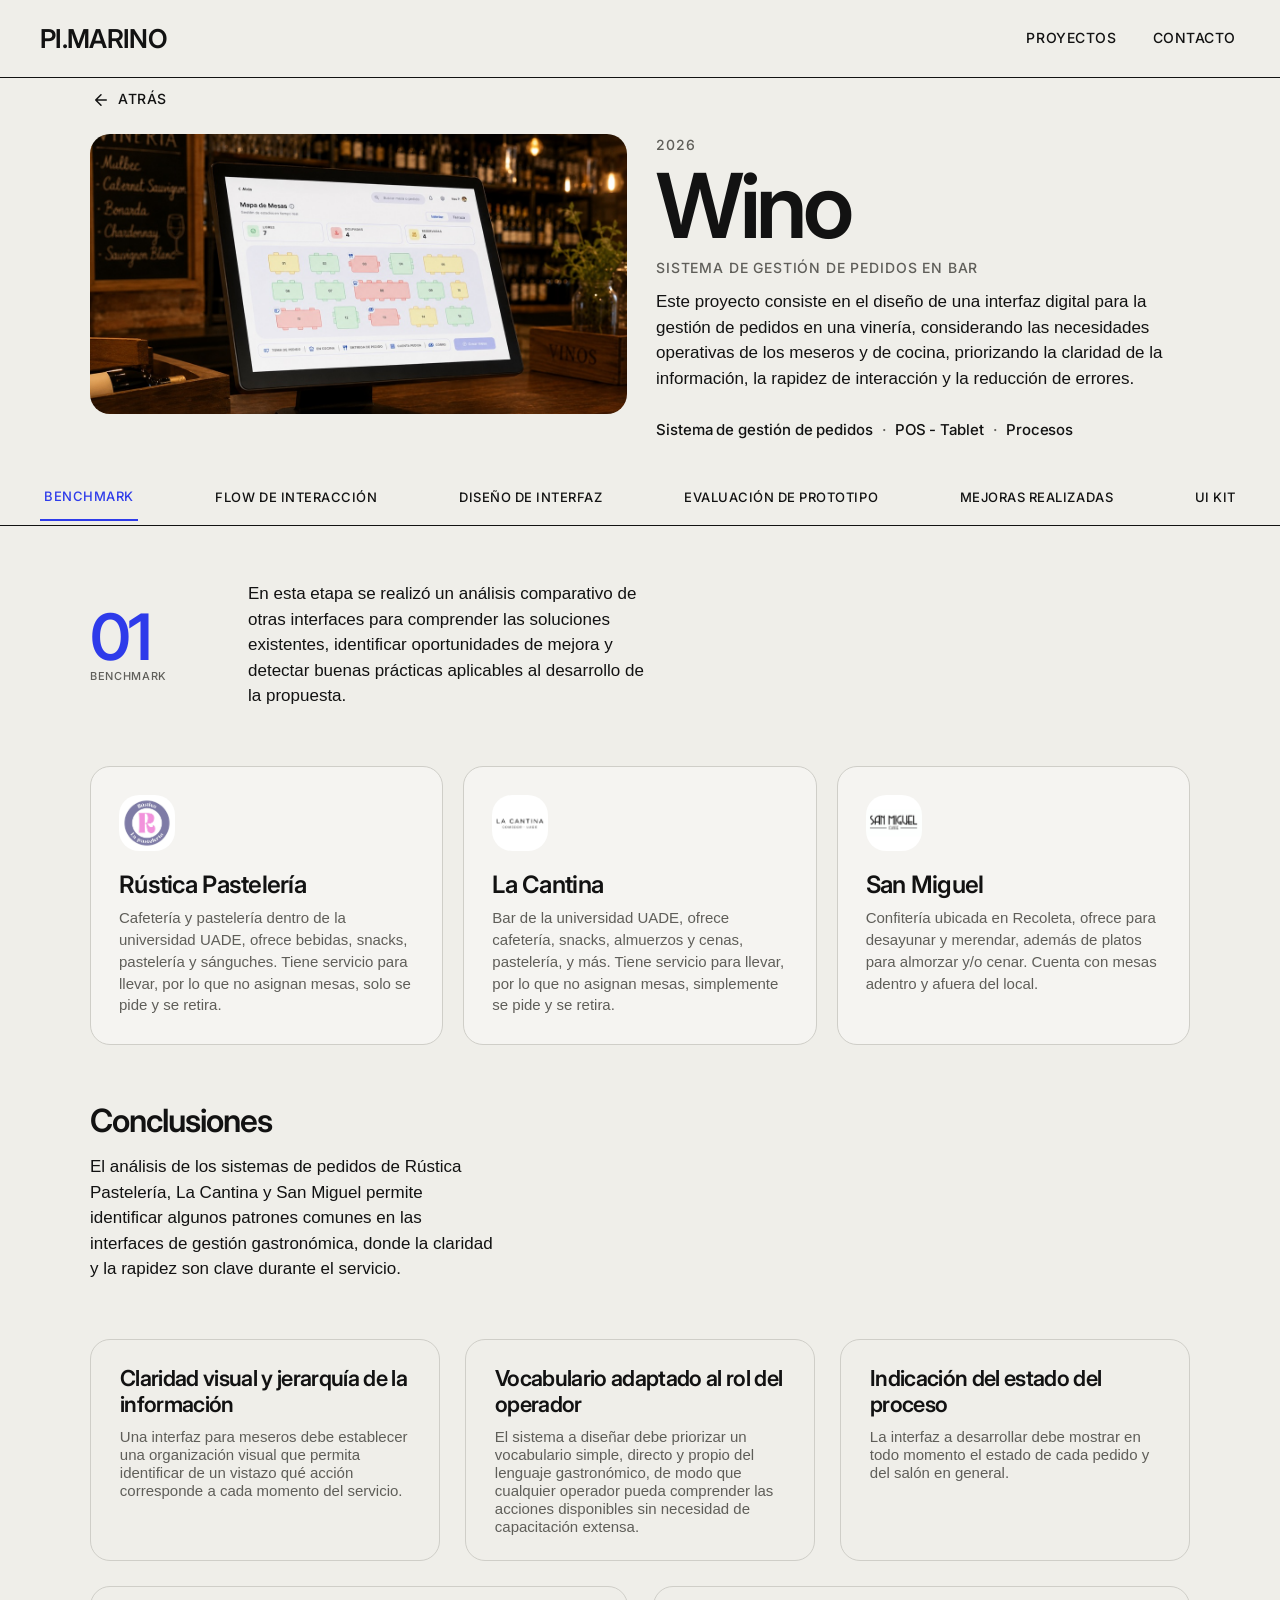
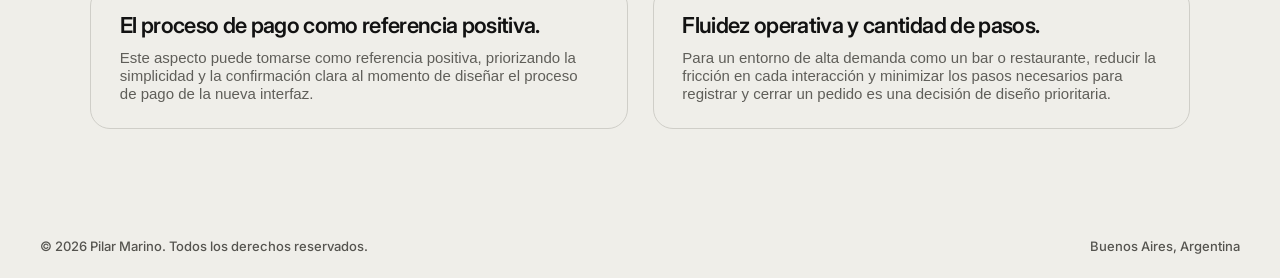
<file: proyecto-wino.html>
<!DOCTYPE html>
<html lang="es">
<head>
  <meta charset="UTF-8">
  <meta name="viewport" content="width=device-width, initial-scale=1.0">
  <title>Wino · Pilar Marino</title>
  <meta name="description" content="Wino: sistema de gestión de pedidos para una vinería, en tablet.">
  <link rel="preconnect" href="https://fonts.googleapis.com">
  <link rel="preconnect" href="https://fonts.gstatic.com" crossorigin>
  <link href="https://fonts.googleapis.com/css2?family=Instrument+Serif:ital@0;1&family=Inter+Tight:wght@400;500;600;700&family=Inter:opsz,wght@14..32,500..700&display=swap" rel="stylesheet">
  <link rel="stylesheet" href="css/estilos.css?v=10">
</head>
<body>

  <!-- Header -->
  <header class="encabezado">
    <div class="encabezado__inner">
      <a href="index.html#inicio" class="encabezado__logo" aria-label="Pilar Marino, inicio">PI.MARINO</a>
      <nav class="encabezado__nav" aria-label="Principal">
        <a class="navlink" href="proyectos.html">Proyectos</a>
        <a class="navlink" href="index.html#contacto">Contacto</a>
      </nav>
    </div>
  </header>

  <main class="detalle">

    <!-- ============ CABECERA DEL PROYECTO ============ -->
    <div class="detalle__contenedor">
      <a href="proyectos.html" class="boton-atras">
        <svg class="boton-atras__icono" aria-hidden="true" width="18" height="18" viewBox="0 0 24 24" fill="none" stroke="currentColor" stroke-width="2" stroke-linecap="round" stroke-linejoin="round"><path d="M19 12H5M12 19l-7-7 7-7"></path></svg> Atrás
      </a>

      <section class="detalle__hero">
        <img src="assets/wino/hero.jpg" alt="Sistema Wino en una tablet de punto de venta en una vinería" class="detalle__imagen">
        <div class="detalle__info detalle__info--ancha">
          <div class="detalle__textos">
            <p class="detalle__anio">2026</p>
            <h1 class="detalle__titulo">Wino</h1>
            <p class="detalle__tipo">Sistema de gestión de pedidos en bar</p>
            <p>Este proyecto consiste en el diseño de una interfaz digital para la gestión de pedidos en una vinería, considerando las necesidades operativas de los meseros y de cocina, priorizando la claridad de la información, la rapidez de interacción y la reducción de errores.</p>
          </div>
          <ul class="detalle__tags">
            <li class="tag">Sistema de gestión de pedidos</li>
            <li class="tag">POS - Tablet</li>
            <li class="tag">Procesos</li>
          </ul>
        </div>
      </section>
    </div>

    <!-- ============ BARRA DE SUBSECCIONES ============ -->
    <div class="subnav">
      <div class="subnav__inner" role="tablist" aria-label="Etapas del proyecto">
        <button class="subnav__boton" role="tab" id="tab-benchmark" aria-controls="benchmark" aria-selected="true">Benchmark</button>
        <button class="subnav__boton" role="tab" id="tab-flow" aria-controls="flow" aria-selected="false">Flow de interacción</button>
        <button class="subnav__boton" role="tab" id="tab-diseno" aria-controls="diseno" aria-selected="false">Diseño de interfaz</button>
        <button class="subnav__boton" role="tab" id="tab-evaluacion" aria-controls="evaluacion" aria-selected="false">Evaluación de prototipo</button>
        <button class="subnav__boton" role="tab" id="tab-mejoras" aria-controls="mejoras" aria-selected="false">Mejoras realizadas</button>
        <button class="subnav__boton" role="tab" id="tab-uikit" aria-controls="uikit" aria-selected="false">UI Kit</button>
      </div>
    </div>

    <!-- ============ 01 BENCHMARK ============ -->
    <section class="etapa" id="benchmark" role="tabpanel" aria-labelledby="tab-benchmark">
      <div class="etapa__intro">
        <div class="etapa__numero"><span>01</span><small>Benchmark</small></div>
        <p>En esta etapa se realizó un análisis comparativo de otras interfaces para comprender las soluciones existentes, identificar oportunidades de mejora y detectar buenas prácticas aplicables al desarrollo de la propuesta.</p>
      </div>

      <ul class="referentes">
        <li class="referente">
          <img src="assets/wino/rustica.png" alt="Logo de Rústica Pastelería" class="redondeado">
          <div>
            <h3>Rústica Pastelería</h3>
            <p>Cafetería y pastelería dentro de la universidad UADE, ofrece bebidas, snacks, pastelería y sánguches. Tiene servicio para llevar, por lo que no asignan mesas, solo se pide y se retira.</p>
          </div>
        </li>
        <li class="referente">
          <img src="assets/wino/cantina.png" alt="Logo de La Cantina" class="redondeado">
          <div>
            <h3>La Cantina</h3>
            <p>Bar de la universidad UADE, ofrece cafetería, snacks, almuerzos y cenas, pastelería, y más. Tiene servicio para llevar, por lo que no asignan mesas, simplemente se pide y se retira.</p>
          </div>
        </li>
        <li class="referente">
          <img src="assets/wino/sanmiguel.png" alt="Logo de San Miguel" class="redondeado">
          <div>
            <h3>San Miguel</h3>
            <p>Confitería ubicada en Recoleta, ofrece para desayunar y merendar, además de platos para almorzar y/o cenar. Cuenta con mesas adentro y afuera del local.</p>
          </div>
        </li>
      </ul>

      <div class="etapa__bloque">
        <h2 class="etapa__subtitulo">Conclusiones</h2>
        <p>El análisis de los sistemas de pedidos de Rústica Pastelería, La Cantina y San Miguel permite identificar algunos patrones comunes en las interfaces de gestión gastronómica, donde la claridad y la rapidez son clave durante el servicio.</p>
      </div>

      <ul class="tarjetas tarjetas--cinco">
        <li class="tarjeta"><h3>Claridad visual y jerarquía de la información</h3><p>Una interfaz para meseros debe establecer una organización visual que permita identificar de un vistazo qué acción corresponde a cada momento del servicio.</p></li>
        <li class="tarjeta"><h3>Vocabulario adaptado al rol del operador</h3><p>El sistema a diseñar debe priorizar un vocabulario simple, directo y propio del lenguaje gastronómico, de modo que cualquier operador pueda comprender las acciones disponibles sin necesidad de capacitación extensa.</p></li>
        <li class="tarjeta"><h3>Indicación del estado del proceso</h3><p>La interfaz a desarrollar debe mostrar en todo momento el estado de cada pedido y del salón en general.</p></li>
        <li class="tarjeta"><h3>El proceso de pago como referencia positiva.</h3><p>Este aspecto puede tomarse como referencia positiva, priorizando la simplicidad y la confirmación clara al momento de diseñar el proceso de pago de la nueva interfaz.</p></li>
        <li class="tarjeta"><h3>Fluidez operativa y cantidad de pasos.</h3><p>Para un entorno de alta demanda como un bar o restaurante, reducir la fricción en cada interacción y minimizar los pasos necesarios para registrar y cerrar un pedido es una decisión de diseño prioritaria.</p></li>
      </ul>
    </section>

    <!-- ============ 02 FLOWS ============ -->
    <section class="etapa" id="flow" role="tabpanel" aria-labelledby="tab-flow" hidden>
      <div class="etapa__intro">
        <div class="etapa__numero"><span>02</span><small>Flows</small></div>
        <p>Se definió el flujo de navegación para organizar el recorrido del usuario dentro de la interfaz, estableciendo la secuencia de acciones y la relación entre las diferentes pantallas o secciones con el fin de garantizar una experiencia clara y coherente.</p>
      </div>
      <div class="flujos">
        <figure class="flujo">
          <figcaption class="flujo__cab"><h3 class="flujo__titulo">Task flow</h3><p class="flujo__desc">Los pasos mínimos que hace el usuario para completar cada tarea.</p><span class="flujo__pista" aria-hidden="true">Deslizá para recorrerlo →</span></figcaption>
          <div class="flujo__lienzo" tabindex="0"><svg class="fl-svg" width="1914" height="759" viewBox="-16.0 -16.0 1595.3 632.1" role="img" aria-label="Task flow" xmlns="http://www.w3.org/2000/svg"><defs><marker id="fl-wino-task" viewBox="0 0 10 10" refX="8.5" refY="5" markerWidth="6" markerHeight="6" orient="auto-start-reverse"><path d="M1 1L9 5L1 9" fill="none" stroke="context-stroke" stroke-width="1.6" stroke-linecap="round" stroke-linejoin="round"/></marker></defs><foreignObject width="779.6" height="16" transform="translate(0 0)"><p xmlns="http://www.w3.org/1999/xhtml" style="font-size:13.7px;font-weight:600">Encargado</p></foreignObject><rect width="1555.3" height="184.7" rx="47.9" fill="#000000" fill-opacity="0.1" transform="translate(0 34.5)"/><rect width="112.5" height="46.5" rx="54.7" fill="#000000" fill-opacity="0.1" transform="translate(47.9 75.6)"/><foreignObject width="96" height="15" transform="translate(58.1 92.3)"><p xmlns="http://www.w3.org/1999/xhtml" style="font-size:10.9px;font-weight:300;text-align:center;white-space:nowrap">Ingresa al sistema</p></foreignObject><path d="M 0 0 L 17.1 0" fill="none" stroke="#000000" stroke-opacity="0.5" stroke-width="1.4" stroke-linecap="round" stroke-linejoin="round" marker-end="url(#fl-wino-task)" transform="translate(173.4 98.8)"/><rect width="80.7" height="46.5" rx="54.7" fill="#000000" fill-opacity="0.1" transform="translate(203.5 75.6)"/><foreignObject width="60.2" height="28" transform="translate(213.7 85.8)"><p xmlns="http://www.w3.org/1999/xhtml" style="font-size:10.9px;font-weight:300;text-align:center">Selecciona el perfil</p></foreignObject><path d="M 0 0 L 17.1 0" fill="none" stroke="#000000" stroke-opacity="0.5" stroke-width="1.4" stroke-linecap="round" stroke-linejoin="round" marker-end="url(#fl-wino-task)" transform="translate(297.2 98.8)"/><rect width="125.5" height="46.5" rx="54.7" fill="#000000" fill-opacity="0.1" transform="translate(327.3 75.6)"/><foreignObject width="109" height="15" transform="translate(337.5 92.3)"><p xmlns="http://www.w3.org/1999/xhtml" style="font-size:10.9px;font-weight:300;text-align:center;white-space:nowrap">Ve el mapa del salón</p></foreignObject><path d="M 0 0 L 17.1 0" fill="none" stroke="#000000" stroke-opacity="0.5" stroke-width="1.4" stroke-linecap="round" stroke-linejoin="round" marker-end="url(#fl-wino-task)" transform="translate(465.8 98.8)"/><rect width="130.5" height="46.5" rx="54.7" fill="#000000" fill-opacity="0.1" transform="translate(495.9 75.6)"/><foreignObject width="114" height="15" transform="translate(506.1 92.3)"><p xmlns="http://www.w3.org/1999/xhtml" style="font-size:10.9px;font-weight:300;text-align:center;white-space:nowrap">Selecciona las mesas</p></foreignObject><path d="M 0 0 L 17.1 0" fill="none" stroke="#000000" stroke-opacity="0.5" stroke-width="1.4" stroke-linecap="round" stroke-linejoin="round" marker-end="url(#fl-wino-task)" transform="translate(639.4 98.8)"/><rect width="127.2" height="46.5" rx="54.7" fill="#000000" fill-opacity="0.1" transform="translate(669.5 75.6)"/><foreignObject width="106.7" height="28" transform="translate(679.7 85.8)"><p xmlns="http://www.w3.org/1999/xhtml" style="font-size:10.9px;font-weight:300;text-align:center">Selecciona los productos</p></foreignObject><path d="M 0 0 L 17.1 0" fill="none" stroke="#000000" stroke-opacity="0.5" stroke-width="1.4" stroke-linecap="round" stroke-linejoin="round" marker-end="url(#fl-wino-task)" transform="translate(809.7 98.8)"/><rect width="132.5" height="46.5" rx="54.7" fill="#000000" fill-opacity="0.1" transform="translate(839.8 75.6)"/><foreignObject width="116" height="15" transform="translate(850 92.3)"><p xmlns="http://www.w3.org/1999/xhtml" style="font-size:10.9px;font-weight:300;text-align:center;white-space:nowrap">Envía a cocina y barra</p></foreignObject><path d="M 0 0 L 17.1 0" fill="none" stroke="#000000" stroke-opacity="0.5" stroke-width="1.4" stroke-linecap="round" stroke-linejoin="round" marker-end="url(#fl-wino-task)" transform="translate(985.3 98.8)"/><rect width="173.7" height="46.5" rx="54.7" fill="#000000" fill-opacity="0.1" transform="translate(1015.4 75.6)"/><foreignObject width="153.2" height="28" transform="translate(1025.6 85.8)"><p xmlns="http://www.w3.org/1999/xhtml" style="font-size:10.9px;font-weight:300;text-align:center">Confirmación de pedido listo por parte de cocina y barra</p></foreignObject><path d="M 0 0 L 17.1 0" fill="none" stroke="#000000" stroke-opacity="0.5" stroke-width="1.4" stroke-linecap="round" stroke-linejoin="round" marker-end="url(#fl-wino-task)" transform="translate(1202.1 98.8)"/><rect width="153.5" height="46.5" rx="54.7" fill="#000000" fill-opacity="0.1" transform="translate(1232.2 75.6)"/><foreignObject width="137" height="15" transform="translate(1242.4 92.3)"><p xmlns="http://www.w3.org/1999/xhtml" style="font-size:10.9px;font-weight:300;text-align:center;white-space:nowrap">Sirve el pedido y confirma</p></foreignObject><path d="M 0 0 L 17.1 0" fill="none" stroke="#000000" stroke-opacity="0.5" stroke-width="1.4" stroke-linecap="round" stroke-linejoin="round" marker-end="url(#fl-wino-task)" transform="translate(1398.7 98.8)"/><rect width="102.5" height="46.5" rx="54.7" fill="#000000" fill-opacity="0.1" transform="translate(1428.8 75.6)"/><foreignObject width="86" height="15" transform="translate(1439 92.3)"><p xmlns="http://www.w3.org/1999/xhtml" style="font-size:10.9px;font-weight:300;text-align:center;white-space:nowrap">Cierra el pedido</p></foreignObject><foreignObject width="779.6" height="16" transform="translate(0 246.5)"><p xmlns="http://www.w3.org/1999/xhtml" style="font-size:13.7px;font-weight:600;color:#0a0a0a">Cocina</p></foreignObject><rect width="1555.3" height="128.6" rx="47.9" fill="#000000" fill-opacity="0.1" transform="translate(0 281)"/><rect width="149.8" height="46.5" rx="54.7" fill="#000000" fill-opacity="0.1" transform="translate(47.9 322.1)"/><foreignObject width="129.3" height="28" transform="translate(58.1 332.3)"><p xmlns="http://www.w3.org/1999/xhtml" style="font-size:10.9px;font-weight:300;text-align:center">Recibe pedido por parte de salón (encargado)</p></foreignObject><path d="M 0 0 L 17.1 0" fill="none" stroke="#000000" stroke-opacity="0.5" stroke-width="1.4" stroke-linecap="round" stroke-linejoin="round" marker-end="url(#fl-wino-task)" transform="translate(211.3 345.3)"/><rect width="133.4" height="46.5" rx="54.7" fill="#000000" fill-opacity="0.1" transform="translate(242.1 322.1)"/><foreignObject width="112.8" height="28" transform="translate(252.4 332.3)"><p xmlns="http://www.w3.org/1999/xhtml" style="font-size:10.9px;font-weight:300;text-align:center">Actualiza el estado de cada pedido</p></foreignObject><path d="M 0 0 L 17.1 0" fill="none" stroke="#000000" stroke-opacity="0.5" stroke-width="1.4" stroke-linecap="round" stroke-linejoin="round" marker-end="url(#fl-wino-task)" transform="translate(389.1 345.3)"/><rect width="133.4" height="46.5" rx="54.7" fill="#000000" fill-opacity="0.1" transform="translate(419.9 322.1)"/><foreignObject width="112.8" height="28" transform="translate(430.2 332.3)"><p xmlns="http://www.w3.org/1999/xhtml" style="font-size:10.9px;font-weight:300;text-align:center">Pedido finalizado y ocultado</p></foreignObject><foreignObject width="779.6" height="16" transform="translate(0 437)"><p xmlns="http://www.w3.org/1999/xhtml" style="font-size:13.7px;font-weight:600;color:#0a0a0a">Barra</p></foreignObject><rect width="1555.3" height="128.6" rx="47.9" fill="#000000" fill-opacity="0.1" transform="translate(0 471.5)"/><rect width="149.8" height="46.5" rx="54.7" fill="#000000" fill-opacity="0.1" transform="translate(47.9 512.5)"/><foreignObject width="129.3" height="28" transform="translate(58.1 522.8)"><p xmlns="http://www.w3.org/1999/xhtml" style="font-size:10.9px;font-weight:300;text-align:center">Recibe pedido por parte de salón (encargado)</p></foreignObject><path d="M 0 0 L 17.1 0" fill="none" stroke="#000000" stroke-opacity="0.5" stroke-width="1.4" stroke-linecap="round" stroke-linejoin="round" marker-end="url(#fl-wino-task)" transform="translate(211.3 535.8)"/><rect width="133.4" height="46.5" rx="54.7" fill="#000000" fill-opacity="0.1" transform="translate(242.1 512.5)"/><foreignObject width="112.8" height="28" transform="translate(252.4 522.8)"><p xmlns="http://www.w3.org/1999/xhtml" style="font-size:10.9px;font-weight:300;text-align:center">Actualiza el estado de cada pedido</p></foreignObject><path d="M 0 0 L 17.1 0" fill="none" stroke="#000000" stroke-opacity="0.5" stroke-width="1.4" stroke-linecap="round" stroke-linejoin="round" marker-end="url(#fl-wino-task)" transform="translate(389.1 535.8)"/><rect width="133.4" height="46.5" rx="54.7" fill="#000000" fill-opacity="0.1" transform="translate(419.9 512.5)"/><foreignObject width="112.8" height="28" transform="translate(430.2 522.8)"><p xmlns="http://www.w3.org/1999/xhtml" style="font-size:10.9px;font-weight:300;text-align:center">Pedido finalizado y ocultado</p></foreignObject></svg></div>
        </figure>
        <figure class="flujo">
          <figcaption class="flujo__cab"><h3 class="flujo__titulo">User flow</h3><p class="flujo__desc">Todas las decisiones y caminos posibles dentro de la app.</p><span class="flujo__pista" aria-hidden="true">Deslizá para recorrerlo →</span></figcaption>
          <div class="flujo__lienzo" tabindex="0"><svg class="fl-svg" width="4759" height="1086" viewBox="-16.0 -16.0 2974.5 678.7" role="img" aria-label="User flow" xmlns="http://www.w3.org/2000/svg"><defs><marker id="fl-wino-user" viewBox="0 0 10 10" refX="8.5" refY="5" markerWidth="6" markerHeight="6" orient="auto-start-reverse"><path d="M1 1L9 5L1 9" fill="none" stroke="context-stroke" stroke-width="1.6" stroke-linecap="round" stroke-linejoin="round"/></marker></defs><foreignObject width="768" height="13" transform="translate(0 0)"><p xmlns="http://www.w3.org/1999/xhtml" style="font-size:11.4px;font-weight:600">Encargado</p></foreignObject><rect width="2934.5" height="244.3" rx="39.8" fill="#000000" fill-opacity="0.1" transform="translate(0 28)"/><path d="M45.5 27.3 C70.6 27.3 90.9 21.2 90.9 13.6 C90.9 6.1 70.6 0 45.5 0 C20.4 0 0 6.1 0 13.6 C0 21.2 20.4 27.3 45.5 27.3 Z" fill="#000000" fill-opacity="0.7" transform="translate(39.8 87.1)"/><foreignObject width="54" height="12" transform="translate(59.8 96.2)"><p xmlns="http://www.w3.org/1999/xhtml" style="font-size:8px;color:#ffffff;text-align:center;white-space:nowrap">Abre sistema</p></foreignObject><rect width="59.7" height="33.6" rx="3.4" fill="#000000" fill-opacity="0.2" transform="translate(418.8 84.3)"/><foreignObject width="46" height="22" transform="translate(425.6 91.1)"><p xmlns="http://www.w3.org/1999/xhtml" style="font-size:8px;text-align:center">Ve el mapa del salón</p></foreignObject><rect width="73.3" height="33.6" rx="3.4" fill="#000000" fill-opacity="0.2" transform="translate(158.5 84.3)"/><foreignObject width="59.7" height="22" transform="translate(165.4 91.1)"><p xmlns="http://www.w3.org/1999/xhtml" style="font-size:8px;text-align:center">Ve los perfiles del personal</p></foreignObject><rect width="59.7" height="33.6" rx="3.4" fill="#000000" fill-opacity="0.2" transform="translate(820 83.7)"/><foreignObject width="46" height="22" transform="translate(826.8 90.6)"><p xmlns="http://www.w3.org/1999/xhtml" style="font-size:8px;text-align:center">Estado de la mesa</p></foreignObject><rect width="64.2" height="33.6" rx="3.4" fill="#000000" fill-opacity="0.2" transform="translate(1233.7 83.7)"/><foreignObject width="50.6" height="22" transform="translate(1240.5 90.6)"><p xmlns="http://www.w3.org/1999/xhtml" style="font-size:8px;text-align:center">Listado de productos</p></foreignObject><rect width="77.3" height="33.6" rx="3.4" fill="#000000" fill-opacity="0.2" transform="translate(1624.6 83.7)"/><foreignObject width="63.6" height="22" transform="translate(1631.5 90.6)"><p xmlns="http://www.w3.org/1999/xhtml" style="font-size:8px;text-align:center">Confirmación de pedido listo</p></foreignObject><rect width="77.3" height="33.6" rx="3.4" fill="#000000" fill-opacity="0.2" transform="translate(1503 83.7)"/><foreignObject width="63.6" height="22" transform="translate(1509.8 90.6)"><p xmlns="http://www.w3.org/1999/xhtml" style="font-size:8px;text-align:center">Se envía pedido a cocina</p></foreignObject><rect width="106.6" height="23.6" rx="3.4" fill="#000000" fill-opacity="0.2" transform="translate(2388.4 88.3)"/><foreignObject width="97" height="12" transform="translate(2395.2 95.1)"><p xmlns="http://www.w3.org/1999/xhtml" style="font-size:8px;text-align:center;white-space:nowrap">Ve el resumen de cuenta</p></foreignObject><rect width="151.2" height="43.6" rx="3.4" fill="#000000" fill-opacity="0.2" transform="translate(2375.3 151.4)"/><foreignObject width="137.5" height="32" transform="translate(2382.1 158.2)"><p xmlns="http://www.w3.org/1999/xhtml" style="font-size:8px;text-align:center">Ve el resumen de cuenta con productos seleccionables y con opción de indicar monto</p></foreignObject><rect width="97.7" height="23.6" rx="3.4" fill="#000000" fill-opacity="0.2" transform="translate(2707.2 88.3)"/><foreignObject width="84.1" height="12" transform="translate(2714 95.1)"><p xmlns="http://www.w3.org/1999/xhtml" style="font-size:8px;text-align:center">Proceso de pago</p></foreignObject><rect width="76.6" height="23.6" rx="3.4" fill="#000000" fill-opacity="0.2" transform="translate(2833.9 88.3)"/><foreignObject width="67" height="12" transform="translate(2840.7 95.1)"><p xmlns="http://www.w3.org/1999/xhtml" style="font-size:8px;text-align:center;white-space:nowrap">Cierre de pedido</p></foreignObject><rect width="59.7" height="33.6" rx="3.4" fill="#000000" fill-opacity="0.2" transform="translate(670.5 147.9)"/><foreignObject width="46" height="22" transform="translate(677.4 154.8)"><p xmlns="http://www.w3.org/1999/xhtml" style="font-size:8px;text-align:center">Apertura de mesa</p></foreignObject><path d="M 0 0 L 0 219.9" fill="none" stroke="#9c9a92" stroke-width="0.9" stroke-linecap="round" stroke-linejoin="round" marker-start="url(#fl-wino-user)" transform="matrix(0 1 -1 0 818.3 101.9)"/><foreignObject width="11" height="12" transform="translate(1195 85.4)"><p xmlns="http://www.w3.org/1999/xhtml" style="font-size:8px;text-align:center;white-space:nowrap">Si</p></foreignObject><foreignObject width="15" height="12" transform="translate(2029.8 85.4)"><p xmlns="http://www.w3.org/1999/xhtml" style="font-size:8px;text-align:center;white-space:nowrap">No</p></foreignObject><foreignObject width="15" height="12" transform="translate(2327.6 88.3)"><p xmlns="http://www.w3.org/1999/xhtml" style="font-size:8px;text-align:center;white-space:nowrap">No</p></foreignObject><foreignObject width="15" height="12" transform="translate(619.4 90)"><p xmlns="http://www.w3.org/1999/xhtml" style="font-size:8px;text-align:center;white-space:nowrap">No</p></foreignObject><foreignObject width="11" height="12" transform="translate(534.7 132)"><p xmlns="http://www.w3.org/1999/xhtml" style="font-size:8px;text-align:center;white-space:nowrap">Si</p></foreignObject><foreignObject width="15" height="12" transform="translate(1124.6 130.9)"><p xmlns="http://www.w3.org/1999/xhtml" style="font-size:8px;text-align:center;white-space:nowrap">No</p></foreignObject><foreignObject width="11" height="12" transform="translate(1983.2 62.1)"><p xmlns="http://www.w3.org/1999/xhtml" style="font-size:8px;text-align:center;white-space:nowrap">Si</p></foreignObject><foreignObject width="11" height="12" transform="translate(2277.6 132.6)"><p xmlns="http://www.w3.org/1999/xhtml" style="font-size:8px;text-align:center;white-space:nowrap">Si</p></foreignObject><path d="M 0 0 L 0 24.4" fill="none" stroke="#9c9a92" stroke-width="0.9" stroke-linecap="round" stroke-linejoin="round" marker-end="url(#fl-wino-user)" transform="translate(548.9 126.4)"/><path d="M 0 0 L 0 21.6" fill="none" stroke="#9c9a92" stroke-width="0.9" stroke-linecap="round" stroke-linejoin="round" marker-end="url(#fl-wino-user)" transform="translate(1139.9 125.2)"/><path d="M 0 0 L 0 33" fill="none" stroke="#9c9a92" stroke-width="0.9" stroke-linecap="round" stroke-linejoin="round" marker-end="url(#fl-wino-user)" transform="matrix(-1 0 0 -1 850.1 151.9)"/><path d="M 0 0 L 0 56.3" fill="none" stroke="#9c9a92" stroke-width="0.9" stroke-linecap="round" stroke-linejoin="round" marker-start="url(#fl-wino-user)" transform="matrix(0 1 -1 0 786.5 164.4)"/><path d="M 0 0 L 0 49.4" fill="none" stroke="#9c9a92" stroke-width="0.9" stroke-linecap="round" stroke-linejoin="round" marker-start="url(#fl-wino-user)" transform="matrix(0 1 -1 0 929.1 100.2)"/><path d="M 0 0 L 0 30.1" fill="none" stroke="#9c9a92" stroke-width="0.9" stroke-linecap="round" stroke-linejoin="round" marker-start="url(#fl-wino-user)" transform="matrix(0 1 -1 0 1088.2 100.2)"/><path d="M 0 0 L 0 56.3" fill="none" stroke="#9c9a92" stroke-width="0.9" stroke-linecap="round" stroke-linejoin="round" marker-start="url(#fl-wino-user)" transform="matrix(0 1 -1 0 668.8 164.4)"/><path d="M 989.9 13.1 L 989.9 0 L 0 0 L 0 23.3" fill="none" stroke="#9c9a92" stroke-width="0.9" stroke-linecap="round" stroke-linejoin="round" transform="translate(985.9 62.1)"/><path d="M 123 0 L 123 56 L 0 56" fill="none" stroke="#9c9a92" stroke-width="0.9" stroke-linecap="round" stroke-linejoin="round" marker-start="url(#fl-wino-user)" transform="matrix(-1 0 0 1 1117.2 115.8)"/><path d="M 0 0 L 0 22.7" fill="none" stroke="#9c9a92" stroke-width="0.9" stroke-linecap="round" stroke-linejoin="round" marker-start="url(#fl-wino-user)" transform="matrix(0 1 -1 0 153.4 100.8)"/><path d="M 0 0 L 0 22.7" fill="none" stroke="#9c9a92" stroke-width="0.9" stroke-linecap="round" stroke-linejoin="round" marker-start="url(#fl-wino-user)" transform="matrix(0 1 -1 0 254.6 100.8)"/><path d="M 0 0 L 0 31.8" fill="none" stroke="#9c9a92" stroke-width="0.9" stroke-linecap="round" stroke-linejoin="round" marker-start="url(#fl-wino-user)" transform="matrix(0 1 -1 0 417.1 100.8)"/><path d="M 0 0 L 0 19.3" fill="none" stroke="#9c9a92" stroke-width="0.9" stroke-linecap="round" stroke-linejoin="round" marker-start="url(#fl-wino-user)" transform="matrix(0 1 -1 0 497.8 101.4)"/><path d="M 0 0 L 0 23.9" fill="none" stroke="#9c9a92" stroke-width="0.9" stroke-linecap="round" stroke-linejoin="round" marker-start="url(#fl-wino-user)" transform="matrix(0 1 -1 0 2221.3 100.2)"/><path d="M 0 0 L 0 64.2" fill="none" stroke="#9c9a92" stroke-width="0.9" stroke-linecap="round" stroke-linejoin="round" marker-start="url(#fl-wino-user)" transform="matrix(0 1 -1 0 2385.5 100.2)"/><path d="M 0 0 L 0 39.2" fill="none" stroke="#9c9a92" stroke-width="0.9" stroke-linecap="round" stroke-linejoin="round" marker-start="url(#fl-wino-user)" transform="matrix(0 1 -1 0 2372.5 173)"/><path d="M 0 0 L 0 34.1" fill="none" stroke="#9c9a92" stroke-width="0.9" stroke-linecap="round" stroke-linejoin="round" marker-start="url(#fl-wino-user)" transform="matrix(0 1 -1 0 2560.5 173)"/><path d="M 0 0 L 0 25.6" fill="none" stroke="#9c9a92" stroke-width="0.9" stroke-linecap="round" stroke-linejoin="round" marker-start="url(#fl-wino-user)" transform="matrix(0 1 -1 0 2703.7 100.2)"/><path d="M 0 0 L 0 25.6" fill="none" stroke="#9c9a92" stroke-width="0.9" stroke-linecap="round" stroke-linejoin="round" marker-start="url(#fl-wino-user)" transform="matrix(0 1 -1 0 2830.5 100.2)"/><path d="M 0 0 L 0 57.4" fill="none" stroke="#9c9a92" stroke-width="0.9" stroke-linecap="round" stroke-linejoin="round" marker-start="url(#fl-wino-user)" transform="matrix(0 1 -1 0 2552.6 100.2)"/><path d="M 0 0 L 0 43.2" fill="none" stroke="#9c9a92" stroke-width="0.9" stroke-linecap="round" stroke-linejoin="round" marker-start="url(#fl-wino-user)" transform="translate(2625.9 117.3)"/><path d="M 0 0 L 0 42.1" fill="none" stroke="#9c9a92" stroke-width="0.9" stroke-linecap="round" stroke-linejoin="round" marker-start="url(#fl-wino-user)" transform="matrix(0 1 -1 0 1231.4 100.2)"/><path d="M 0 0 L 0 42.1" fill="none" stroke="#9c9a92" stroke-width="0.9" stroke-linecap="round" stroke-linejoin="round" marker-start="url(#fl-wino-user)" transform="matrix(0 1 -1 0 2067.9 100.2)"/><path d="M 0 0 L 0 33.5" fill="none" stroke="#9c9a92" stroke-width="0.9" stroke-linecap="round" stroke-linejoin="round" marker-start="url(#fl-wino-user)" transform="matrix(-1 0 0 -1 2273 158.7)"/><path d="M 0 0 L 0 42.1" fill="none" stroke="#9c9a92" stroke-width="0.9" stroke-linecap="round" stroke-linejoin="round" marker-start="url(#fl-wino-user)" transform="matrix(0 1 -1 0 1329.1 100.2)"/><path d="M 0 0 L 0 42.1" fill="none" stroke="#9c9a92" stroke-width="0.9" stroke-linecap="round" stroke-linejoin="round" marker-start="url(#fl-wino-user)" transform="matrix(0 1 -1 0 1500.2 100.2)"/><path d="M 0 0 L 0 42.1" fill="none" stroke="#9c9a92" stroke-width="0.9" stroke-linecap="round" stroke-linejoin="round" marker-start="url(#fl-wino-user)" transform="matrix(0 1 -1 0 1622.4 100.8)"/><path d="M 0 0 L 0 42.1" fill="none" stroke="#9c9a92" stroke-width="0.9" stroke-linecap="round" stroke-linejoin="round" marker-start="url(#fl-wino-user)" transform="matrix(0 1 -1 0 1744 100.2)"/><path d="M 0 0 L 0 49.4" fill="none" stroke="#9c9a92" stroke-width="0.9" stroke-linecap="round" stroke-linejoin="round" marker-start="url(#fl-wino-user)" transform="matrix(0 1 -1 0 1924.1 100.2)"/><path d="M11.4 0 L136.4 0 L125 25 L0 25 L11.4 0 Z" fill="#76b000" fill-opacity="0.2" transform="translate(783.1 151.9)"/><foreignObject width="83.5" height="22" transform="translate(809.2 154.8)"><p xmlns="http://www.w3.org/1999/xhtml" style="font-size:8px;text-align:center">Ingresa número de comensales</p></foreignObject><path d="M11.4 0 L136.4 0 L125 25 L0 25 L11.4 0 Z" fill="#76b000" fill-opacity="0.2" transform="translate(481.3 151.9)"/><foreignObject width="83.5" height="22" transform="translate(507.4 154.8)"><p xmlns="http://www.w3.org/1999/xhtml" style="font-size:8px;text-align:center">Selecciona la mesa o mesas a unificar</p></foreignObject><path d="M11.4 0 L136.4 0 L125 25 L0 25 L11.4 0 Z" fill="#76b000" fill-opacity="0.2" transform="translate(254.6 90)"/><foreignObject width="83.5" height="22" transform="translate(280.7 93.4)"><p xmlns="http://www.w3.org/1999/xhtml" style="font-size:8px;text-align:center">Elige su perfil y pone el pin</p></foreignObject><path d="M11.4 0 L136.4 0 L125 25 L0 25 L11.4 0 Z" fill="#76b000" fill-opacity="0.2" transform="translate(925.7 87.7)"/><foreignObject width="83.5" height="22" transform="translate(952.4 90.6)"><p xmlns="http://www.w3.org/1999/xhtml" style="font-size:8px;text-align:center">Busca el producto a agregar al pedido</p></foreignObject><path d="M22.7 45.5 C35.3 45.5 45.5 35.3 45.5 22.7 C45.5 10.2 35.3 0 22.7 0 C10.2 0 0 10.2 0 22.7 C0 35.3 10.2 45.5 22.7 45.5 Z" fill="#406000" transform="translate(1117.2 149.1)"/><foreignObject width="36.9" height="20" transform="translate(1121.2 162.7)"><p xmlns="http://www.w3.org/1999/xhtml" style="font-size:8px;color:#ffffff;text-align:center">Notifica al usuario</p></foreignObject><path d="M11.4 0 L136.4 0 L125 25 L0 25 L11.4 0 Z" fill="#76b000" fill-opacity="0.2" transform="translate(1325.7 87.7)"/><foreignObject width="77" height="12" transform="translate(1359.8 94)"><p xmlns="http://www.w3.org/1999/xhtml" style="font-size:8px;text-align:center;white-space:nowrap">Agrega el producto</p></foreignObject><path d="M11.4 0 L136.4 0 L125 25 L0 25 L11.4 0 Z" fill="#76b000" fill-opacity="0.2" transform="translate(1744 87.7)"/><foreignObject width="108" height="12" transform="translate(1758.2 95.1)"><p xmlns="http://www.w3.org/1999/xhtml" style="font-size:8px;text-align:center">Sirve el pedido y confirma</p></foreignObject><path d="M11.4 0 L136.4 0 L125 25 L0 25 L11.4 0 Z" fill="#76b000" fill-opacity="0.2" transform="translate(2066.7 87.7)"/><foreignObject width="64" height="12" transform="translate(2104.2 95.1)"><p xmlns="http://www.w3.org/1999/xhtml" style="font-size:8px;text-align:center;white-space:nowrap">Cierra el pedido</p></foreignObject><path d="M11.4 0 L130.7 0 L119.3 25 L0 25 L11.4 0 Z" fill="#76b000" fill-opacity="0.2" transform="translate(2552.6 87.7)"/><foreignObject width="77.3" height="22" transform="translate(2579.3 90.6)"><p xmlns="http://www.w3.org/1999/xhtml" style="font-size:8px;text-align:center">Selecciona el método de pago</p></foreignObject><path d="M11.4 0 L130.7 0 L119.3 25 L0 25 L11.4 0 Z" fill="#76b000" fill-opacity="0.2" transform="translate(2207.7 160.5)"/><foreignObject width="99" height="12" transform="translate(2225.8 167.8)"><p xmlns="http://www.w3.org/1999/xhtml" style="font-size:8px;text-align:center;white-space:nowrap">Selecciona dividir cuenta</p></foreignObject><path d="M11.4 0 L130.7 0 L119.3 25 L0 25 L11.4 0 Z" fill="#76b000" fill-opacity="0.2" transform="translate(2560.5 160.5)"/><foreignObject width="104" height="22" transform="translate(2574.2 163.3)"><p xmlns="http://www.w3.org/1999/xhtml" style="font-size:8px;text-align:center">Selecciona el producto o monto que va a cobrar</p></foreignObject><path d="M50 0 L100 25 L50 50 L0 25 L50 0 Z" fill="#76b000" transform="translate(498.9 76.9)"/><foreignObject width="61.9" height="22" transform="translate(518.2 92.3)"><p xmlns="http://www.w3.org/1999/xhtml" style="font-size:8px;color:#faf9f5;text-align:center">¿La mesa está disponible?</p></foreignObject><path d="M50 0 L100 25 L50 50 L0 25 L50 0 Z" fill="#76b000" transform="translate(1089.9 75.2)"/><foreignObject width="61.9" height="22" transform="translate(1109.2 90.6)"><p xmlns="http://www.w3.org/1999/xhtml" style="font-size:8px;color:#faf9f5;text-align:center">¿Encuentra el producto?</p></foreignObject><path d="M50 0 L100 25 L50 50 L0 25 L50 0 Z" fill="#76b000" transform="translate(1925.8 75.2)"/><foreignObject width="61.9" height="22" transform="translate(1944.6 91.1)"><p xmlns="http://www.w3.org/1999/xhtml" style="font-size:8px;color:#faf9f5;text-align:center">¿El cliente pide algo más?</p></foreignObject><path d="M50 0 L100 25 L50 50 L0 25 L50 0 Z" fill="#76b000" transform="translate(2223 75.2)"/><foreignObject width="61.9" height="32" transform="translate(2241.8 85.4)"><p xmlns="http://www.w3.org/1999/xhtml" style="font-size:8px;color:#faf9f5;text-align:center">¿El cliente quiere dividir la cuenta?</p></foreignObject><foreignObject width="768" height="13" transform="translate(0 295.1)"><p xmlns="http://www.w3.org/1999/xhtml" style="font-size:11.4px;font-weight:600;color:#0a0a0a">Cocina</p></foreignObject><rect width="2934.5" height="136.4" rx="39.8" fill="#000000" fill-opacity="0.1" transform="translate(0 323.2)"/><rect width="64.2" height="33.6" rx="3.4" fill="#000000" fill-opacity="0.2" transform="translate(39.8 357.3)"/><foreignObject width="50.6" height="22" transform="translate(46.6 364.1)"><p xmlns="http://www.w3.org/1999/xhtml" style="font-size:8px;text-align:center">Estados de pedidos</p></foreignObject><rect width="84.1" height="33.6" rx="3.4" fill="#000000" fill-opacity="0.2" transform="translate(319.4 357.3)"/><foreignObject width="70.5" height="22" transform="translate(326.2 364.1)"><p xmlns="http://www.w3.org/1999/xhtml" style="font-size:8px;text-align:center">El producto cambia de estado</p></foreignObject><rect width="84.1" height="33.6" rx="3.4" fill="#000000" fill-opacity="0.2" transform="translate(629.6 357.3)"/><foreignObject width="70.5" height="22" transform="translate(636.4 364.1)"><p xmlns="http://www.w3.org/1999/xhtml" style="font-size:8px;text-align:center">Pedido servido se oculta</p></foreignObject><path d="M 0 0 L 0 42.1" fill="none" stroke="#9c9a92" stroke-width="0.9" stroke-linecap="round" stroke-linejoin="round" marker-start="url(#fl-wino-user)" transform="matrix(0 1 -1 0 146 375.5)"/><path d="M 0 0 L 0 42.1" fill="none" stroke="#9c9a92" stroke-width="0.9" stroke-linecap="round" stroke-linejoin="round" marker-start="url(#fl-wino-user)" transform="matrix(0 1 -1 0 317.7 375.5)"/><path d="M 0 0 L 0 42.1" fill="none" stroke="#9c9a92" stroke-width="0.9" stroke-linecap="round" stroke-linejoin="round" marker-start="url(#fl-wino-user)" transform="matrix(0 1 -1 0 621.7 375.5)"/><path d="M 0 0 L 0 42.1" fill="none" stroke="#9c9a92" stroke-width="0.9" stroke-linecap="round" stroke-linejoin="round" marker-start="url(#fl-wino-user)" transform="matrix(0 1 -1 0 445.5 375.5)"/><path d="M11.4 0 L136.4 0 L125 25 L0 25 L11.4 0 Z" fill="#76b000" fill-opacity="0.2" transform="translate(144.3 363)"/><foreignObject width="108" height="22" transform="translate(158.5 365.8)"><p xmlns="http://www.w3.org/1999/xhtml" style="font-size:8px;text-align:center">Actualiza el estado del producto a “En preparación”</p></foreignObject><path d="M11.4 0 L136.4 0 L125 25 L0 25 L11.4 0 Z" fill="#76b000" fill-opacity="0.2" transform="translate(447.2 363)"/><foreignObject width="108" height="22" transform="translate(461.4 365.8)"><p xmlns="http://www.w3.org/1999/xhtml" style="font-size:8px;text-align:center">Actualiza el estado del producto a “Listo”</p></foreignObject><foreignObject width="768" height="13" transform="translate(0 482.3)"><p xmlns="http://www.w3.org/1999/xhtml" style="font-size:11.4px;font-weight:600;color:#0a0a0a">Barra</p></foreignObject><rect width="2934.5" height="136.4" rx="39.8" fill="#000000" fill-opacity="0.1" transform="translate(0 510.3)"/><rect width="64.2" height="33.6" rx="3.4" fill="#000000" fill-opacity="0.2" transform="translate(39.8 544.4)"/><foreignObject width="50.6" height="22" transform="translate(46.6 551.2)"><p xmlns="http://www.w3.org/1999/xhtml" style="font-size:8px;text-align:center">Estados de pedidos</p></foreignObject><rect width="84.1" height="33.6" rx="3.4" fill="#000000" fill-opacity="0.2" transform="translate(319.4 544.4)"/><foreignObject width="70.5" height="22" transform="translate(326.2 551.2)"><p xmlns="http://www.w3.org/1999/xhtml" style="font-size:8px;text-align:center">El producto cambia de estado</p></foreignObject><rect width="84.1" height="33.6" rx="3.4" fill="#000000" fill-opacity="0.2" transform="translate(629.6 544.4)"/><foreignObject width="70.5" height="22" transform="translate(636.4 551.2)"><p xmlns="http://www.w3.org/1999/xhtml" style="font-size:8px;text-align:center">Pedido servido se oculta</p></foreignObject><path d="M 0 0 L 0 42.1" fill="none" stroke="#9c9a92" stroke-width="0.9" stroke-linecap="round" stroke-linejoin="round" marker-start="url(#fl-wino-user)" transform="matrix(0 1 -1 0 146 562.6)"/><path d="M 0 0 L 0 42.1" fill="none" stroke="#9c9a92" stroke-width="0.9" stroke-linecap="round" stroke-linejoin="round" marker-start="url(#fl-wino-user)" transform="matrix(0 1 -1 0 317.7 562.6)"/><path d="M 0 0 L 0 42.1" fill="none" stroke="#9c9a92" stroke-width="0.9" stroke-linecap="round" stroke-linejoin="round" marker-start="url(#fl-wino-user)" transform="matrix(0 1 -1 0 621.7 562.6)"/><path d="M 0 0 L 0 42.1" fill="none" stroke="#9c9a92" stroke-width="0.9" stroke-linecap="round" stroke-linejoin="round" marker-start="url(#fl-wino-user)" transform="matrix(0 1 -1 0 445.5 562.6)"/><path d="M11.4 0 L136.4 0 L125 25 L0 25 L11.4 0 Z" fill="#76b000" fill-opacity="0.2" transform="translate(144.3 550.1)"/><foreignObject width="108" height="22" transform="translate(158.5 553)"><p xmlns="http://www.w3.org/1999/xhtml" style="font-size:8px;text-align:center">Actualiza el estado del producto a “En preparación”</p></foreignObject><path d="M11.4 0 L136.4 0 L125 25 L0 25 L11.4 0 Z" fill="#76b000" fill-opacity="0.2" transform="translate(447.2 550.1)"/><foreignObject width="108" height="22" transform="translate(461.4 553)"><p xmlns="http://www.w3.org/1999/xhtml" style="font-size:8px;text-align:center">Actualiza el estado del producto a “Listo”</p></foreignObject></svg></div>
        </figure>
        <figure class="flujo">
          <figcaption class="flujo__cab"><h3 class="flujo__titulo">Wireflow</h3><p class="flujo__desc">Las pantallas en orden, con el elemento que se toca en cada paso.</p><span class="flujo__pista" aria-hidden="true">Deslizá para recorrerlo →</span></figcaption>
          <div class="flujo__lienzo" tabindex="0"><img class="flujo__img" src="assets/wino/flow-wire.svg?v=2" alt="Wireflow de Wino: pantallas del encargado, la cocina y la barra" width="2000" loading="lazy"></div>
        </figure>
      </div>
    </section>

    <!-- ============ 03 DISEÑO DE INTERFAZ ============ -->
    <section class="etapa" id="diseno" role="tabpanel" aria-labelledby="tab-diseno" hidden>
      <div class="etapa__intro">
        <div class="etapa__numero"><span>03</span><small>Diseño de la interfaz</small></div>
        <div class="etapa__texto-boton">
          <p>Prototipo final de la interfaz en contexto.</p>
        </div>
      </div>
      <div class="escala" data-ancho="1099" data-alto="806">
        <div class="maqueta">
          <video class="maqueta__pantalla" src="assets/wino/video.mp4" poster="assets/wino/grabacion.png" data-velocidad="2" autoplay muted loop playsinline preload="metadata" aria-label="Video del prototipo de Wino en una tablet" style="border-radius:63px;object-fit:cover"></video>
        </div>
      </div>
    </section>

    <!-- ============ 04 EVALUACIÓN ============ -->
    <section class="etapa" id="evaluacion" role="tabpanel" aria-labelledby="tab-evaluacion" hidden>
      <div class="etapa__intro">
        <div class="etapa__numero"><span>04</span><small>Evaluación de usabilidad</small></div>
        <p>Durante el proceso de diseño se evaluó la interfaz aplicando los principios heurísticos de Nielsen, priorizando aquellos más críticos para una interfaz de pedidos.</p>
      </div>

      <div class="etapa__bloque etapa__bloque--ancho">
        <h2 class="etapa__subtitulo">Análisis heurístico</h2>
        <ul class="carrusel heuristicas">
          <li class="heuristica"><h3>#1 Visibilidad del estado del sistema</h3><p>El mapa del salón muestra en todo momento el estado de cada mesa mediante colores diferenciados, y el panel lateral actualiza el resumen del pedido en tiempo real, manteniéndolo informado sobre lo que está sucediendo sin necesidad de navegar.</p></li>
          <li class="heuristica"><h3>#2 Correspondencia entre el sistema y el mundo real.</h3><p>La interfaz utiliza terminología propia del rubro gastronómico como "comanda" y "cuenta", y representa el salón visualmente tal como se vería desde la barra, facilitando una lectura inmediata del entorno.</p></li>
          <li class="heuristica"><h3>#3 Control y libertad del usuario</h3><p>El encargado puede modificar o eliminar ítems del pedido antes de confirmar, y cada pantalla cuenta con un botón de cancelar o volver claramente visible, permitiéndole salir de cualquier estado sin consecuencias.</p></li>
          <li class="heuristica"><h3>#4 Consistencia y estándares</h3><p>Los colores, la ubicación de los botones y la barra superior se mantienen iguales en todas las pantallas, de modo que no necesitan reaprender la lógica del sistema cada vez que cambia de vista.</p></li>
          <li class="heuristica"><h3>#5 Prevención de errores</h3><p>Las mesas ocupadas se diferencian visualmente de las libres para evitar abrirlas por error, y el sistema calcula automáticamente el monto restante en el pago dividido, reduciendo los errores de cálculo manual.</p></li>
          <li class="heuristica"><h3>#6 Reconocimiento antes que recuerdo</h3><p>Los productos se muestran con imagen y nombre, el resumen del pedido permanece visible mientras se seleccionan ítems, y el mapa muestra el estado del salón completo de un vistazo, sin exigirle al usuario que memorice nada.</p></li>
          <li class="heuristica"><h3>#7 Flexibilidad y eficiencia de uso</h3><p>Las acciones más frecuentes como agregar un producto o abrir una mesa requieren un solo toque, y funciones como juntar mesas o dividir la cuenta están disponibles directamente en el flujo principal sin pasos adicionales.</p></li>
          <li class="heuristica"><h3>#8 Estética y diseño minimalista</h3><p>Cada pantalla muestra únicamente la información necesaria para la tarea en curso, con una paleta reducida donde cada color cumple una función específica y sin elementos decorativos que compitan con la operación.</p></li>
          <li class="heuristica"><h3>#9 Ayuda a reconocer y recuperarse de errores</h3><p>Se diseñaron pantallas de error específicas, como la de PIN incorrecto o la de número inválido de comensales, que indican en lenguaje claro qué salió mal y cómo resolverlo. En momentos críticos como el pago por QR, el sistema muestra los pasos del proceso para que el encargado sepa en qué punto está.</p></li>
          <li class="heuristica"><h3>#10 Ayuda y documentación</h3><p>El flujo general de la app es lo suficientemente intuitivo como para que un usuario entrenado pueda operar sin documentación.</p></li>
        </ul>
      </div>

      <div class="etapa__bloque etapa__bloque--ancho">
        <h2 class="etapa__subtitulo">Pruebas de usabilidad</h2>

        <div class="tarea">
          <h3 class="tarea__titulo">Tarea 01: Unificar mesas</h3>
          <div class="tarea__graficos">
            <figure class="grafico grafico--pregunta">
              <p class="grafico__pregunta">¿Lograste unificar ambas mesas para gestionarlas como una única comanda?</p>
              <div class="grafico__fila">
                <div class="torta" style="background:var(--acento)" role="img" aria-label="100% sí"><span style="left:87px;top:102.89px">100%</span></div>
                <figcaption class="leyenda leyenda--fila"><span class="c1">Sí</span><span class="c2">No</span></figcaption>
              </div>
            </figure>
            <figure class="grafico grafico--pregunta">
              <p class="grafico__pregunta">¿Cuánto tiempo te tomó aproximadamente encontrar y utilizar la función para unir mesas?</p>
              <div class="grafico__fila">
                <div class="torta" style="background:conic-gradient(var(--acento-oscuro) 0 20%, var(--acento) 0)" role="img" aria-label="80% menos de 1 minuto, 20% de 1 a 2 minutos"><span style="left:60.23px;top:149.73px">80%</span><span style="left:150.57px;top:60.23px">20%</span></div>
                <figcaption class="leyenda"><span class="c1 chico">Menos de 1 min</span><span class="c2 chico">1-2 min</span><span class="c3 chico">2-3 min</span></figcaption>
              </div>
            </figure>
            <figure class="grafico grafico--pregunta">
              <p class="grafico__pregunta">¿Qué tan sencillo te resultó realizar la unificación de mesas dentro del sistema?</p>
              <div class="grafico__fila">
                <div class="torta" style="background:conic-gradient(var(--acento-oscuro) 0 20%, var(--acento) 0)" role="img" aria-label="80% muy fácil, 20% fácil"><span style="left:60.23px;top:149.73px">80%</span><span style="left:150.57px;top:60.23px">20%</span></div>
                <figcaption class="leyenda"><span class="c1">Muy fácil</span><span class="c2">Fácil</span><span class="c3">Intermedia</span></figcaption>
              </div>
            </figure>
          </div>
        </div>

        <div class="tarea">
          <h3 class="tarea__titulo">Tarea 02: Cargar y gestionar el pedido</h3>
          <div class="tarea__graficos">
            <figure class="grafico grafico--pregunta">
              <p class="grafico__pregunta">¿Lograste registrar correctamente todas las comidas y bebidas y actualizar su estado hasta que fueron servidas?</p>
              <div class="grafico__fila">
                <div class="torta" style="background:var(--acento)" role="img" aria-label="100% sí"><span style="left:87px;top:102.89px">100%</span></div>
                <figcaption class="leyenda leyenda--fila"><span class="c1">Sí</span><span class="c2">No</span></figcaption>
              </div>
            </figure>
            <figure class="grafico grafico--pregunta">
              <p class="grafico__pregunta">¿Cuánto tiempo te tomó aproximadamente cargar el pedido completo y gestionar los cambios de estado?</p>
              <div class="grafico__fila">
                <div class="torta" style="background:conic-gradient(var(--acento-claro) 0 20%, var(--acento) 0 80%, var(--acento-oscuro) 0)" role="img" aria-label="60%, 20% y 20%"><span style="left:86.16px;top:141.37px">60%</span><span class="oscuro" style="left:153.08px;top:58.56px">20%</span><span style="left:75.29px;top:32.62px">20%</span></div>
                <figcaption class="leyenda"><span class="c1 chico">Menos de 1 min</span><span class="c2 chico">1-2 min</span><span class="c3 chico">2-3 min</span></figcaption>
              </div>
            </figure>
            <figure class="grafico grafico--pregunta">
              <p class="grafico__pregunta">¿Qué tan clara y cómoda te resultó la gestión del pedido dentro del sistema?</p>
              <div class="grafico__fila">
                <div class="torta" style="background:conic-gradient(from 90deg, var(--acento-oscuro) 0 40%, var(--acento) 0)" role="img" aria-label="60% muy fácil, 40% fácil"><span style="left:86.44px;top:53.79px">60%</span><span style="left:86.44px;top:152.82px">40%</span></div>
                <figcaption class="leyenda"><span class="c1">Muy fácil</span><span class="c2">Fácil</span><span class="c3">Intermedia</span></figcaption>
              </div>
            </figure>
          </div>
        </div>

        <div class="tarea">
          <h3 class="tarea__titulo">Tarea 03: Dividir y cerrar la cuenta</h3>
          <div class="tarea__graficos">
            <figure class="grafico grafico--pregunta">
              <p class="grafico__pregunta">¿Lograste registrar correctamente el pago en efectivo de los productos indicados y dividir el monto restante entre tarjeta y Mercado Pago?</p>
              <div class="grafico__fila">
                <div class="torta" style="background:var(--acento)" role="img" aria-label="100% sí"><span style="left:87px;top:102.89px">100%</span></div>
                <figcaption class="leyenda leyenda--fila"><span class="c1">Sí</span><span class="c2">No</span></figcaption>
              </div>
            </figure>
            <figure class="grafico grafico--pregunta">
              <p class="grafico__pregunta">¿Cuánto tiempo te tomó aproximadamente completar el proceso de cobro y cierre de la cuenta?</p>
              <div class="grafico__fila">
                <div class="torta" style="background:conic-gradient(var(--acento-oscuro) 0 20%, var(--acento) 0)" role="img" aria-label="80% y 20%"><span style="left:60.23px;top:149.73px">80%</span><span style="left:150.57px;top:60.23px">20%</span></div>
                <figcaption class="leyenda"><span class="c1 chico">Menos de 1 min</span><span class="c2 chico">1-2 min</span><span class="c3 chico">2-3 min</span></figcaption>
              </div>
            </figure>
            <figure class="grafico grafico--pregunta">
              <p class="grafico__pregunta">¿Qué tan sencillo y comprensible te resultó gestionar los pagos y cerrar la cuenta en el sistema?</p>
              <div class="grafico__fila">
                <div class="torta" style="background:conic-gradient(from 90deg, var(--acento-oscuro) 0 40%, var(--acento-claro) 0 60%, var(--acento) 0)" role="img" aria-label="40%, 40% y 20%"><span style="left:91.93px;top:47.2px">40%</span><span style="left:91.93px;top:160.9px">40%</span><span class="oscuro" style="left:22.15px;top:95.36px">20%</span></div>
                <figcaption class="leyenda"><span class="c1">Muy fácil</span><span class="c2">Fácil</span><span class="c3">Intermedia</span></figcaption>
              </div>
            </figure>
          </div>
        </div>

        <p class="tarea__conclusion">Los resultados del test mostraron una efectividad del 100% en las tres tareas, ya que todos los usuarios lograron completarlas correctamente. En cuanto a la eficiencia, la mayoría resolvió cada tarea en menos de un minuto. Respecto a la satisfacción, las tareas 1 y 2 fueron las mejor valoradas, mientras que la tarea 3 presentó un poco más de dificultad.</p>
      </div>

      <div class="etapa__bloque etapa__bloque--ancho">
        <h2 class="etapa__subtitulo">Leyes UX</h2>
        <ul class="leyes">
          <li class="ley"><h3>Ley de Hick</h3><p>El mapa de mesas organiza visualmente las mesas por color y estado, reduciendo el tiempo de búsqueda: el encargado no tiene que leer texto, sino identificar el color de la mesa que necesita.</p><p>La selección de productos está dividida por categorías (comidas, vinos por copa), de modo que el encargado nunca ve toda la carta al mismo tiempo sino una sección a la vez.</p></li>
          <li class="ley"><h3>Ley de Fitts</h3><p>Las tarjetas de producto en la selección de comidas y vinos son grandes, con imagen y nombre visible, aptas para uso táctil sin riesgo de error de toque.</p><p>El botón de acción principal está siempre ubicado en la parte inferior derecha del panel, zona de fácil acceso con la mano derecha en una tablet horizontal.</p><p>El teclado numérico para ingresar el número de comensales usa teclas grandes con buena separación entre ellas, reduciendo errores de toque.</p></li>
          <li class="ley"><h3>Ley de Jakob</h3><p>El layout de resumen del pedido + productos sigue el patrón de los sistemas POS más conocidos del mercado, lo que hace que un operador con experiencia previa en sistemas similares se adapte rápidamente.</p><p>El teclado numérico para ingresar cantidad de comensales sigue el patrón de teclado telefónico, universal y sin necesidad de aprendizaje.</p><p>El flujo de pago con pantalla de confirmación replica el patrón de apps de pago como MercadoPago.</p></li>
          <li class="ley"><h3>Ley de Miller</h3><p>El mapa del salón organiza las mesas en grupos visuales por zona, evitando que tengan que procesar las 15 mesas como una lista lineal.</p><p>El resumen del pedido en el panel lateral muestra los ítems ya seleccionados de forma persistente, evitando que el encargado tenga que memorizar lo que ya cargó mientras sigue seleccionando productos.</p></li>
        </ul>
      </div>
    </section>

    <!-- ============ 05 MEJORAS ============ -->
    <section class="etapa" id="mejoras" role="tabpanel" aria-labelledby="tab-mejoras" hidden>
      <div class="etapa__intro">
        <div class="etapa__numero"><span>05</span><small>Mejoras realizadas</small></div>
        <p>Se detallan los cambios implementados en el prototipo a partir de los resultados obtenidos en el análisis heurístico y los testeos de usabilidad. Las mejoras responden a problemas detectados en la interacción, con el objetivo de optimizar la navegación, facilitar la comprensión del sistema y mejorar la experiencia general.</p>
      </div>

      <!-- Capturas de tablet: la imagen mide 368.2 × 257.2 y arranca 22px abajo del texto "Antes" -->
      <ul class="carrusel mejoras mejoras--tablet">
        <li class="mejora">
          <h3>Teclado numérico del PIN</h3>
          <p>Se cambió el teclado numérico para ingresar el PIN, ya que contenía íconos cuya función podía no ser obvia y, además, no era consistente con el teclado del número de comensales.</p>
          <div class="comparacion">
            <figure><figcaption>Antes</figcaption><div class="captura"><img src="assets/wino/m2.jpg" alt="Teclado del PIN antes del cambio"><i class="marca" style="--x:194.07;--y:173.89;--w:37.56;--h:29.21"></i></div></figure>
            <figure><figcaption>Después</figcaption><div class="captura"><img src="assets/wino/m3.jpg" alt="Teclado del PIN unificado"><i class="marca" style="--x:131.12;--y:173.89;--w:98.77;--h:29.91"></i></div></figure>
          </div>
        </li>
        <li class="mejora">
          <h3>Pantalla de error del PIN</h3>
          <p>Se diseñó una pantalla de error específica para cuando el usuario ingresa un PIN incorrecto.</p>
          <div class="comparacion">
            <figure><figcaption>Antes</figcaption><div class="captura"><img src="assets/wino/m2.jpg" alt="Ingreso del PIN sin pantalla de error"></div></figure>
            <figure><figcaption>Después</figcaption><div class="captura"><img src="assets/wino/m5.jpg" alt="Pantalla de error del PIN"></div></figure>
          </div>
        </li>
        <li class="mejora">
          <h3>Ícono de ayuda</h3>
          <p>A partir del análisis heurístico, y de los testeos de usabilidad observamos que hacía falta un tooltip en la pantalla de apertura de mesas por lo que agregamos un breve instructivo para esa acción.</p>
          <div class="comparacion">
            <figure><figcaption>Antes</figcaption><div class="captura"><img src="assets/wino/m7.jpg" alt="Apertura de mesas sin ayuda"><i class="marca" style="--x:12.52;--y:52.07;--w:90.43;--h:27.82"></i></div></figure>
            <figure><figcaption>Después</figcaption><div class="captura"><img src="assets/wino/m8.jpg" alt="Apertura de mesas con tooltip de ayuda"><i class="marca" style="--x:14.95;--y:56.24;--w:182.94;--h:68.86"></i></div></figure>
          </div>
        </li>
        <li class="mejora">
          <h3>Pantalla de error</h3>
          <p>Se diseñó una pantalla de error específica para cuando el usuario ingresa un número inválido de comensales.</p>
          <div class="comparacion">
            <figure><figcaption>Antes</figcaption><div class="captura"><img src="assets/wino/m10.jpg" alt="Ingreso de comensales sin mensaje de error"></div></figure>
            <figure><figcaption>Después</figcaption><div class="captura"><img src="assets/wino/m11.jpg" alt="Pantalla de error por número inválido de comensales"></div></figure>
          </div>
        </li>
        <li class="mejora">
          <h3>Disponibilidad de productos</h3>
          <p>Se muestra cómo se visualiza un producto cuando no se encuentra disponible, para evitar confusiones al momento de cargar un pedido.</p>
          <div class="comparacion">
            <figure><figcaption>Antes</figcaption><div class="captura"><img src="assets/wino/m13.jpg" alt="Productos sin indicar disponibilidad"><i class="marca" style="--x:288.67;--y:138.91;--w:55.65;--h:59.13"></i><i class="marca" style="--x:178.77;--y:138.91;--w:55.65;--h:59.13"></i></div></figure>
            <figure><figcaption>Después</figcaption><div class="captura"><img src="assets/wino/m15.jpg" alt="Productos no disponibles marcados"><i class="marca" style="--x:289.01;--y:138.91;--w:55.65;--h:59.13"></i><i class="marca" style="--x:179.11;--y:138.91;--w:55.65;--h:59.13"></i></div></figure>
          </div>
        </li>
        <li class="mejora">
          <h3>Botón</h3>
          <p>Se reemplazó el botón principal por el botón secundario.</p>
          <div class="comparacion">
            <figure><figcaption>Antes</figcaption><div class="captura"><img src="assets/wino/m12.jpg" alt="Pantalla con botón principal"><i class="marca" style="--x:103.65;--y:178.56;--w:151.64;--h:22.26"></i></div></figure>
            <figure><figcaption>Después</figcaption><div class="captura"><img src="assets/wino/m14.jpg" alt="Pantalla con botón secundario"><i class="marca" style="--x:105.38;--y:179.26;--w:148.86;--h:20.17"></i></div></figure>
          </div>
        </li>
      </ul>
    </section>

    <!-- ============ 06 UI KIT ============ -->
    <section class="etapa" id="uikit" role="tabpanel" aria-labelledby="tab-uikit" hidden>
      <div class="etapa__intro">
        <div class="etapa__numero"><span>06</span><small>UI Kit</small></div>
        <p>El UI Kit define los elementos visuales y de interacción del sistema para mantener claridad y consistencia durante el servicio. Incluye paleta cromática, tipografía, botones, inputs, etiquetas de estado de pedidos y mesas, cards, modales, indicadores de progreso, íconos e imágenes.</p>
      </div>
      <img src="assets/wino/ui-kit.png" alt="UI Kit de Wino: paleta cromática, tipografías, íconos, botones, inputs y cards" class="uikit" loading="lazy">
    </section>
  </main>


  <!-- Footer -->
  <footer class="pie">
    <div class="pie__fila">
      <span>© 2026 Pilar Marino. Todos los derechos reservados.</span>
      <span>Buenos Aires, Argentina</span>
    </div>
  </footer>

  <button class="accesibilidad" type="button" aria-label="Opciones de accesibilidad">
    <span class="bleed" style="inset:-20%"><img src="assets/icon-a11y.svg" alt=""></span>
  </button>

  <script src="js/main.js?v=3"></script>
  <script src="js/detalle.js?v=5"></script>
</body>
</html>
</file>
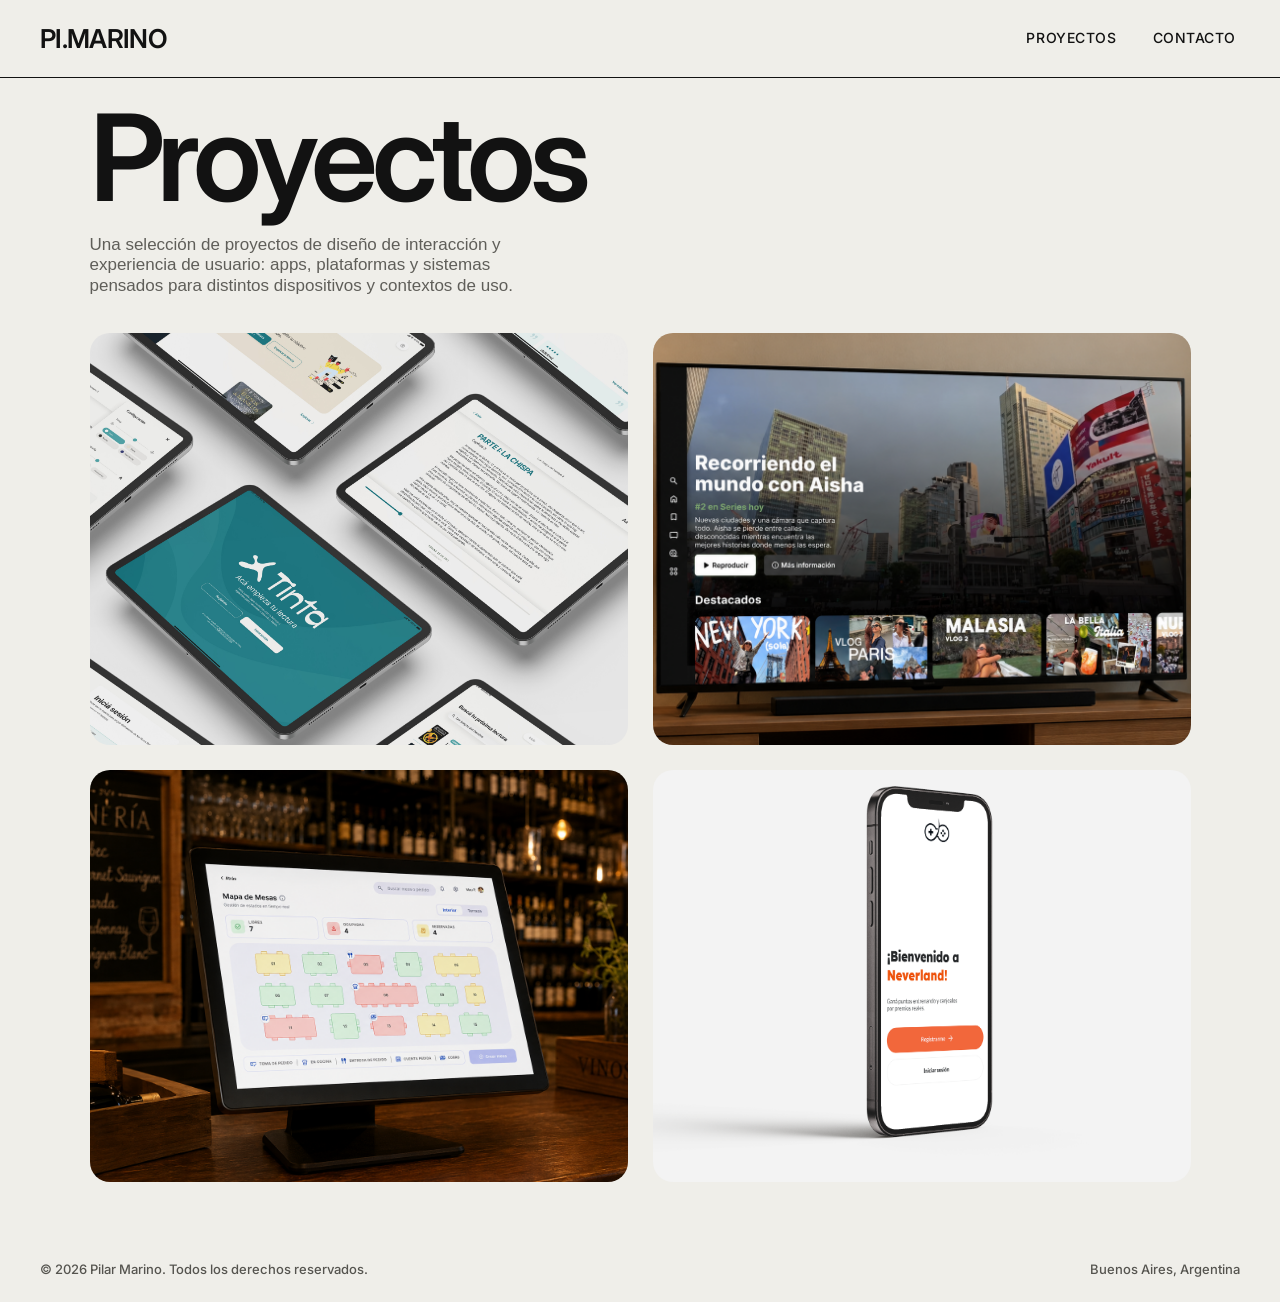
<file: proyectos.html>
<!DOCTYPE html>
<html lang="es">
<head>
  <meta charset="UTF-8">
  <meta name="viewport" content="width=device-width, initial-scale=1.0">
  <title>Proyectos · Pilar Marino</title>
  <meta name="description" content="Proyectos de diseño de interacción y experiencia de usuario de Pilar Marino.">
  <link rel="preconnect" href="https://fonts.googleapis.com">
  <link rel="preconnect" href="https://fonts.gstatic.com" crossorigin>
  <link href="https://fonts.googleapis.com/css2?family=Instrument+Serif:ital@0;1&family=Inter+Tight:wght@400;500;600;700&family=Inter:opsz,wght@14..32,500..700&display=swap" rel="stylesheet">
  <link rel="stylesheet" href="css/estilos.css?v=10">
</head>
<body>

  <!-- Header -->
  <header class="encabezado">
    <div class="encabezado__inner">
      <a href="index.html#inicio" class="encabezado__logo" aria-label="Pilar Marino, inicio">PI.MARINO</a>
      <nav class="encabezado__nav" aria-label="Principal">
        <a class="navlink" href="proyectos.html" aria-current="page">Proyectos</a>
        <a class="navlink" href="index.html#contacto">Contacto</a>
      </nav>
    </div>
  </header>

  <main class="proyectos">

    <!-- ============ TÍTULO ============ -->
    <div class="proyectos__intro">
      <h1 class="titulo-pagina">Proyectos</h1>
      <p class="proyectos__bajada">Una selección de proyectos de diseño de interacción y experiencia de usuario: apps, plataformas y sistemas pensados para distintos dispositivos y contextos de uso.</p>
    </div>

    <!-- ============ GRILLA ============ -->
    <ul class="grilla">
      <li>
        <a href="proyecto-tinta.html" class="proyecto">
          <span class="proyecto__img">
            <img src="assets/proyectos/card-tinta.jpg" alt="Mockups de la app de lectura Tinta en tablets" style="height:107.99%;left:0;top:-8.07%;width:100%">
          </span>
          <span class="proyecto__info">
            <span class="proyecto__titulo">Tinta</span>
            <span class="proyecto__tags"><span class="tag">App de lectura</span><span class="tag">Tablet</span></span>
            <span class="ver-mas">Ver más <img src="assets/proyectos/flecha.svg" alt=""></span>
          </span>
        </a>
      </li>
      <li>
        <a href="proyecto-atlas.html" class="proyecto">
          <span class="proyecto__img">
            <img src="assets/proyectos/card-atlas.png" alt="Plataforma de streaming Atlas en un televisor" style="height:135.04%;left:-15.82%;top:-10.6%;width:128.15%">
          </span>
          <span class="proyecto__info">
            <span class="proyecto__titulo">Atlas</span>
            <span class="proyecto__tags"><span class="tag">Streaming</span><span class="tag">Televisión</span></span>
            <span class="ver-mas">Ver más <img src="assets/proyectos/flecha.svg" alt=""></span>
          </span>
        </a>
      </li>
      <li>
        <a href="proyecto-wino.html" class="proyecto">
          <span class="proyecto__img">
            <img src="assets/proyectos/card-wino.png" alt="Sistema de gestión de pedidos Wino en una tablet de punto de venta" class="cubrir">
          </span>
          <span class="proyecto__info">
            <span class="proyecto__titulo">Wino</span>
            <span class="proyecto__tags"><span class="tag">Sistema de gestión de pedidos</span><span class="tag">POS - Tablet</span></span>
            <span class="ver-mas">Ver más <img src="assets/proyectos/flecha.svg" alt=""></span>
          </span>
        </a>
      </li>
      <li>
        <a href="proyecto-neverland.html" class="proyecto proyecto--oscuro">
          <span class="proyecto__img">
            <img src="assets/proyectos/card-neverland.png" alt="App Neverland en un celular" style="height:107.99%;left:0;top:-8.07%;width:100%">
          </span>
          <span class="proyecto__info">
            <span class="proyecto__titulo">Neverland</span>
            <span class="proyecto__tags"><span class="tag">App</span><span class="tag">Celular</span></span>
            <span class="ver-mas">Ver más <img src="assets/proyectos/flecha.svg" alt=""></span>
          </span>
        </a>
      </li>
    </ul>
  </main>

  <!-- Footer -->
  <footer class="pie">
    <div class="pie__fila">
      <span>© 2026 Pilar Marino. Todos los derechos reservados.</span>
      <span>Buenos Aires, Argentina</span>
    </div>
  </footer>

  <button class="accesibilidad" type="button" aria-label="Opciones de accesibilidad">
    <span class="bleed" style="inset:-20%"><img src="assets/icon-a11y.svg" alt=""></span>
  </button>

  <script src="js/main.js?v=3"></script>
</body>
</html>
</file>
<file: css/estilos.css>
/* =========================================================
   Pilar Marino — estilos
   Paleta clara y cálida · logo PI.MARINO (Inter Display)
   ========================================================= */
:root {
  --acento: #c9512c;
  --secundario: #7b5e48;
  --fondo: #f4eee4;
  --superficie: #eae1d3;
  --texto: #1e1b18;
  --texto-suave: #7a7066;
  --acento-oscuro: #8e3317;
  --acento-claro: #f2cdb9;
  --ancho: 1100px;
  --alto-header: 86px;
}

*,
*::before,
*::after { box-sizing: border-box; }

html { scroll-behavior: smooth; }

body {
  margin: 0;
  background: var(--fondo);
  color: var(--texto);
  font-family: "Inter Tight", sans-serif;
  line-height: 1.2;
  overflow-x: hidden;
}

img { display: block; max-width: none; }
a { color: inherit; text-decoration: none; }
h1, h2, h3, p, ul, figure, blockquote { margin: 0; padding: 0; }
ul { list-style: none; }

.sr-only {
  position: absolute; width: 1px; height: 1px;
  overflow: hidden; clip: rect(0 0 0 0); white-space: nowrap;
}

/* Contenedor para SVG que "sangran" fuera de su caja (como en Figma) */
.bleed { position: absolute; display: block; }
.bleed > img { width: 100%; height: 100%; }

/* ---------- Header ---------- */
.header {
  position: sticky;
  top: 0;
  z-index: 50;
  background: var(--fondo);
  filter: drop-shadow(0 4px 2px rgba(0, 0, 0, 0.25));
}
.header__inner {
  max-width: 1280px;
  margin: 0 auto;
  padding: 20px 90px 15px;
  display: flex;
  align-items: center;
  justify-content: space-between;
}

.logo { display: flex; flex-direction: column; width: 74px; }
.logo > span { position: relative; display: block; }
.logo__pili   { width: 39.41px; height: 23.27px; margin-bottom: -1.9px; }
.logo__chechu { width: 73.84px; height: 29.97px; }

.logo--footer { width: 135.49px; }
.logo--footer .logo__pili   { width: 72.16px;  height: 42.6px; margin-bottom: -3.48px; }
.logo--footer .logo__chechu { width: 135.19px; height: 54.88px; }

.menu { display: flex; gap: 30px; align-items: center; }
.menu__link {
  position: relative;
  padding: 10px 5px 6px;
  font-weight: 700;
  font-size: 17px;
}
.menu__link::after {
  content: "";
  position: absolute;
  left: 5px; bottom: 0;
  width: 0; height: 2px;
  background: var(--acento);
  border-radius: 2px;
  transition: width .25s ease;
}
.menu__link:hover::after,
.menu__link:focus-visible::after { width: calc(100% - 10px); }

/* Sección actual (en Figma: "Botón menu / seleccionado") */
.menu__link--activo { color: var(--acento); }
.menu__link--activo::before {
  content: "";
  position: absolute;
  left: 50%; top: 50%;
  width: 82px; height: 30px;
  transform: translate(-50%, -50%);
  background: var(--acento);
  opacity: .15;
}
.menu__link--activo::after { width: calc(100% - 10px); height: 2px; }

/* ---------- Bloques con posiciones fijas que se escalan ---------- */
.escala { position: relative; width: 100%; max-width: var(--ancho); margin: 0 auto; }
.escala > * { position: absolute; top: 0; left: 0; transform-origin: top left; }

.a { position: absolute; display: block; }
.a.r { display: flex; align-items: center; justify-content: center; }
.a.r > span { position: relative; flex: none; display: block; }
.foto > img { position: absolute; inset: 0; width: 100%; height: 100%; object-fit: cover; }

/* ---------- Hero ---------- */
.hero {
  padding: 33px 16px 0;
  display: flex;
  flex-direction: column;
  align-items: center;
  gap: 13px;
}
.hero__titulo {
  width: 490.85px;
  max-width: 100%;
  display: flex;
  flex-direction: column;
  align-items: center;
  gap: 5px;
}
.hero__h1 { position: relative; width: 100%; aspect-ratio: 490.848 / 76.541; }
.subtitulo {
  font-weight: 300;
  font-size: 18px;
  text-transform: uppercase;
  text-align: center;
}
.collage { width: 1100px; height: 568px; }

/* Botón "Conocenos" / "Ver todos" */
.boton-ir {
  display: inline-flex;
  align-items: center;
  gap: 10px;
  padding: 6px 10px;
  font-weight: 700;
  font-size: 17px;
  white-space: nowrap;
  transition: color .2s ease;
}
.boton-ir__icono {
  width: 7px; height: 14px;
  transform: scaleX(-1);
  transition: transform .2s ease;
}
.boton-ir:hover { color: var(--acento); }
.boton-ir:hover .boton-ir__icono { transform: scaleX(-1) translateX(-4px); }

/* ---------- Secciones ---------- */
.secciones {
  margin-top: 58px;
  padding: 0 16px 58px;
  display: flex;
  flex-direction: column;
  align-items: center;
  gap: 100px;
}

.titulo-seccion {
  position: relative;
  display: inline-block;
  font-weight: 700;
  font-size: 30px;
  padding-bottom: 15.5px;
}
.subrayado {
  position: absolute;
  bottom: 0;
  width: 148.45px;
  height: 15.5px;
}
.subrayado--izq { left: 46.4px; }
.subrayado--der { right: 0; }

/* Proyectos destacados */
.destacados { width: 100%; max-width: var(--ancho); display: flex; flex-direction: column; gap: 9px; }
.destacados__cabecera {
  display: flex;
  justify-content: space-between;
  align-items: flex-start;
}
.destacados__cabecera .boton-ir { margin-top: 5px; }

.destacados__cards { display: flex; gap: 24px; }
.card {
  flex: 1 1 0;
  display: flex;
  align-items: flex-end;
  gap: 25px;
  padding: 20px;
  background: var(--superficie);
  border: 7px solid var(--superficie);
  border-radius: 9px;
  overflow: hidden;
  transition: border-color .25s ease, transform .25s ease;
}
.card:hover { border-color: var(--secundario); transform: translateY(-4px); }
.card__img {
  position: relative;
  flex: 1 1 0;
  min-width: 0;
  height: 240px;
  border-radius: 20px;
  overflow: hidden;
}
.card__img > img { position: absolute; }
.card__info { width: 157px; flex: none; display: flex; flex-direction: column; gap: 10px; }
.card__titulo { font-weight: 700; font-size: 30px; }
.card__tags { display: flex; flex-direction: column; align-items: flex-start; gap: 13px; }
.tag {
  border: 2px solid var(--acento);
  color: var(--acento);
  padding: 4px 6px;
  font-size: 15px;
  text-transform: uppercase;
}

/* Cita */
.cita { width: 1052px; height: 350px; }
.cita__texto {
  position: absolute;
  left: 0; top: 0;
  font-weight: 300;
  font-style: italic;
  font-size: 79.683px;
  text-transform: uppercase;
}
.cita__texto p { white-space: pre; }
.cita__fuerte { font-weight: 700; }
.cita__autor {
  position: absolute;
  left: 544px; top: 292px;
  font-weight: 300;
  font-style: italic;
  font-size: 41.162px;
  text-transform: uppercase;
}

/* Herramientas */
.herramientas { display: flex; flex-direction: column; align-items: center; gap: 42px; }
.titulo-seccion--centro { text-align: right; }
.herramientas__lista {
  display: flex;
  flex-wrap: wrap;
  justify-content: center;
  gap: 25px;
}
.herramienta {
  width: 256px;
  height: 144.71px;
  display: flex;
  flex-direction: column;
  align-items: center;
  gap: 10.3px;
  padding: 24.71px 28.83px;
  border: 1.941px solid var(--secundario);
  border-radius: 24.85px;
  box-shadow: 0 .775px 1.55px rgba(0, 0, 0, .1), 0 .775px 2.325px rgba(0, 0, 0, .1);
  font-weight: 700;
  font-size: 22px;
  text-align: center;
  transition: background-color .25s ease, transform .25s ease;
}
.herramienta:hover { background: rgba(137, 98, 210, .15); transform: translateY(-4px); }
.herramienta__logo { position: relative; height: 59px; overflow: hidden; flex: none; }
.herramienta__logo > img { position: absolute; }
.herramienta__logo > img.cubrir { inset: 0; width: 100%; height: 100%; object-fit: cover; }

/* Contacto */
.contacto {
  width: 100%;
  max-width: 1280px;
  display: flex;
  flex-direction: column;
  align-items: center;
  gap: 15px;
  scroll-margin-top: 100px;
}
.contacto__linea { position: relative; display: block; width: 1125px; max-width: 100%; height: 0; }
.contacto__fila {
  width: 100%;
  display: flex;
  align-items: center;
  gap: 26px;
  padding: 30px 93px;
}
.contacto__titulo { font-weight: 700; font-size: 30px; white-space: nowrap; }
.contacto__divisor { position: relative; display: block; width: 3.33px; height: 118.95px; flex: none; }
.contacto__dato {
  display: flex;
  align-items: center;
  gap: 20px;
  font-weight: 700;
  font-size: 22px;
  white-space: nowrap;
}
.contacto__icono { position: relative; display: block; flex: none; }
.contacto__mails { display: flex; flex-direction: column; }
.contacto a:hover { color: var(--acento); }

/* ---------- Footer ---------- */
.footer { background: rgba(160, 160, 160, 0.1); padding-top: 20px; }
.footer__contenido {
  max-width: 1280px;
  margin: 0 auto;
  padding: 0 65px;
  display: flex;
  align-items: center;
  gap: 197px;
}
.footer__links {
  width: 220px;
  display: grid;
  grid-template-columns: 97px auto;
  gap: 10px;
}
.footer__links a { padding: 6px 10px; font-weight: 700; font-size: 17px; }
.footer__links a:hover { color: var(--acento); }
.footer__legal {
  border-top: 1px solid #1a1a1a;
  padding: 10px 64px 14px;
  text-align: center;
  color: var(--texto-suave);
  font-size: 10px;
}

/* Botón de accesibilidad */
.accesibilidad {
  position: fixed;
  right: 62px;
  bottom: 32px;
  z-index: 60;
  width: 50px; height: 50px;
  padding: 0;
  border: 0;
  background: none;
  cursor: pointer;
  transition: transform .2s ease;
}
.accesibilidad:hover { transform: scale(1.08); }

/* =========================================================
   Página Proyectos
   ========================================================= */
.escala--izq { margin: 0; max-width: 373px; }

.proyectos {
  max-width: 1101px;
  margin: 0 auto;
  padding: 25px 16px 60px;
  box-sizing: content-box;
}
.proyectos__intro { display: flex; flex-direction: column; }
.titulo-proyectos { width: 373px; height: 73px; }
.proyectos__bajada { max-width: 444px; font-size: 15px; }

.grilla {
  margin-top: 37px;
  display: grid;
  grid-template-columns: repeat(2, 538px);
  gap: 25px;
}

.proyecto {
  position: relative;
  display: flex;
  align-items: flex-end;
  height: 412px;
  padding: 40px;
  border-radius: 20px;
  overflow: hidden;
  isolation: isolate;
}
.proyecto__img {
  position: absolute;
  inset: 0;
  z-index: -1;
  overflow: hidden;
  transition: filter .35s ease, transform .35s ease;
}
.proyecto__img > img { position: absolute; }
.proyecto__img > img.cubrir { inset: 0; width: 100%; height: 100%; object-fit: cover; }
.proyecto__img::after {
  content: "";
  position: absolute;
  inset: 0;
  background: rgba(0, 0, 0, .4);
  opacity: 0;
  transition: opacity .35s ease;
}
.proyecto--oscuro .proyecto__img::after { background: rgba(0, 0, 0, .6); }

.proyecto__info {
  display: flex;
  flex-direction: column;
  align-items: flex-start;
  gap: 10px;
  opacity: 0;
  transform: translateY(12px);
  transition: opacity .3s ease, transform .3s ease;
}
.proyecto__titulo { font-weight: 700; font-size: 30px; }
.proyecto__tags { display: flex; flex-direction: column; align-items: flex-start; gap: 13px; }
.ver-mas {
  margin-top: 20px;
  display: inline-flex;
  align-items: center;
  gap: 8px;
  padding: 5px 5px;
  background: var(--acento);
  border: 3px solid var(--acento);
  font-weight: 700;
  font-size: 17px;
}
.ver-mas > img { width: 18px; height: 10.58px; transition: transform .2s ease; }

/* Hover (en Figma: "Variant2") */
.proyecto:hover .proyecto__img,
.proyecto:focus-visible .proyecto__img { filter: blur(20px); transform: scale(1.15); }
.proyecto:hover .proyecto__img::after,
.proyecto:focus-visible .proyecto__img::after { opacity: 1; }
.proyecto:hover .proyecto__info,
.proyecto:focus-visible .proyecto__info { opacity: 1; transform: none; }
.proyecto:hover .ver-mas > img { transform: translateX(4px); }

/* En celulares y tablets no hay hover: se muestra la info siempre */
@media (hover: none) {
  .proyecto__img::after,
  .proyecto--oscuro .proyecto__img::after { opacity: 1; background: linear-gradient(to top, rgba(0,0,0,.9) 15%, rgba(0,0,0,0) 85%); }
  .proyecto__info { opacity: 1; transform: none; }
}

/* =========================================================
   Páginas de detalle de proyecto
   ========================================================= */
.detalle__contenedor {
  max-width: var(--ancho);
  margin: 0 auto;
  padding: 7px 16px 0;
  box-sizing: content-box;
}

.boton-atras {
  display: inline-flex;
  align-items: center;
  gap: 10px;
  margin-left: -8px;
  padding: 6px 10px;
  font-weight: 700;
  font-size: 17px;
  transition: color .2s ease;
}
.boton-atras__icono { width: 7px; height: 14px; transition: transform .2s ease; }
.boton-atras:hover { color: var(--acento); }
.boton-atras:hover .boton-atras__icono { transform: translateX(-4px); }

.detalle__hero {
  margin-top: 19px;
  display: flex;
  align-items: flex-start;
  gap: 29px;
}
.detalle__imagen {
  width: 537px;
  height: 280px;
  flex: none;
  object-fit: cover;
  border-radius: 20px;
}
.detalle__info { width: 444px; display: flex; flex-direction: column; gap: 30px; }
.detalle__textos { display: flex; flex-direction: column; gap: 11px; font-size: 15px; }
.detalle__anio { font-size: 13px; }
.detalle__titulo { font-weight: 700; font-size: 59px; line-height: .9; }
.detalle__tipo { font-weight: 300; font-size: 24px; text-transform: uppercase; }
.detalle__tags { display: flex; flex-wrap: wrap; gap: 13px; }

/* Barra de subsecciones (en Figma: "Navigation") */
.subnav {
  position: sticky;
  top: var(--alto-header);
  z-index: 40;
  margin-top: 32px;
  filter: drop-shadow(0 4px 22px rgba(222, 193, 255, .15));
}
.subnav__inner {
  max-width: 1280px;
  margin: 0 auto;
  display: flex;
  align-items: center;
  justify-content: space-between;
  gap: 8px;
  padding: 10px 90px;
  background: rgba(55, 30, 102, .8);
  border: 8px solid rgba(55, 30, 102, .8);
  backdrop-filter: blur(75px);
  -webkit-backdrop-filter: blur(75px);
  box-shadow: 0 7.53px 11.29px -7.53px rgba(0, 0, 0, .1);
  overflow-x: auto;
  scrollbar-width: none;
}
.subnav__inner::-webkit-scrollbar { display: none; }
.subnav__boton {
  flex: none;
  padding: 9px 17px;
  border: 2px solid transparent;
  border-radius: 2px;
  background: none;
  color: var(--texto);
  font: 700 17px/1.2 "Inter Tight", sans-serif;
  cursor: pointer;
  transition: background-color .2s ease, border-color .2s ease;
}
.subnav__boton:hover { background: rgba(255, 255, 255, .08); }
.subnav__boton[aria-selected="true"] { background: rgba(255, 255, 255, .15); border-color: var(--texto); }

/* Cada etapa / tab */
.etapa {
  max-width: var(--ancho);
  margin: 0 auto;
  padding: 55px 16px 90px;
  box-sizing: content-box;
  display: flex;
  flex-direction: column;
  align-items: flex-start;
  gap: 57px;
  scroll-margin-top: calc(var(--alto-header) + 80px);
}
.etapa[hidden] { display: none; }
.etapa__intro { display: flex; align-items: center; gap: 22px; font-size: 15px; }
.etapa__intro > p, .etapa__texto-boton { width: 407px; }
.etapa__numero { display: flex; flex-direction: column; color: var(--secundario); opacity: .7; flex: none; }
.etapa__numero span { font-weight: 700; font-size: 61.926px; line-height: 1.2; }
.etapa__numero small { max-width: 87px; font-size: 11.406px; text-transform: uppercase; }
.etapa__bloque { width: 407px; display: flex; flex-direction: column; gap: 14px; font-size: 15px; }
.etapa__bloque--ancho { width: 100%; gap: 20px; }
.etapa__subtitulo { font-weight: 700; font-size: 22px; }

/* Benchmark */
.referentes { width: 100%; display: grid; grid-template-columns: repeat(3, 1fr); gap: 25px; }
.referente { display: flex; align-items: flex-start; gap: 25px; }
.referente > img { width: 69px; height: 69px; object-fit: cover; flex: none; }
.referente h3 { font-family: "Inter", sans-serif; font-weight: 500; font-size: 28px; color: var(--secundario); margin-bottom: 10px; }
.referente p { font-size: 15px; }

.tarjetas { width: 100%; display: grid; grid-template-columns: repeat(3, 1fr); gap: 25px; }
.tarjeta {
  display: flex;
  flex-direction: column;
  gap: 10.3px;
  padding: 24.71px 28.83px;
  border: 1.941px solid var(--secundario);
  border-radius: 24.85px;
  box-shadow: 0 .775px 1.55px rgba(0, 0, 0, .1), 0 .775px 2.325px rgba(0, 0, 0, .1);
}
.tarjeta h3 { font-weight: 700; font-size: 22px; }
.tarjeta p { font-size: 15px; color: var(--secundario); }

/* Flows */
.flows { display: flex; flex-wrap: wrap; gap: 26px; }
.flow-boton {
  width: 348px;
  padding: 24.71px 28.83px;
  border: 1.941px solid var(--secundario);
  border-radius: 24.85px;
  background: none;
  color: var(--texto);
  font: 700 22px/1.2 "Inter Tight", sans-serif;
  cursor: pointer;
  box-shadow: 0 .775px 1.55px rgba(0, 0, 0, .1), 0 .775px 2.325px rgba(0, 0, 0, .1);
  transition: background-color .25s ease, transform .25s ease;
}
.flow-boton:hover { background: rgba(137, 98, 210, .15); transform: translateY(-3px); }

/* Diseño de interfaz */
.etapa__texto-boton { display: flex; flex-direction: column; align-items: flex-start; gap: 10px; }
.boton-prototipo {
  padding: 7px 18px;
  border-radius: 70px;
  background: var(--acento);
  color: #000;
  font-family: "Inter", sans-serif;
  font-weight: 500;
  font-size: 16px;
  text-decoration: underline;
  filter: drop-shadow(0 1.3px 1.3px rgba(0, 0, 0, .1)) drop-shadow(0 1.3px 2px rgba(0, 0, 0, .1));
  transition: transform .2s ease;
}
.boton-prototipo:hover { transform: translateY(-2px); }
#diseno .escala { margin: -33px 0 0; }
.maqueta { width: 1099px; height: 806px; }
.maqueta__pantalla {
  position: absolute;
  left: 43.74px; top: 29.16px;
  width: 1020.5px; height: 735.09px;
  object-fit: cover;
  border-radius: 44.67px;
}

/* Carruseles con scroll horizontal (heurísticas y mejoras) */
.carrusel {
  /* llega hasta el borde derecho de la pantalla, como en el Figma */
  width: auto;
  align-self: stretch;
  margin-right: calc((100vw - 100%) / -2);
  padding-right: 16px;
  display: flex;
  gap: 33px;
  overflow-x: auto;
  scroll-snap-type: x mandatory;
  padding-bottom: 16px;
  scrollbar-color: var(--secundario) transparent;
}
.carrusel > li { flex: none; scroll-snap-align: start; }

.heuristica {
  width: 541px;
  display: flex;
  flex-direction: column;
  gap: 16px;
  padding: 38.41px 44.81px;
  border: 3.017px solid var(--secundario);
  border-radius: 38.6px;
  box-shadow: 0 1.2px 2.4px rgba(0, 0, 0, .1), 0 1.2px 3.6px rgba(0, 0, 0, .1);
}
.heuristica h3 { font-weight: 700; font-size: 22px; }
.heuristica p { font-size: 15px; color: var(--secundario); }

/* Pruebas de usabilidad: tortas con conic-gradient */
.tarea { display: flex; flex-direction: column; gap: 25px; margin-top: 22px; }
.tarea__titulo { font-weight: 400; font-size: 15px; color: var(--secundario); }
.tarea__graficos { display: grid; grid-template-columns: repeat(3, 1fr); gap: 32px; }
.grafico { display: flex; align-items: flex-start; gap: 7.5px; }
.torta {
  position: relative;
  width: 234.22px;
  height: 234.22px;
  flex: none;
  border-radius: 50%;
}
.torta span {
  position: absolute;
  font-family: "Inter", sans-serif;
  font-weight: 500;
  font-size: 23.42px;
  line-height: 1.2;
}
.torta span.oscuro { color: var(--fondo); }
.leyenda {
  margin-top: 27.6px;
  display: flex;
  flex-direction: column;
  gap: 5px;
  font-family: "Inter", sans-serif;
  font-size: 10.04px;
}
.leyenda--fila { width: 35px; }
.leyenda span { display: flex; align-items: center; gap: 5.86px; white-space: nowrap; }
.leyenda span::before {
  content: "";
  width: 11.71px; height: 11.71px;
  border-radius: 50%;
  flex: none;
}
.leyenda span.chico::before { width: 7.41px; height: 7.41px; }
.leyenda .c1::before { background: var(--acento); }
.leyenda .c2::before { background: var(--acento-oscuro); }
.leyenda .c3::before { background: var(--acento-claro); }
.tarea__conclusion { width: 518px; max-width: 100%; margin-top: 42px; font-size: 15px; }

/* Mejoras: antes / después */
.mejoras { gap: 25px; }
.mejora {
  width: 819px;
  display: flex;
  flex-direction: column;
  gap: 4.65px;
  padding: 18.6px;
  border: 3px solid var(--acento);
  border-radius: 22.72px;
  box-shadow: 0 .6px 1.2px rgba(0, 0, 0, .1), 0 .6px 1.8px rgba(0, 0, 0, .1);
}
.mejora h3 { font-weight: 700; font-size: 22px; }
.mejora > p { width: 474px; max-width: 100%; font-size: 15px; }
.comparacion { margin-top: auto; padding-top: 14px; display: grid; grid-template-columns: 1fr 1fr; gap: 13.96px; }
.comparacion figure { display: flex; flex-direction: column; align-items: center; gap: 4.65px; font-size: 15px; }
.captura { position: relative; width: 100%; aspect-ratio: 2388 / 1668; }
.captura > img { width: 100%; height: 100%; object-fit: cover; }
/* Coordenadas del Figma: la captura mide 380.9 × 266 y arranca 22.65px abajo del texto */
.marca {
  position: absolute;
  left: calc(var(--x) * 100% / 380.9);
  top: calc((var(--y) - 22.65) * 100% / 266.05);
  width: calc(var(--w) * 100% / 380.9);
  height: calc(var(--h) * 100% / 266.05);
  border: 1px solid red;
  border-radius: 1px;
}

/* ---- Variantes usadas en Atlas ---- */
.referente > img.redondeado { border-radius: 20px; }
.tarjetas--cinco { grid-template-columns: repeat(6, 1fr); }
.tarjetas--cinco > li { grid-column: span 2; }
.tarjetas--cinco > li:nth-child(n+4) { grid-column: span 3; }

.maqueta--tele { width: 1100px; height: 677px; }
.maqueta__tele { position: absolute; left: 0; top: 25.44px; width: 1100px; height: 618.75px; }

.grafico--pregunta { flex-direction: column; gap: 10px; }
.grafico__pregunta { width: 234px; min-height: 72px; font-size: 13px; line-height: 1.2; }
.grafico__fila { display: flex; align-items: flex-start; gap: 7.5px; }
.grafico--pregunta .leyenda { margin-top: 64px; }

.leyes { width: 100%; display: grid; grid-template-columns: 1fr 1fr; gap: 23.4px; }
.ley {
  display: flex;
  flex-direction: column;
  gap: 9.6px;
  padding: 23.15px 27px;
  border: 1.818px solid var(--secundario);
  border-radius: 23.3px;
  box-shadow: 0 .7px 1.45px rgba(0, 0, 0, .1), 0 .7px 2.2px rgba(0, 0, 0, .1);
}
.ley h3 { font-weight: 700; font-size: 20.6px; }
.ley p { font-size: 14.05px; color: var(--secundario); }

.mejoras--tv .mejora { padding: 28.7px; border-radius: 35px; gap: 7.2px; }
.mejoras--tv .mejora > p { width: 588px; }
.mejoras--tv .comparacion { gap: 10.5px; padding-top: 21px; }
.mejoras--tv .comparacion figure { font-family: "Inter", sans-serif; font-weight: 500; font-size: 12.92px; gap: 7.2px; }
.mejoras--tv .captura { aspect-ratio: 4096 / 2304; }
.mejoras--tv .marca {
  left: calc(var(--x) * 100% / 372.53);
  top: calc((var(--y) - 22.7) * 100% / 209.55);
  width: calc(var(--w) * 100% / 372.53);
  height: calc(var(--h) * 100% / 209.55);
}

/* Mejoras con capturas de tablet (Wino) */
.mejoras--tablet .mejora { height: 463px; padding: 27.8px; border-radius: 34px; gap: 7px; }
.mejoras--tablet .mejora > p { width: 525px; }
.mejoras--tablet .comparacion { gap: 20.9px; padding-top: 21px; }
.mejoras--tablet .comparacion figure { font-family: "Inter", sans-serif; font-weight: 500; font-size: 12.52px; gap: 7px; }
.mejoras--tablet .marca {
  left: calc(var(--x) * 100% / 368.24);
  top: calc((var(--y) - 22) * 100% / 257.2);
  width: calc(var(--w) * 100% / 368.24);
  height: calc(var(--h) * 100% / 257.2);
}

/* Cabecera con texto más ancho (Wino) */
.detalle__info--ancha { width: auto; flex: 1; }

/* ---- Variantes usadas en Neverland ---- */
.detalle__imagen--caja { position: relative; overflow: hidden; background: #fff; }
.detalle__imagen--caja > img { position: absolute; }
.referente > img.redondeado-chico { border-radius: 10px; }
.tarjeta--ancha { width: 100%; padding: 25px 28px; border-radius: 20px; }
.tarjeta--ancha p + p { margin-top: 18px; }
.escala--celular { max-width: 347px; align-self: center; }
#diseno .escala--celular { margin: -18px auto 0; }
.maqueta--celular { width: 347px; height: 662px; }
.maqueta__celular { position: absolute; left: 9.79px; top: 16px; width: 319px; height: 623px; border-radius: 52px; }

/* Design system con menú lateral */
.ds { width: 100%; display: grid; grid-template-columns: 127px 1fr; gap: 73px; align-items: start; }
.ds__nav {
  position: sticky;
  top: calc(var(--alto-header) + 90px);
  display: flex;
  flex-direction: column;
  gap: 14px;
}
.ds__boton {
  padding: 6px 10px;
  border: 2px solid transparent;
  background: none;
  color: rgba(255, 255, 255, .6);
  font: 700 17px/1.2 "Inter Tight", sans-serif;
  text-align: left;
  cursor: pointer;
  transition: color .2s ease, background-color .2s ease;
}
.ds__boton:hover { color: var(--texto); }
.ds__boton[aria-pressed="true"] { background: #3e3e3e; border-color: #3e3e3e; color: var(--texto); }
.ds__panel { display: flex; flex-direction: column; gap: 52px; padding-bottom: 80px; }
.ds__panel[hidden] { display: none; }
.ds__intro { max-width: 665px; display: flex; flex-direction: column; gap: 10px; font-size: 15px; }
.ds__intro h2 { font-weight: 700; font-size: 47px; }
.ds__panel > img { width: 100%; height: auto; }

/* UI Kit */
.uikit {
  width: 100%;
  height: auto;
  border-radius: 20px;
  filter: drop-shadow(0 1.7px 1.7px rgba(0, 0, 0, .1)) drop-shadow(0 1.7px 2.6px rgba(0, 0, 0, .1));
}

/* Visor de imágenes */
.visor {
  width: min(1200px, 94vw);
  max-height: 92vh;
  padding: 0;
  border: 2px solid var(--secundario);
  border-radius: 20px;
  background: var(--fondo);
  color: var(--texto);
}
.visor::backdrop { background: rgba(0, 0, 0, .75); backdrop-filter: blur(4px); }
.visor__barra { display: flex; align-items: center; justify-content: space-between; padding: 16px 20px; }
.visor__titulo { font-weight: 700; font-size: 22px; }
.visor__cerrar {
  width: 40px; height: 40px;
  border: 0; border-radius: 50%;
  background: rgba(255, 255, 255, .1);
  color: var(--texto);
  font-size: 18px;
  cursor: pointer;
}
.visor__cerrar:hover { background: var(--acento); }
.visor__imagen { width: 100%; height: auto; max-width: none; padding: 0 20px 20px; }

/* ---------- Responsive ---------- */
@media (max-width: 1180px) {
  .header__inner { padding: 20px 32px 15px; }
  .destacados__cards { flex-direction: column; }
  .card { flex: none; }
  .contacto__fila { flex-wrap: wrap; justify-content: center; padding: 30px 16px; }
  .contacto__titulo { width: 100%; text-align: center; white-space: normal; }
  .footer__contenido { gap: 64px; padding: 0 32px; }
  .grilla { grid-template-columns: repeat(2, 1fr); }
  .proyecto { height: auto; aspect-ratio: 538 / 412; padding: 28px; }
}

@media (max-width: 1180px) {
  .subnav__inner { padding: 10px 24px; }
  .detalle__imagen { width: 48%; height: auto; aspect-ratio: 537 / 280; }
  .detalle__info { flex: 1; width: auto; }
  .tarea__graficos { grid-template-columns: 1fr; justify-items: start; }
}

@media (max-width: 800px) {
  .grilla { grid-template-columns: 1fr; }
  .detalle__hero { flex-direction: column; }
  .detalle__imagen { width: 100%; }
  .referentes, .tarjetas { grid-template-columns: 1fr; }
  .etapa__intro { flex-direction: column; align-items: flex-start; gap: 8px; }
  .etapa__intro > p, .etapa__texto-boton, .etapa__bloque { width: 100%; }
  .etapa__bloque--ancho { width: 100%; }
  .heuristica { width: 85vw; padding: 28px; }
  .mejora { width: 88vw; }
  .flow-boton { width: 100%; }
  #diseno .escala { margin-top: 0; }
  .tarjetas--cinco > li, .tarjetas--cinco > li:nth-child(n+4) { grid-column: auto; }
  .leyes { grid-template-columns: 1fr; }
  .ds { grid-template-columns: 1fr; gap: 24px; }
  .ds__nav { position: static; flex-direction: row; flex-wrap: wrap; gap: 8px; }
  .ds__intro h2 { font-size: 34px; }
  .mejoras--tv .mejora { padding: 18px; }
  .mejoras--tablet .mejora { height: auto; padding: 18px; }
  .grafico--pregunta .leyenda { margin-top: 0; }
}

@media (max-width: 640px) {
  .header__inner { padding: 16px; }
  .menu { gap: 10px; }
  .menu__link { font-size: 15px; }
  .secciones { gap: 64px; }
  .titulo-seccion, .card__titulo, .contacto__titulo { font-size: 24px; }
  .card { flex-direction: column; align-items: stretch; padding: 12px; }
  .card__img { flex: none; height: 200px; }
  .card__info { width: auto; }
  .card__tags { flex-direction: row; flex-wrap: wrap; }
  .herramienta { width: calc(50% - 12.5px); height: auto; padding: 18px 8px; font-size: 16px; }
  .contacto__divisor { display: none; }
  .contacto__fila { flex-direction: column; gap: 20px; }
  .contacto__dato { font-size: 18px; }
  .footer__contenido { flex-direction: column; gap: 24px; padding: 0 16px 16px; }
  .accesibilidad { right: 16px; bottom: 16px; }
  .proyecto { padding: 20px; }
  .proyecto__titulo { font-size: 24px; }
  .proyecto__tags { flex-direction: row; flex-wrap: wrap; gap: 8px; }
  .ver-mas { margin-top: 8px; }
  .detalle__titulo { font-size: 44px; }
  .subnav__inner { justify-content: flex-start; padding: 6px 8px; border-width: 4px; }
  .subnav__boton { font-size: 15px; padding: 8px 12px; }
  .etapa { padding-top: 36px; gap: 40px; }
  .referente h3 { font-size: 22px; }
  .grafico { flex-direction: column; }
  .leyenda { margin-top: 0; flex-direction: row; flex-wrap: wrap; gap: 12px; }
  .leyenda--fila { width: auto; }
  .heuristica h3, .tarjeta h3, .mejora h3 { font-size: 19px; }
  .comparacion { grid-template-columns: 1fr; }
}

/* =========================================================
   Ajustes de contraste para la paleta clara y cálida
   ========================================================= */
:root { --crema: #f4eee4; --tinta: #1e1b18; }
.header { filter: drop-shadow(0 2px 6px rgba(30, 27, 24, .08)); }
.footer { background: var(--superficie); }
.footer__legal { border-top-color: rgba(30, 27, 24, .12); }
.proyecto__info, .ver-mas { color: var(--crema); }
.torta span { color: #fff; }
.torta span.oscuro { color: var(--tinta); }
.subnav { filter: drop-shadow(0 4px 18px rgba(30, 27, 24, .18)); }
.subnav__inner { background: var(--tinta); border-color: var(--tinta); }
.subnav__boton { color: var(--crema); }
.subnav__boton:hover { background: rgba(244, 238, 228, .1); }
.subnav__boton[aria-selected="true"] { background: rgba(244, 238, 228, .15); border-color: var(--crema); }
.herramienta:hover, .flow-boton:hover { background: rgba(201, 81, 44, .08); }
.boton-prototipo { color: #fff; }
.ds__boton { color: rgba(30, 27, 24, .55); }
.ds__boton[aria-pressed="true"] { background: var(--tinta); border-color: var(--tinta); color: var(--crema); }
.visor__cerrar { background: rgba(30, 27, 24, .08); }
.visor__cerrar:hover { color: #fff; }

/* =========================================================
   Estética nueva: logo PI.MARINO, portada y detalles limpios
   (sin trazos de pincel)
   ========================================================= */
:root { --display: "Inter", system-ui, sans-serif; }

/* Logo con la misma tipografía que el portfolio de Framer */
.logo {
  width: auto;
  display: inline-block;
  font-family: var(--display);
  font-optical-sizing: auto;
  font-weight: 600;
  font-size: 22px;
  letter-spacing: -0.02em;
  line-height: 1;
  color: var(--texto);
  font-feature-settings: "ss01", "ss02", "cv01", "cv05", "cv08", "cv11";
}
.logo--footer { width: auto; font-size: 34px; }

/* Portada */
.portada {
  max-width: 1280px;
  margin: 0 auto;
  padding: 72px 90px 40px;
  display: flex;
  flex-direction: column;
  gap: 24px;
}
.portada__datos {
  display: flex;
  justify-content: space-between;
  gap: 16px;
  flex-wrap: wrap;
  font-size: 15px;
  color: var(--texto-suave);
}
.portada__datos span:first-child { color: var(--texto); font-weight: 700; }
.portada__nombre {
  font-family: var(--display);
  font-optical-sizing: auto;
  font-weight: 600;
  font-size: clamp(64px, 17.5vw, 224px);
  line-height: .9;
  letter-spacing: -0.035em;
  color: var(--texto);
  font-feature-settings: "ss01", "ss02", "cv01", "cv05", "cv08", "cv11";
  border-bottom: 1px solid rgba(30, 27, 24, .15);
  padding-bottom: 24px;
}
.portada__pie { display: flex; justify-content: space-between; align-items: center; gap: 16px; flex-wrap: wrap; }
.portada__bajada { font-weight: 300; font-size: 22px; text-transform: uppercase; letter-spacing: .02em; }

/* Títulos sin subrayado de pincel */
.titulo-seccion { padding-bottom: 0; font-family: var(--display); letter-spacing: -0.01em; }
.titulo-seccion::after {
  content: "";
  display: block;
  width: 40px;
  height: 3px;
  margin-top: 10px;
  background: var(--acento);
  border-radius: 2px;
}
.titulo-pagina {
  font-family: var(--display);
  font-optical-sizing: auto;
  font-weight: 600;
  font-size: clamp(44px, 8vw, 88px);
  line-height: 1;
  letter-spacing: -0.03em;
  margin-bottom: 14px;
}
.titulo-pagina::after { content: "."; color: var(--acento); }

/* Cita limpia */
.cita-limpia { width: 100%; max-width: var(--ancho); position: relative; padding: 40px 0 0 0; }
.cita-limpia__comillas {
  position: absolute;
  top: -30px;
  left: -8px;
  font-family: Georgia, serif;
  font-size: 180px;
  line-height: 1;
  color: var(--acento);
  opacity: .9;
}
.cita-limpia__texto {
  max-width: 900px;
  font-family: var(--display);
  font-weight: 300;
  font-size: clamp(36px, 6vw, 72px);
  line-height: 1.05;
  letter-spacing: -0.02em;
}
.cita-limpia__texto strong { font-weight: 700; color: var(--acento); }
.cita-limpia__autor {
  margin-top: 20px;
  display: flex;
  align-items: center;
  gap: 12px;
  font-size: 15px;
  text-transform: uppercase;
  letter-spacing: .12em;
  color: var(--texto-suave);
}
.cita-limpia__autor::before { content: ""; width: 48px; height: 1px; background: currentColor; }

/* Herramientas y contacto con líneas finas */
.herramienta { border-width: 1px; }
.contacto { border-top: 1px solid rgba(30, 27, 24, .15); border-bottom: 1px solid rgba(30, 27, 24, .15); max-width: var(--ancho); }
.contacto__fila { padding: 40px 0; justify-content: space-between; }
.contacto__separador { width: 1px; align-self: stretch; background: rgba(30, 27, 24, .15); }
.contacto__titulo { font-family: var(--display); letter-spacing: -0.01em; }

/* Bordes más finos en tarjetas, para que se vean más livianas */
.tarjeta, .flow-boton, .ley { border-width: 1px; }
.heuristica { border-width: 1.5px; }
.mejora { border-width: 1.5px; }

@media (max-width: 1180px) {
  .portada { padding: 48px 32px 32px; }
  .contacto__fila { justify-content: center; }
}
@media (max-width: 640px) {
  .portada { padding: 32px 16px 24px; }
  .portada__bajada { font-size: 16px; }
  .contacto__separador { display: none; }
  .cita-limpia__comillas { font-size: 120px; top: -10px; }
}
.menu__link { white-space: nowrap; }
@media (max-width: 640px) {
  .logo { font-size: 18px; }
  .menu { gap: 4px; }
  .menu__link { font-size: 14px; padding-left: 4px; padding-right: 4px; }
}

/* Sobre mí */
.sobre-mi { width: 100%; max-width: var(--ancho); display: flex; flex-direction: column; gap: 32px; scroll-margin-top: 110px; }
.sobre-mi__contenido { display: grid; grid-template-columns: 1.2fr 1fr; gap: 48px; align-items: start; }
.sobre-mi__lead {
  font-family: var(--display);
  font-weight: 500;
  font-size: clamp(28px, 3.6vw, 44px);
  line-height: 1.1;
  letter-spacing: -0.02em;
}
.sobre-mi__texto { display: flex; flex-direction: column; gap: 24px; font-size: 17px; line-height: 1.45; color: var(--texto-suave); }
.sobre-mi__areas { display: flex; flex-wrap: wrap; gap: 10px; }
.sobre-mi__areas li {
  padding: 8px 14px;
  border: 1px solid rgba(30, 27, 24, .2);
  border-radius: 999px;
  font-size: 14px;
  color: var(--texto);
}

/* Contacto con tres datos */
.contacto__disponible {
  display: flex; align-items: center; gap: 8px;
  margin-bottom: 10px;
  font-size: 14px; text-transform: uppercase; letter-spacing: .1em; color: var(--texto-suave);
}
.contacto__disponible::before { content: ""; width: 8px; height: 8px; border-radius: 50%; background: #3f9b5b; }
.contacto__datos { display: flex; flex-direction: column; gap: 14px; }
.contacto__dato { font-size: 19px; gap: 14px; }
.contacto__ig {
  width: 26px; height: 26px; margin: 0 2px;
  border: 2px solid var(--texto); border-radius: 8px; position: relative; flex: none;
}
.contacto__ig::before { content: ""; position: absolute; inset: 5px; border: 2px solid var(--texto); border-radius: 50%; }
.contacto__ig::after { content: ""; position: absolute; top: 3px; right: 3px; width: 3px; height: 3px; border-radius: 50%; background: var(--texto); }

@media (max-width: 800px) {
  .sobre-mi__contenido { grid-template-columns: 1fr; gap: 20px; }
}

/* =========================================================
   Piezas interactivas (las mueve js/animaciones.js con GSAP)
   ========================================================= */

/* Cinta infinita bajo la portada */
.cinta {
  overflow: hidden;
  border-top: 1px solid rgba(30, 27, 24, .15);
  border-bottom: 1px solid rgba(30, 27, 24, .15);
  background: var(--tinta);
  color: var(--crema);
  padding: 18px 0;
  margin-top: 24px;
}
.cinta__pista { display: flex; width: max-content; align-items: center; gap: 36px; padding-right: 36px; }
.cinta__pista span {
  font-family: var(--display);
  font-weight: 600;
  font-size: clamp(28px, 4vw, 52px);
  letter-spacing: -0.02em;
  white-space: nowrap;
  text-transform: uppercase;
}
.cinta__pista i { font-style: normal; color: var(--acento); font-size: clamp(22px, 3vw, 36px); }

/* Cursor propio (solo en pantallas con mouse) */
html.con-cursor, html.con-cursor * { cursor: none !important; }
.cursor {
  position: fixed;
  left: 0; top: 0;
  z-index: 9999;
  width: 12px; height: 12px;
  margin: -6px 0 0 -6px;
  border-radius: 50%;
  background: var(--acento);
  pointer-events: none;
  display: grid;
  place-items: center;
  transition: width .3s ease, height .3s ease, margin .3s ease, background-color .3s ease;
}
.cursor--link { width: 44px; height: 44px; margin: -22px 0 0 -22px; background: rgba(201, 81, 44, .25); }
.cursor--grande { width: 92px; height: 92px; margin: -46px 0 0 -46px; background: var(--tinta); }
.cursor__texto { color: var(--crema); font-size: 14px; font-weight: 700; opacity: 0; transition: opacity .2s ease; }
.cursor--grande .cursor__texto { opacity: 1; }

/* Con GSAP activo, las transformaciones las maneja JS (evita saltos con :hover) */
html.con-animacion .card:hover,
html.con-animacion .herramienta:hover,
html.con-animacion .flow-boton:hover { transform: none; }
.carrusel { user-select: none; }

/* =========================================================
   ESTÉTICA EDITORIAL (referencia: portfolio de una sola tinta)
   Todo el texto en un rojo anaranjado sobre blanco,
   secciones alternadas en gris claro, serif angosta enorme
   para los títulos y cursiva para las etiquetas.
   ========================================================= */
:root {
  --fondo: #fbfaf7;
  --superficie: #ecebe7;
  --texto: #cf3410;          /* la única tinta del sitio */
  --texto-suave: #b4452a;
  --acento: #cf3410;
  --acento-oscuro: #8f2208;
  --acento-claro: #f6c2b3;
  --secundario: #cf3410;
  --tinta: #cf3410;
  --crema: #fbfaf7;
  --serif: "Instrument Serif", Georgia, serif;
  --sans: "Inter Tight", "Helvetica Neue", Arial, sans-serif;
  --linea: rgba(207, 52, 16, .25);
}
body { font-family: var(--sans); color: var(--texto); background: var(--fondo); }

/* Header mínimo: nombre a la izquierda, links a la derecha */
.header { background: var(--fondo); filter: none; border-bottom: 1px solid transparent; }
.header__inner { padding: 22px 40px 18px; }
.logo { font-size: 18px; letter-spacing: .02em; color: var(--acento); }
.menu { gap: 22px; }
.menu__link { font-weight: 500; font-size: 17px; padding: 4px 0; }
.menu__link::after { left: 0; bottom: -2px; height: 1px; background: var(--acento); }
.menu__link:hover::after, .menu__link:focus-visible::after { width: 100%; }
.menu__link--activo { color: var(--acento); }
.menu__link--activo::before { display: none; }
.menu__link--activo::after { width: 100%; }

/* Etiquetas de sección en cursiva serif ("Proyectos destacados") */
.titulo-seccion, .etapa__subtitulo {
  font-family: var(--serif);
  font-style: italic;
  font-weight: 400;
  font-size: 30px;
  letter-spacing: 0;
}
.titulo-seccion::after { display: none; }

/* Títulos enormes en serif angosta y mayúsculas */
.titulo-pagina, .detalle__titulo, .portada-ed__nombre {
  font-family: var(--serif);
  font-weight: 400;
  text-transform: uppercase;
  letter-spacing: -0.01em;
  line-height: .86;
}
.titulo-pagina { font-size: clamp(64px, 13vw, 180px); margin-bottom: 18px; }
.titulo-pagina::after { content: none; }
.detalle__titulo { font-size: clamp(56px, 7vw, 96px); }
.detalle__tipo { font-family: var(--serif); font-style: italic; text-transform: none; font-size: 28px; }

/* Botones y etiquetas: líneas finas, sin rellenos */
.boton-ir { font-weight: 500; text-decoration: underline; text-underline-offset: 4px; }
.boton-ir:hover { color: var(--acento-oscuro); }
.tag { border-width: 1px; border-radius: 999px; padding: 4px 10px; font-size: 13px; }
.ver-mas { background: none; border: 1px solid var(--crema); border-radius: 999px; }
.boton-prototipo { background: var(--acento); color: var(--crema); text-decoration: none; border-radius: 999px; filter: none; }

/* Barra de etapas de los proyectos: clara, con subrayado */
.subnav { filter: none; }
.subnav__inner { background: var(--fondo); border: 0; border-top: 1px solid var(--linea); border-bottom: 1px solid var(--linea); backdrop-filter: none; box-shadow: none; padding: 6px 40px; }
.subnav__boton { color: var(--acento); font-weight: 500; border: 0; border-bottom: 1px solid transparent; border-radius: 0; padding: 12px 4px; }
.subnav__boton:hover { background: none; border-bottom-color: var(--linea); }
.subnav__boton[aria-selected="true"] { background: none; border-bottom-color: var(--acento); }

/* Números de etapa en serif */
.etapa__numero { opacity: 1; }
.etapa__numero span { font-family: var(--serif); font-weight: 400; font-size: 72px; line-height: 1; }
.etapa__numero small { font-family: var(--serif); font-style: italic; text-transform: none; font-size: 15px; }

/* Tarjetas: bordes finos en la tinta, sin sombras */
.tarjeta, .heuristica, .ley, .flow-boton, .herramienta, .mejora { border: 1px solid var(--linea); box-shadow: none; border-radius: 4px; }
.tarjeta p, .heuristica p, .ley p { color: var(--texto); opacity: .85; }
.referente h3 { font-family: var(--serif); font-weight: 400; font-size: 34px; }
.flow-boton { font-family: var(--serif); font-weight: 400; font-size: 30px; }
.flow-boton:hover { background: var(--superficie); transform: none; }
.mejora { border-color: var(--linea); }
.marca { border-color: #1e1b18; }
.uikit { border-radius: 4px; filter: none; }

/* Proyectos (grilla) */
.proyecto { border-radius: 4px; }
.proyecto__titulo { font-family: var(--serif); font-weight: 400; font-size: 44px; }
.proyecto__img::after { background: rgba(207, 52, 16, .55); }
.proyecto--oscuro .proyecto__img::after { background: rgba(207, 52, 16, .65); }
.detalle__imagen { border-radius: 4px; }

/* Footer editorial */
.footer { background: var(--fondo); border-top: 1px solid var(--linea); padding-top: 48px; }
.footer__contenido { align-items: flex-start; justify-content: space-between; gap: 40px; padding: 0 40px 40px; }
.footer__links a { font-weight: 500; text-decoration: underline; text-underline-offset: 3px; }
.footer__legal { color: var(--texto-suave); border-top: 0; text-align: left; padding: 0 40px 24px; font-size: 12px; }
.accesibilidad { display: none; }

/* =========================================================
   INICIO editorial
   ========================================================= */
.portada-ed { max-width: 1280px; margin: 0 auto; padding: 24px 40px 80px; position: relative; }
.portada-ed__mail { font-family: var(--serif); font-style: italic; font-size: 26px; }
.portada-ed__nombre { position: relative; z-index: 2; font-size: clamp(88px, 19vw, 280px); margin-top: 10px; mix-blend-mode: multiply; }
.portada-ed__grid { display: grid; grid-template-columns: 1fr 1.15fr; gap: 40px; align-items: end; margin-top: -9vw; }
.portada-ed__texto { font-size: 19px; line-height: 1.35; max-width: 440px; display: flex; flex-direction: column; gap: 18px; padding-bottom: 8px; }
.portada-ed__figura { position: relative; z-index: 1; }
.portada-ed__figura img { width: 100%; aspect-ratio: 4 / 3; object-fit: cover; display: block; }
.portada-ed__pie { margin-top: 14px; }
.portada-ed__pie strong { display: block; font-family: var(--sans); font-weight: 500; font-size: 30px; text-transform: uppercase; letter-spacing: .01em; }
.portada-ed__pie span { font-family: var(--serif); font-style: italic; font-size: 26px; }

.banda { background: var(--superficie); }
.banda__inner { max-width: 1280px; margin: 0 auto; padding: 72px 40px; }

/* Lista de proyectos: nombres enormes, la imagen aparece al pasar el mouse */
.lista-proyectos { margin-top: 48px; position: relative; }
.lista-proyectos a {
  display: flex; align-items: baseline; justify-content: space-between; gap: 16px;
  font-family: var(--sans); font-weight: 500; text-transform: uppercase;
  font-size: clamp(40px, 7vw, 92px); line-height: .98; letter-spacing: -0.01em;
  transition: opacity .25s ease;
}
.lista-proyectos a small { font-family: var(--serif); font-style: italic; text-transform: none; font-weight: 400; font-size: 20px; letter-spacing: 0; white-space: nowrap; }
.lista-proyectos:hover a { opacity: .35; }
.lista-proyectos:hover a:hover { opacity: 1; }
.lista-proyectos__preview {
  position: fixed; left: 0; top: 0; z-index: 30;
  width: 300px; aspect-ratio: 4 / 3; object-fit: cover;
  pointer-events: none; opacity: 0; transform: translate(-50%, -50%) scale(.96);
  transition: opacity .25s ease, transform .25s ease;
}
.lista-proyectos__preview.visible { opacity: 1; transform: translate(-50%, -50%) scale(1); }

/* Lista tipo "clientes": herramientas */
.lista-dos { display: grid; grid-template-columns: 1fr 2fr; gap: 40px; align-items: start; }
.lista-dos ul { display: flex; flex-direction: column; gap: 14px; }
.lista-dos li { display: grid; grid-template-columns: 160px 1fr; gap: 24px; align-items: baseline; }
.lista-dos li small { font-size: 13px; line-height: 1.3; }
.lista-dos li span { font-weight: 500; font-size: clamp(30px, 3.6vw, 46px); line-height: 1.05; }

.cita-ed { font-family: var(--serif); font-size: clamp(44px, 7vw, 104px); line-height: .95; text-transform: uppercase; max-width: 1100px; }
.cita-ed em { font-style: italic; text-transform: none; }
.cita-ed + p { margin-top: 18px; font-family: var(--serif); font-style: italic; font-size: 24px; }

.contacto-ed { display: grid; grid-template-columns: 1fr 1fr; gap: 40px; align-items: end; }
.contacto-ed__titulo { font-family: var(--serif); font-size: clamp(48px, 6vw, 84px); line-height: .95; text-transform: uppercase; }
.contacto-ed__datos { display: flex; flex-direction: column; gap: 8px; font-size: 22px; }
.contacto-ed__datos a { text-decoration: underline; text-underline-offset: 4px; }
.contacto-ed__datos a:hover { color: var(--acento-oscuro); }
.disponible { font-family: var(--serif); font-style: italic; font-size: 24px; margin-bottom: 14px; }

@media (max-width: 900px) {
  .header__inner { padding: 16px; }
  .portada-ed { padding: 16px 16px 56px; }
  .portada-ed__grid { grid-template-columns: 1fr; margin-top: 16px; }
  .portada-ed__figura { order: -1; }
  .banda__inner { padding: 56px 16px; }
  .lista-dos, .contacto-ed { grid-template-columns: 1fr; gap: 24px; }
  .lista-dos li { grid-template-columns: 110px 1fr; gap: 14px; }
  .lista-proyectos__preview { display: none; }
  .footer__contenido { padding: 0 16px 24px; }
  .footer__legal { padding: 0 16px 24px; }
  .subnav__inner { padding: 4px 12px; }
}
@media (max-width: 640px) {
  .header__inner { gap: 12px; }
  .logo { font-size: 15px; }
  .menu { gap: 12px; }
  .menu__link { font-size: 14px; }
}

/* =========================================================
   Texto en negro cálido; el rojo queda solo para destacar
   ========================================================= */
:root {
  --texto: #1e1b18;
  --texto-suave: #6b6259;
  --tinta: #1e1b18;
  --linea: rgba(30, 27, 24, .16);
}
/* Lo que se destaca en rojo */
.portada-ed__nombre,
.titulo-pagina,
.titulo-seccion, .etapa__subtitulo,
.cita-ed em,
.disponible,
.portada-ed__mail,
.lista-proyectos a small,
.menu__link--activo,
.subnav__boton[aria-selected="true"],
.etapa__numero,
.referente h3,
.detalle__tipo { color: var(--acento); }

/* Interacciones: el rojo aparece al pasar el mouse */
.logo { color: var(--texto); }
.menu__link:hover, .footer__links a:hover, .contacto-ed__datos a:hover,
.boton-ir:hover, .boton-atras:hover { color: var(--acento); }
.lista-proyectos a { color: var(--texto); }
.lista-proyectos:hover a { opacity: .3; }
.lista-proyectos:hover a:hover { opacity: 1; color: var(--acento); }
.subnav__boton { color: var(--texto); }
.subnav__boton[aria-selected="true"] { border-bottom-color: var(--acento); }
.tarjeta p, .heuristica p, .ley p { color: var(--texto-suave); opacity: 1; }
.marca { border-color: var(--acento); }
.torta span.oscuro { color: var(--texto); }
.cursor { display: none; }

/* =========================================================
   HOME NUEVA (pasada de index-nuevo.html)
   Tipografías: Inter Display (Inter con opsz 32) + Helvetica Neue
   Colores: fondo #EFEEE9, texto #121212, acento azul #2E3BEA
   ========================================================= */
:root {
  --home-fondo: #EFEEE9;
  --home-texto: #121212;
  --home-azul: #2E3BEA;
  --home-gris: #55544F;
  --home-gris-2: #5F5E59;
  --home-linea: #CFCEC8;
  --display: 'Inter Display', 'Inter', sans-serif;
  --helvetica: 'Helvetica Neue', Helvetica, Arial, sans-serif;
  /* las demás páginas comparten el fondo y el texto del header/footer */
  --fondo: #EFEEE9;
}
body.pagina-home { margin: 0; background: var(--home-fondo); }
html { scroll-behavior: smooth; }

.home {
  font-family: var(--helvetica);
  color: var(--home-texto);
  background: var(--home-fondo);
  min-height: 100%;
  font-size: 17px;
  line-height: 1.5;
}
.home a { color: var(--home-texto); text-decoration: none; }
.home a:hover { color: var(--home-azul); }

/* ---------- Header (compartido por todas las páginas) ---------- */
.encabezado {
  position: sticky;
  top: 0;
  z-index: 50;
  background: var(--home-fondo);
  border-bottom: 1px solid var(--home-texto);
}
.encabezado__inner {
  max-width: 1360px;
  margin: 0 auto;
  padding: 18px 40px;
  display: flex;
  flex-wrap: wrap;
  align-items: center;
  justify-content: space-between;
  gap: 16px 32px;
}
.encabezado__logo {
  font-family: var(--display);
  font-variation-settings: 'opsz' 32;
  font-weight: 600;
  font-size: 26px;
  letter-spacing: -0.026em;
  line-height: 0.9;
  color: var(--home-texto);
  text-decoration: none;
}
.encabezado__nav {
  display: flex;
  flex-wrap: wrap;
  align-items: center;
  gap: 8px 28px;
  font-family: var(--display);
  font-weight: 500;
  font-size: 14px;
  text-transform: uppercase;
  letter-spacing: 0.04em;
}
.encabezado a { color: var(--home-texto); text-decoration: none; }
.encabezado a:hover { color: var(--home-azul); }
.navlink { padding: 12px 4px; }

/* ---------- Hero ---------- */
.inicio { max-width: 1360px; margin: 0 auto; padding: 72px 40px 0; }
.inicio__kicker {
  margin: 0 0 32px;
  font-family: var(--display);
  font-weight: 500;
  font-size: 14px;
  text-transform: uppercase;
  letter-spacing: 0.06em;
  color: var(--home-gris);
}
.inicio__titulo {
  margin: 0;
  font-family: var(--display);
  font-variation-settings: 'opsz' 32;
  font-weight: 600;
  font-size: clamp(56px, 9.4vw, 148px);
  line-height: 0.9;
  letter-spacing: -0.05em;
  max-width: 13ch;
}
.inicio__resaltado { color: var(--home-azul); }
.inicio__bajo {
  margin-top: 72px;
  padding-top: 32px;
  border-top: 1px solid var(--home-texto);
  display: flex;
  flex-wrap: wrap;
  align-items: flex-end;
  justify-content: space-between;
  gap: 40px 64px;
}
.inicio__lead {
  margin: 0;
  flex: 999 1 560px;
  min-width: 0;
  max-width: 30ch;
  font-family: var(--display);
  font-variation-settings: 'opsz' 32;
  font-weight: 500;
  font-size: clamp(24px, 2.4vw, 34px);
  line-height: 1.2;
  letter-spacing: -0.02em;
  text-wrap: pretty;
}
.inicio__lead-suave { color: var(--home-gris-2); }

/* ---------- Proyectos: cards apiladas con sticky ---------- */
.proyectos-home { max-width: 1360px; margin: 0 auto; padding: 120px 40px 0; }
.proyectos-home__cab {
  display: flex;
  flex-wrap: wrap;
  align-items: flex-end;
  justify-content: space-between;
  gap: 16px;
  padding-bottom: 20px;
  border-bottom: 1px solid var(--home-texto);
}
.proyectos-home__titulo {
  margin: 0;
  font-family: var(--display);
  font-variation-settings: 'opsz' 32;
  font-weight: 600;
  font-size: 56px;
  line-height: 1;
  letter-spacing: -0.04em;
}
.pilas { padding-bottom: 40px; }
.pcard {
  position: sticky;
  display: flex;
  flex-wrap: wrap;
  gap: 12px;
  min-height: 600px;
  margin-top: 32px;
  padding: 12px;
  box-sizing: border-box;
  border-radius: 20px;
  box-shadow: 0 -1px 0 rgba(255, 255, 255, 0.08), 0 -12px 32px rgba(18, 18, 18, 0.12);
}
.home a.pcard, .home a.pcard:hover { color: #FFFFFF; }
.pcard--tinta     { top: 100px; background: #2F6E73; }
.pcard--atlas     { top: 124px; background: #1A1A1E; }
.pcard--wino      { top: 148px; background: #4A1F2A; }
.pcard--neverland { top: 172px; background: #B9471F; }
.pcard__texto {
  flex: 1 0 min(100%, 440px);
  min-width: 0;
  padding: 28px 24px 24px;
  box-sizing: border-box;
  display: flex;
  flex-direction: column;
  justify-content: flex-end;
  gap: 40px;
}
.pcard__info { display: flex; flex-direction: column; gap: 16px; }
.pcard__titulo {
  margin: 0;
  font-family: var(--display);
  font-variation-settings: 'opsz' 32;
  font-weight: 600;
  font-size: clamp(44px, 5vw, 72px);
  line-height: 0.92;
  letter-spacing: -0.045em;
  color: #FFFFFF;
}
.pcard__titulo--largo { font-size: clamp(40px, 5vw, 72px); overflow-wrap: anywhere; }
.pcard__meta {
  font-family: var(--display);
  font-weight: 500;
  font-size: 14px;
  text-transform: uppercase;
  letter-spacing: 0.06em;
}
.pcard__desc { margin: 8px 0 0; font-size: 18px; line-height: 1.45; max-width: 30ch; }
.pbtn {
  align-self: flex-start;
  display: inline-flex;
  align-items: center;
  gap: 12px;
  min-height: 52px;
  padding: 0 22px;
  border-radius: 999px;
  background: #FFFFFF;
  color: var(--home-texto);
  font-family: var(--display);
  font-weight: 600;
  font-size: 16px;
}
.pcard__media {
  flex: 999 1 520px;
  min-width: 0;
  min-height: 360px;
  position: relative;
  overflow: hidden;
  border-radius: 12px;
  background: #E2E1DB;
}
.pcard__media .pimg { position: absolute; inset: 0; width: 100%; height: 100%; object-fit: cover; display: block; }
.pimg { transition: transform .8s cubic-bezier(.2, .8, .2, 1); }
.pcard:hover .pimg { transform: scale(1.04); }
.parrow { transition: transform .3s ease; }
.pcard:hover .parrow { transform: translate(3px, -3px); }

/* ---------- Sobre mí + contacto ---------- */
.sobre-home {
  max-width: 1360px;
  margin: 0 auto;
  padding: 120px 40px 0;
  display: flex;
  flex-wrap: wrap;
  align-items: flex-end;
  gap: 48px 120px;
}
.sobre-home__col { flex: 1 1 520px; min-width: 0; display: flex; flex-direction: column; gap: 28px; }
.sobre-home__texto {
  margin: 0;
  font-family: var(--display);
  font-variation-settings: 'opsz' 32;
  font-weight: 500;
  font-size: clamp(30px, 3.4vw, 48px);
  line-height: 1.12;
  letter-spacing: -0.03em;
  max-width: 22ch;
}
/* Palabra por palabra: cada una entra 0.08 s después de la anterior */
.word {
  display: inline-block;
  white-space: pre;
  opacity: 0;
  transform: translateY(.35em);
  filter: blur(6px);
  transition: opacity .7s ease, transform .7s cubic-bezier(.2, .8, .2, 1), filter .7s ease;
}
.word:nth-child(2)  { transition-delay: .08s; }
.word:nth-child(3)  { transition-delay: .16s; }
.word:nth-child(4)  { transition-delay: .24s; }
.word:nth-child(5)  { transition-delay: .32s; }
.word:nth-child(6)  { transition-delay: .40s; }
.word:nth-child(7)  { transition-delay: .48s; }
.word:nth-child(8)  { transition-delay: .56s; }
.word:nth-child(9)  { transition-delay: .64s; }
.word:nth-child(10) { transition-delay: .72s; }
.word:nth-child(11) { transition-delay: .80s; }
.is-shown .word { opacity: 1; transform: none; filter: none; }

.contacto-lista {
  list-style: none;
  margin: 0;
  padding: 0;
  flex: 1 1 380px;
  min-width: 0;
  display: flex;
  flex-direction: column;
  scroll-margin-top: 90px;
}
.contacto-lista li { border-bottom: 1px solid var(--home-linea); }
.crow {
  display: flex;
  justify-content: space-between;
  align-items: center;
  gap: 16px;
  min-height: 56px;
  font-family: var(--display);
  font-weight: 500;
  font-size: 18px;
}
.crow--mail { overflow-wrap: anywhere; }
.home .crow:hover { color: var(--home-azul); }
.crow svg { flex: none; transition: transform .25s ease; }
.crow:hover svg { transform: translate(3px, -3px); }

/* ---------- Banda en movimiento + "Trabajemos juntos" ---------- */
.cierre { padding-top: 72px; }
.banda-movil { margin-top: 48px; overflow: hidden; background: var(--home-texto); color: var(--home-fondo); }
.marquee {
  display: flex;
  width: max-content;
  padding: 6px 0;
  font-family: var(--display);
  font-weight: 500;
  font-size: 16px;
  white-space: nowrap;
  animation: pm-marquee 28s linear infinite;
}
.marquee span { padding: 0 48px; }
@keyframes pm-marquee { from { transform: translateX(0); } to { transform: translateX(-50%); } }
.trabajemos {
  margin-top: 72px;
  border-top: 1px solid var(--home-linea);
  border-bottom: 1px solid var(--home-linea);
  overflow: hidden;
}
.trabajemos__titulo {
  margin: 0;
  padding: 24px 8px 40px;
  font-family: var(--display);
  font-variation-settings: 'opsz' 32;
  font-weight: 600;
  font-size: 12.6vw;
  line-height: 0.9;
  letter-spacing: -0.05em;
  white-space: nowrap;
  text-align: center;
  color: var(--home-texto);
}

/* ---------- Footer (compartido por todas las páginas) ---------- */
.pie { max-width: 1360px; margin: 0 auto; padding: 20px 40px 24px; }
.pie__fila {
  display: flex;
  flex-wrap: wrap;
  justify-content: space-between;
  gap: 12px;
  font-family: var(--display);
  font-weight: 500;
  font-size: 13px;
  color: var(--home-gris);
}

@media (prefers-reduced-motion: reduce) {
  .marquee { animation: none; }
  .word { opacity: 1; transform: none; filter: none; transition: none; }
}

/* =========================================================
   PROYECTOS CON EL ESTILO DE LA HOME NUEVA
   Inter Display para títulos, Helvetica para textos,
   negro #121212 y azul #2E3BEA solo para destacar.
   (Este bloque va al final para pisar los estilos anteriores)
   ========================================================= */
:root {
  --texto: #121212;
  --texto-suave: #5F5E59;
  --acento: #2E3BEA;
  --acento-oscuro: #1B24A8;
  --acento-claro: #B9BEF7;
  --secundario: #2E3BEA;
  --superficie: #E2E1DB;
  --crema: #EFEEE9;
  --tinta: #121212;
  --linea: #CFCEC8;
}
body { font-family: var(--helvetica); color: var(--texto); background: var(--fondo); }

/* Títulos grandes como en la home */
.detalle__titulo, .titulo-pagina {
  font-family: var(--display);
  font-variation-settings: 'opsz' 32;
  font-weight: 600;
  text-transform: none;
  letter-spacing: -0.05em;
  line-height: .9;
  color: var(--texto);
}
.detalle__titulo { font-size: clamp(56px, 7vw, 104px); }
.titulo-pagina { font-size: clamp(56px, 9.4vw, 148px); margin-bottom: 24px; }
.detalle__tipo, .detalle__anio {
  font-family: var(--display);
  font-style: normal;
  font-weight: 500;
  font-size: 14px;
  text-transform: uppercase;
  letter-spacing: .06em;
  color: var(--texto-suave);
}
.detalle__textos { font-size: 17px; line-height: 1.5; }
.detalle__imagen { border-radius: 20px; }
.proyectos__bajada { font-size: 17px; color: var(--texto-suave); }

/* Etiquetas: píldoras con borde negro */
.tag {
  border: 1px solid var(--texto);
  color: var(--texto);
  border-radius: 999px;
  padding: 6px 12px;
  font-family: var(--display);
  font-weight: 500;
  font-size: 12px;
  letter-spacing: .06em;
}

/* Botón atrás */
.boton-atras { font-family: var(--display); font-weight: 500; font-size: 14px; text-transform: uppercase; letter-spacing: .04em; color: var(--texto); }
.boton-atras:hover { color: var(--acento); }

/* Barra de etapas: como la nav de la home */
.subnav__inner { background: var(--fondo); border-top: 0; border-bottom: 1px solid var(--texto); padding: 4px 40px; }
.subnav__boton {
  font-family: var(--display);
  font-weight: 500;
  font-size: 13px;
  text-transform: uppercase;
  letter-spacing: .04em;
  color: var(--texto);
  padding: 14px 4px;
}
.subnav__boton:hover { color: var(--acento); border-bottom-color: transparent; }
.subnav__boton[aria-selected="true"] { color: var(--acento); border-bottom: 2px solid var(--acento); }

/* Encabezado de cada etapa */
.etapa__numero { color: var(--acento); }
.etapa__numero span { font-family: var(--display); font-variation-settings: 'opsz' 32; font-weight: 600; font-size: 64px; letter-spacing: -0.05em; }
.etapa__numero small {
  font-family: var(--display);
  font-style: normal;
  font-weight: 500;
  font-size: 11px;
  text-transform: uppercase;
  letter-spacing: .06em;
  color: var(--texto-suave);
}
.etapa__intro > p, .etapa__bloque p { font-size: 17px; line-height: 1.5; }
.titulo-seccion, .etapa__subtitulo {
  font-family: var(--display);
  font-variation-settings: 'opsz' 32;
  font-style: normal;
  font-weight: 600;
  font-size: 32px;
  letter-spacing: -0.03em;
  color: var(--texto);
}

/* Referentes del benchmark */
.referente h3 { font-family: var(--display); font-weight: 600; font-size: 26px; letter-spacing: -0.03em; color: var(--texto); }
.referente p { color: var(--texto-suave); }

/* Tarjetas, heurísticas, leyes y mejoras: borde gris, esquinas como las cards */
.tarjeta, .heuristica, .ley, .mejora, .flow-boton {
  border: 1px solid var(--linea);
  border-radius: 20px;
  background: transparent;
  box-shadow: none;
}
.tarjeta h3, .heuristica h3, .ley h3, .mejora h3 {
  font-family: var(--display);
  font-variation-settings: 'opsz' 32;
  font-weight: 600;
  letter-spacing: -0.03em;
  color: var(--texto);
}
.tarjeta p, .heuristica p, .ley p { color: var(--texto-suave); opacity: 1; }
.mejora > p { color: var(--texto); }
.marca { border-color: #E0301E; }

/* Flows y link al prototipo: como los botones de la home */
.flow-boton {
  font-family: var(--display);
  font-variation-settings: 'opsz' 32;
  font-weight: 600;
  font-size: 22px;
  letter-spacing: -0.02em;
  color: var(--texto);
}
.flow-boton:hover { background: var(--texto); color: #fff; border-color: var(--texto); }
.boton-prototipo {
  display: inline-flex;
  align-items: center;
  min-height: 48px;
  padding: 0 22px;
  border-radius: 999px;
  background: var(--texto);
  color: #fff;
  font-family: var(--display);
  font-weight: 600;
  font-size: 15px;
  text-decoration: none;
}
.boton-prototipo:hover { background: var(--acento); }

/* Pruebas de usabilidad */
.tarea__titulo { font-family: var(--display); font-weight: 500; font-size: 14px; text-transform: uppercase; letter-spacing: .06em; color: var(--acento); }
.grafico__pregunta { color: var(--texto-suave); }
.torta span { font-family: var(--display); color: #fff; }
.torta span.oscuro { color: var(--texto); }

/* Design System (Atlas) y UI Kit */
.ds__intro h2 { font-family: var(--display); font-variation-settings: 'opsz' 32; font-weight: 600; letter-spacing: -0.04em; }
.ds__boton { font-family: var(--display); font-weight: 500; font-size: 14px; text-transform: uppercase; letter-spacing: .04em; color: var(--texto-suave); border-radius: 999px; }
.ds__boton:hover { color: var(--texto); }
.ds__boton[aria-pressed="true"] { background: var(--texto); border-color: var(--texto); color: #fff; }
.uikit, .ds__panel > img { border-radius: 20px; }

/* Visor de diagramas */
.visor { border: 1px solid var(--texto); background: var(--fondo); }
.visor__titulo { font-family: var(--display); font-weight: 600; letter-spacing: -0.03em; }
.visor__cerrar { background: var(--texto); color: #fff; }
.visor__cerrar:hover { background: var(--acento); }

/* Grilla de proyectos.html: como las cards de la home */
.proyecto { border-radius: 20px; }
.proyecto__titulo { font-family: var(--display); font-variation-settings: 'opsz' 32; font-weight: 600; font-size: 44px; letter-spacing: -0.045em; }
.proyecto__img::after, .proyecto--oscuro .proyecto__img::after { background: rgba(18, 18, 18, .55); }
.proyecto__info { color: #fff; }
.proyecto__info .tag { border-color: #fff; color: #fff; }
.ver-mas {
  background: #fff;
  color: var(--texto);
  border: 0;
  border-radius: 999px;
  min-height: 48px;
  padding: 0 20px;
  font-family: var(--display);
  font-weight: 600;
}

/* Cards del viejo Inicio que todavía usa proyectos (si aparecen) */
.card { border-radius: 20px; }
.ver-mas > img { filter: brightness(0); }

/* Referentes del benchmark dentro de rectángulos, como las demás tarjetas */
.referentes { align-items: stretch; gap: 20px; }
.referente {
  flex-direction: column;
  gap: 20px;
  padding: 28px;
  border: 1px solid var(--linea);
  border-radius: 20px;
  background: rgba(255, 255, 255, .35);
}
.referente > img { width: 56px; height: 56px; }
.referente h3 { font-size: 24px; margin-bottom: 8px; }
.referente p { font-size: 15px; line-height: 1.45; }

/* =========================================================
   FLOWS EN LÍNEA (diagramas reales, con scroll horizontal)
   ========================================================= */
.flujos { display: flex; flex-direction: column; gap: 56px; width: 100%; min-width: 0; max-width: 100%; }
.flujo { margin: 0; min-width: 0; }
.flujo__cab {
  display: grid; grid-template-columns: 1fr auto; align-items: end;
  column-gap: 24px; row-gap: 6px; margin-bottom: 18px;
}
.flujo__titulo {
  font-family: var(--display); font-weight: 600; letter-spacing: -0.03em;
  font-size: clamp(26px, 3vw, 36px); line-height: 1; margin: 0;
}
.flujo__desc { grid-column: 1; margin: 0; color: rgba(18, 18, 18, .6); font-size: 15px; }
.flujo__pista {
  grid-column: 2; grid-row: 1 / span 2; align-self: end;
  font-family: 'Inter', sans-serif; font-size: 12px; text-transform: uppercase; letter-spacing: .06em;
  color: var(--acento); white-space: nowrap;
}
.flujo__lienzo.no-desborda + .flujo__pista,
.flujo:has(.no-desborda) .flujo__pista { visibility: hidden; }
.flujo__lienzo {
  overflow-x: auto; overflow-y: hidden;
  border: 1px solid var(--linea); border-radius: 20px;
  background: #fff; padding: 24px;
  cursor: grab; overscroll-behavior-x: contain;
  scrollbar-width: thin; scrollbar-color: var(--linea) transparent;
}
.flujo__lienzo.arrastrando { cursor: grabbing; user-select: none; }
.flujo__lienzo:focus-visible { outline: 2px solid var(--acento); outline-offset: 3px; }
.flujo__lienzo > * { display: block; max-width: none; margin: 0 auto; }
.flujo__wire { height: auto; -webkit-user-drag: none; user-select: none; }
.fl-svg { overflow: visible; font-family: 'Inter', sans-serif; }
.fl-svg foreignObject { overflow: visible; }
.fl-svg p { margin: 0; line-height: 1.15; height: 100%; color: #121212; }
@media (max-width: 700px) {
  .flujos { gap: 40px; }
  .flujo__cab { grid-template-columns: 1fr; }
  .flujo__pista { grid-column: 1; grid-row: auto; }
  .flujo__lienzo { padding: 16px; border-radius: 16px; }
}

/* =========================================================
   HERO DE LA HOME ANIMADO (entrada al cargar la página)
   ========================================================= */
/* Cada palabra del título sube desde abajo, detrás de una máscara */
.hw {
  display: inline-block;
  clip-path: inset(-40% -8% -38% -8%);
}
.hw__in { display: inline-block; }
/* La línea de abajo se dibuja de izquierda a derecha */
.inicio__bajo { position: relative; border-top: 0; }
.inicio__bajo::before {
  content: ""; position: absolute; left: 0; right: 0; top: 0;
  height: 1px; background: var(--home-texto); transform-origin: left center;
}

@media (prefers-reduced-motion: no-preference) {
  .inicio__kicker { animation: pm-aparece .8s cubic-bezier(.2,.7,.2,1) .1s both; }
  .hw__in { animation: pm-sube 1.1s cubic-bezier(.16,1,.3,1) both; }
  .inicio__titulo > .hw:nth-of-type(1) .hw__in { animation-delay: .25s; }
  .inicio__titulo > .hw:nth-of-type(2) .hw__in { animation-delay: .37s; }
  .inicio__resaltado .hw:nth-of-type(1) .hw__in { animation-delay: .52s; }
  .inicio__resaltado .hw:nth-of-type(2) .hw__in { animation-delay: .6s; }
  .inicio__bajo::before { animation: pm-linea 1.2s cubic-bezier(.65,0,.35,1) .9s both; }
  .lw { display: inline-block; animation: pm-palabra .9s cubic-bezier(.2,.7,.2,1) both; animation-delay: calc(1.15s + var(--i) * 55ms); }
  /* El punto azul de "interacción." late una vez al final */
  .inicio__resaltado { display: inline-block; animation: pm-azul 1.4s ease 1.5s both; }
}
@keyframes pm-sube { from { transform: translateY(140%) rotate(4deg); } to { transform: none; } }
@keyframes pm-aparece { from { opacity: 0; transform: translateY(14px); } to { opacity: 1; transform: none; } }
@keyframes pm-linea { from { transform: scaleX(0); } to { transform: scaleX(1); } }
@keyframes pm-azul { 0%, 100% { color: var(--home-azul); } 45% { color: #6B74F2; } }
@keyframes pm-palabra {
  from { opacity: 0; transform: translateY(.45em); filter: blur(8px); }
  to { opacity: 1; transform: none; filter: none; }
}

/* Etiquetas como texto (no parecen botones): "App de lectura · Tablet · Personalización" */
.detalle__tags { gap: 0; row-gap: 4px; align-items: center; }
.tag {
  border: 0; border-radius: 0; padding: 0; background: none;
  font-family: var(--display); font-weight: 500;
  font-size: 15px; letter-spacing: -0.005em; text-transform: none;
  color: var(--texto);
}
.tag + .tag::before {
  content: "·"; display: inline-block; margin: 0 .6em;
  color: var(--texto-suave, #6b6b66);
}
.proyecto__info .tag { color: #fff; }
.proyecto__info .tag + .tag::before { color: rgba(255,255,255,.7); }

/* =========================================================
   AJUSTES MOBILE
   ========================================================= */
@media (max-width: 600px) {
  /* Logo y menú en una sola línea: el header ocupa menos pantalla */
  .encabezado__inner { flex-wrap: nowrap; padding-top: 14px; padding-bottom: 14px; gap: 12px; }
  .encabezado__logo { font-size: 22px; }
  .encabezado__nav { flex-wrap: nowrap; gap: 16px; font-size: 13px; }
  .navlink { padding: 10px 2px; }
  /* Leyendas de los gráficos legibles */
  .leyenda { font-size: 13px !important; }
  .leyenda--fila { width: auto; }
}
.flujo__img { height: auto; -webkit-user-drag: none; user-select: none; }
.flujo__lienzo:has(.flujo__img) { padding: 8px; }
/* Video de Atlas encima de la pantalla de la tele (incluye el borde de la tele) */
.maqueta__tele-video { position: absolute; left: 54px; top: 29.44px; width: 990px; height: 576px; object-fit: fill; background: #000; }
/* Video de Neverland recortado a la pantalla del celular (sin el marco ni la selección de Figma) */
.maqueta__celular-pantalla {
  position: absolute; left: 29.3px; top: 33px; width: 278px; height: 592.5px;
  border-radius: 42px; overflow: hidden; background: #fff;
}
.maqueta__celular-pantalla video {
  position: absolute; left: -45.9px; top: -32.3px; width: 362px; height: 648.5px;
  max-width: none; object-fit: fill;
}

/* ===== AJUSTES: etiqueta de etapa y menú del design system ===== */
/* La etiqueta debajo del número ocupa 2 líneas parejas en vez de 3 */
.etapa__numero { width: 136px; }
.etapa__numero small { max-width: none; text-wrap: balance; line-height: 1.35; }
/* El menú lateral toma el ancho del botón más largo: "Componentes" entra en la píldora */
.ds { grid-template-columns: max-content 1fr; gap: 56px; }
.ds__nav { align-items: flex-start; }
.ds__boton { white-space: nowrap; padding: 8px 16px; }
/* Botón Atrás: ícono de flecha como el de "Ver proyecto" */
.boton-atras { gap: 8px; }
.boton-atras__icono { width: 18px; height: 18px; flex: none; }
</file>
